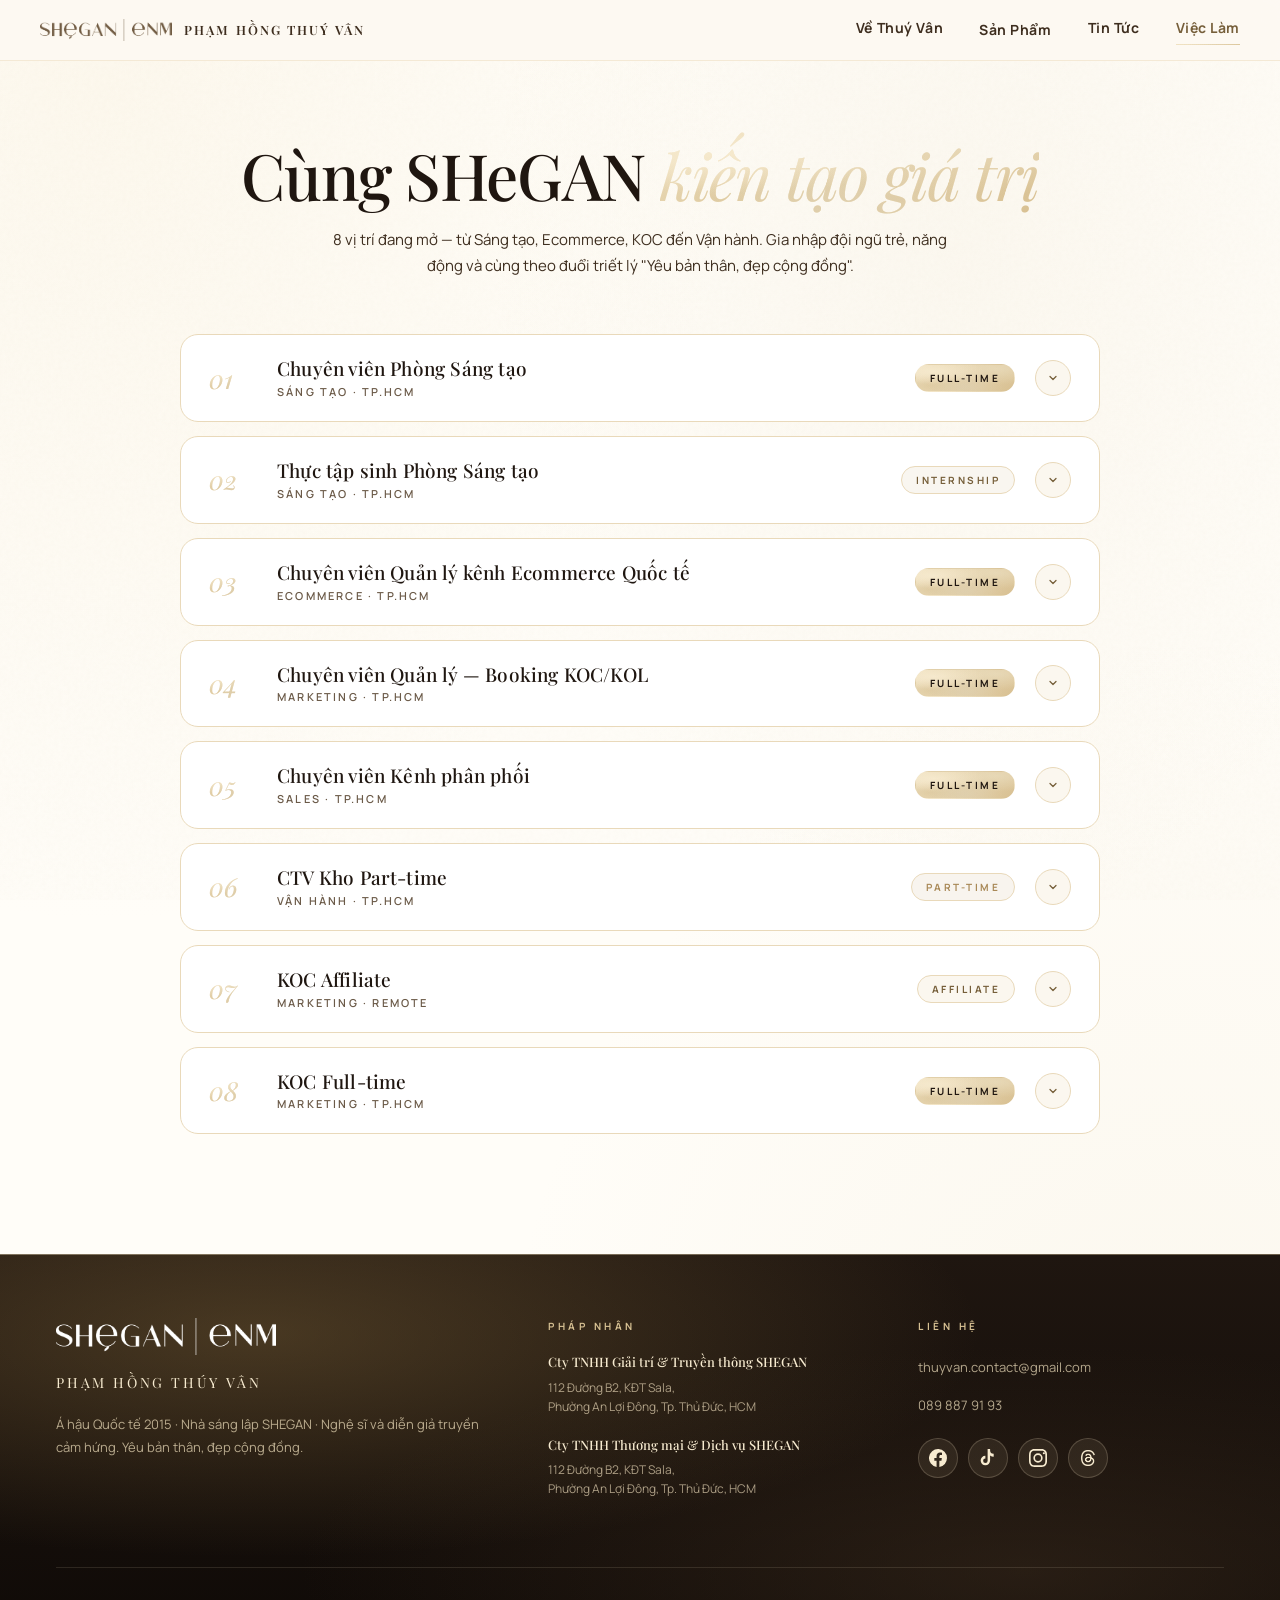
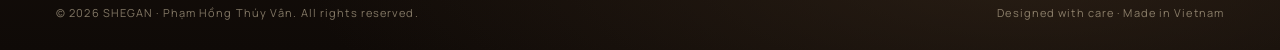
<file: careers.html>
<!DOCTYPE html>
<html lang="vi">
<head>
<meta charset="UTF-8">
<meta name="viewport" content="width=device-width, initial-scale=1.0">
<title>Việc Làm — SHeGAN Vietnam | Phạm Hồng Thúy Vân</title>
<meta name="description" content="SHeGAN Vietnam tuyển dụng nhân sự 2026 — các vị trí Sáng tạo, Ecommerce, Marketing, KOC, Vận hành.">
<link rel="preconnect" href="https://fonts.googleapis.com">
<link rel="preconnect" href="https://fonts.gstatic.com" crossorigin>
<link href="https://fonts.googleapis.com/css2?family=Playfair+Display:ital,wght@0,400;0,500;0,600;0,700;0,800;0,900;1,400;1,500;1,700&family=Manrope:wght@200;300;400;500;600;700;800&display=swap" rel="stylesheet">
<link rel="stylesheet" href="style.css">
<style>
  /* ============ HEADER — GLASS CREAM ============ */
  body { padding-top: 0; }
  .site-header {
    position: relative; width: 100%;
    background: transparent;
    z-index: 1000;
  }
  .brand-name {
    font-family: var(--font-heading);
    font-size: clamp(12px, 1vw, 14px);
    font-weight: 600;
    letter-spacing: 0.16em;
    text-transform: uppercase;
    color: var(--warm-brown);
    white-space: nowrap;
  }
  .brand-logo { height: 22px; width: auto; display: block; }
  .header-nav {
    position: fixed; top: 0; left: 0; right: 0; z-index: 1000;
    background: rgba(253, 249, 242, 0.92);
    backdrop-filter: blur(20px) saturate(1.2);
    -webkit-backdrop-filter: blur(20px) saturate(1.2);
    border-bottom: 1px solid rgba(236, 217, 184, 0.5);
    transition: box-shadow 0.3s ease;
    display: flex; align-items: center; justify-content: space-between;
    padding: 14px 40px;
    gap: 24px;
  }
  .header-nav.scrolled { box-shadow: 0 4px 20px rgba(139, 111, 63, 0.1); }
  .header-brand { display: flex; align-items: center; gap: 12px; text-decoration: none; }
  .header-right { display: flex; align-items: center; gap: 32px; }
  .header-menu { display: flex; gap: 36px; list-style: none; margin: 0; padding: 0; }
  .header-menu a {
    font-family: var(--font-body);
    font-size: 14px; font-weight: 700;
    color: var(--text-soft); text-decoration: none;
    letter-spacing: 0.04em;
    padding: 4px 0; position: relative;
    transition: color 0.3s ease;
  }
  .header-menu a::after {
    content: ''; position: absolute;
    bottom: -4px; left: 0; right: 0;
    height: 1px; background: var(--mesh-gold);
    transform: scaleX(0); transform-origin: right;
    transition: transform 0.4s cubic-bezier(.4,0,.2,1);
  }
  .header-menu a:hover::after { transform: scaleX(1); transform-origin: left; }
  .header-menu a.active { color: var(--antique-gold); }
  .header-menu a.active::after { transform: scaleX(1); }
  .header-utils { display: flex; align-items: center; gap: 8px; }
  .header-icon-btn {
    width: 32px; height: 32px;
    display: inline-flex; align-items: center; justify-content: center;
    background: transparent; border: 1px solid transparent;
    border-radius: 50%; color: var(--warm-brown);
    cursor: pointer; text-decoration: none;
    transition: all 0.3s ease;
  }
  .header-icon-btn:hover {
    background: var(--mesh-gold-subtle);
    border-color: var(--border); color: var(--antique-gold);
  }
  .header-icon-btn svg { width: 16px; height: 16px; }

  main { padding-top: 0; }

  /* ============ CAREERS PAGE ============ */
  .careers-section {
    padding: 140px 40px 120px;
    max-width: 1080px;
    margin: 0 auto;
  }
  .careers-head {
    text-align: center;
    margin-bottom: 56px;
  }
  .careers-head h1 {
    font-family: var(--font-heading);
    font-size: clamp(40px, 5vw, 64px);
    line-height: 1.08;
    letter-spacing: -0.02em;
    color: var(--text);
    font-weight: 500;
    margin: 0 0 18px;
  }
  .careers-head h1 em {
    font-style: italic; font-weight: 400;
    background: var(--mesh-gold);
    -webkit-background-clip: text; background-clip: text;
    color: transparent;
  }
  .careers-head p {
    font-family: var(--font-body);
    font-size: 15px; line-height: 1.7;
    color: var(--text-soft);
    max-width: 620px; margin: 0 auto;
  }
  .careers-tagline {
    font-family: var(--font-body);
    font-size: 11px; font-weight: 700;
    letter-spacing: 0.4em; text-transform: uppercase;
    color: var(--antique-gold);
    margin-bottom: 18px;
  }

  .footer-wrap { width: 100%; padding: 0; }
  .footer-wrap .site-footer { border-radius: 0; }
  .footer-top.footer-top-3col { grid-template-columns: 1.4fr 1fr 1fr; gap: 64px; }

  @media (max-width: 900px) {
    .careers-section { padding: 110px 20px 80px; }
    .careers-head { margin-bottom: 36px; }
    /* Apply button — fit-content on 1 line */
    .job-apply {
      white-space: nowrap;
      letter-spacing: 0.18em !important;
      padding: 11px 20px !important;
      width: auto !important;
      max-width: max-content;
    }
    .footer-top.footer-top-3col { grid-template-columns: 1fr; gap: 32px; }
  }

  /* ============ APPLY MODAL ============ */
  .apply-modal {
    position: fixed; inset: 0; z-index: 2000;
    display: none;
    align-items: center; justify-content: center;
    padding: 24px;
  }
  .apply-modal.is-open { display: flex; }
  .apply-modal__backdrop {
    position: absolute; inset: 0;
    background: rgba(46, 30, 18, 0.55);
    backdrop-filter: blur(6px);
    -webkit-backdrop-filter: blur(6px);
  }
  .apply-modal__dialog {
    position: relative;
    width: 100%; max-width: 480px;
    background: #FDF9F2;
    border: 1px solid rgba(236, 217, 184, 0.7);
    border-radius: 18px;
    box-shadow: 0 30px 80px -20px rgba(46, 30, 18, 0.35);
    padding: 36px 36px 32px;
    max-height: calc(100vh - 48px);
    overflow-y: auto;
    animation: applyModalIn 0.32s cubic-bezier(.4,0,.2,1);
  }
  @keyframes applyModalIn {
    from { opacity: 0; transform: translateY(12px) scale(0.98); }
    to { opacity: 1; transform: translateY(0) scale(1); }
  }
  .apply-modal__close {
    position: absolute; top: 14px; right: 14px;
    width: 36px; height: 36px;
    display: inline-flex; align-items: center; justify-content: center;
    background: transparent; border: 1px solid transparent;
    border-radius: 50%; color: var(--warm-brown);
    cursor: pointer;
    transition: all 0.25s ease;
  }
  .apply-modal__close:hover {
    background: var(--mesh-gold-subtle);
    border-color: var(--border);
    color: var(--antique-gold);
  }
  .apply-modal__close svg { width: 16px; height: 16px; }

  .apply-modal__head { text-align: center; margin-bottom: 22px; }
  .apply-modal__tagline {
    font-family: var(--font-body);
    font-size: 11px; font-weight: 700;
    letter-spacing: 0.4em; text-transform: uppercase;
    color: var(--antique-gold);
    margin-bottom: 10px;
  }
  .apply-modal__title {
    font-family: var(--font-heading);
    font-size: 26px;
    line-height: 1.18;
    letter-spacing: -0.01em;
    font-weight: 500;
    color: var(--text);
    margin: 0 0 8px;
  }
  .apply-modal__position {
    font-family: var(--font-body);
    font-size: 13px; color: var(--text-soft);
    margin: 0;
  }
  .apply-modal__position em {
    font-style: normal; font-weight: 600;
    color: var(--warm-brown);
  }

  .apply-form { display: flex; flex-direction: column; gap: 14px; }
  .apply-field { display: flex; flex-direction: column; gap: 6px; }
  .apply-field label {
    font-family: var(--font-body);
    font-size: 11px; font-weight: 700;
    letter-spacing: 0.12em; text-transform: uppercase;
    color: var(--warm-brown);
  }
  .apply-field label span { color: var(--antique-gold); }
  .apply-field input {
    font-family: var(--font-body);
    font-size: 14px; color: var(--text);
    padding: 12px 14px;
    background: #fff;
    border: 1px solid rgba(236, 217, 184, 0.8);
    border-radius: 10px;
    transition: border-color 0.25s ease, box-shadow 0.25s ease;
    width: 100%;
    box-sizing: border-box;
  }
  .apply-field input::placeholder { color: rgba(139, 111, 63, 0.42); }
  .apply-field input:focus {
    outline: none;
    border-color: var(--antique-gold);
    box-shadow: 0 0 0 3px rgba(212, 175, 122, 0.18);
  }
  .apply-field__hint {
    font-family: var(--font-body);
    font-size: 11px; color: var(--text-soft);
  }

  .apply-form__submit {
    display: inline-flex; align-items: center; justify-content: center; gap: 10px;
    margin-top: 10px;
    padding: 14px 24px;
    font-family: var(--font-body);
    font-size: 12px; font-weight: 700;
    letter-spacing: 0.18em; text-transform: uppercase;
    color: var(--text);
    background: var(--btn-gradient);
    border: none; border-radius: 999px;
    cursor: pointer;
    transition: transform 0.25s ease, box-shadow 0.3s ease;
  }
  .apply-form__submit:hover {
    transform: translateY(-1px);
    box-shadow: 0 12px 28px -10px rgba(184, 142, 90, 0.5);
  }
  .apply-form__submit svg { width: 14px; height: 14px; }

  body.apply-modal-open { overflow: hidden; }

  @media (max-width: 600px) {
    .apply-modal { padding: 12px; align-items: flex-start; }
    .apply-modal__dialog {
      padding: 22px 20px 20px;
      border-radius: 14px;
      max-height: calc(100vh - 24px);
      margin-top: 12px;
    }
    .apply-modal__close { top: 8px; right: 8px; width: 32px; height: 32px; }
    .apply-modal__head { margin-bottom: 16px; }
    .apply-modal__tagline { margin-bottom: 6px; font-size: 10px; letter-spacing: 0.32em; }
    .apply-modal__title { font-size: 20px; line-height: 1.2; margin-bottom: 6px; }
    .apply-modal__position { font-size: 12px; }
    .apply-form { gap: 11px; }
    .apply-field { gap: 4px; }
    .apply-field label { font-size: 10px; letter-spacing: 0.1em; }
    .apply-field input { padding: 10px 12px; font-size: 13px; border-radius: 9px; }
    .apply-field__hint { font-size: 10px; line-height: 1.4; }
    .apply-form__submit { margin-top: 4px; padding: 12px 22px; font-size: 11px; }
  }

  /* ============ HOVER — careers section (desktop only) ============ */
  @media (hover: hover) {
    .careers-section .job-item {
      transition: transform 0.45s cubic-bezier(.4,0,.2,1),
                  box-shadow 0.45s ease,
                  border-color 0.45s ease;
    }
    .careers-section .job-item:hover {
      transform: translateY(-4px);
      border-color: var(--antique-gold);
      box-shadow: 0 22px 48px -24px rgba(184, 142, 90, 0.55);
    }

    .careers-section .job-head { transition: background 0.35s ease; }
    .careers-section .job-item:hover .job-head {
      background: rgba(253, 249, 242, 0.55);
    }

    .careers-section .job-title-wrap h4 {
      transition: color 0.35s ease, transform 0.4s cubic-bezier(.4,0,.2,1);
    }
    .careers-section .job-item:hover .job-title-wrap h4 {
      color: var(--warm-brown);
      transform: translateX(2px);
    }

    .careers-section .job-num {
      transition: transform 0.45s cubic-bezier(.34,1.56,.64,1), letter-spacing 0.35s ease;
    }
    .careers-section .job-item:hover .job-num {
      transform: scale(1.1) translateX(2px);
    }

    .careers-section .job-toggle {
      transition: transform 0.4s ease, background 0.35s ease,
                  color 0.35s ease, border-color 0.35s ease;
    }
    .careers-section .job-item:not(.open):hover .job-toggle {
      background: var(--btn-gradient);
      color: var(--deep-brown);
      border-color: transparent;
    }

    .careers-section .job-badge {
      transition: transform 0.35s ease, box-shadow 0.35s ease;
    }
    .careers-section .job-item:hover .job-badge {
      transform: translateY(-1px);
      box-shadow: 0 6px 14px -6px rgba(184, 142, 90, 0.45);
    }

    .careers-section .job-apply {
      transition: transform 0.3s ease, box-shadow 0.35s ease, letter-spacing 0.35s ease;
    }
    .careers-section .job-apply:hover {
      transform: translateY(-2px);
      box-shadow: 0 14px 32px -10px rgba(184, 142, 90, 0.55);
      letter-spacing: 0.3em;
    }
  }
</style>
</head>
<body>

<header class="site-header">
  <nav class="header-nav" id="siteHeader">
    <a href="index.html" class="header-brand">
      <img src="assets/logo-enm.webp" alt="SHEGAN ENM" class="brand-logo">
      <span class="brand-name">Phạm Hồng Thuý Vân</span>
    </a>
    <div class="header-right">
      <ul class="header-menu">
        <li><a href="about.html">Về Thuý Vân</a></li>
        <li class="has-dropdown">
          <a href="music.html">Sản Phẩm
            <svg class="dropdown-caret" viewBox="0 0 12 8" fill="currentColor" aria-hidden="true"><path d="M6 8 0 0h12z"/></svg>
          </a>
          <ul class="header-dropdown">
            <li><a href="music.html">Âm Nhạc</a></li>
            <li><a href="shegan.html">SHeGAN</a></li>
            <li><a href="elearning.html">E-Learning</a></li>
          </ul>
        </li>
        <li><a href="news.html">Tin Tức</a></li>
        <li><a href="careers.html" class="active">Việc Làm</a></li>
      </ul>
    </div>
    <button class="header-hamburger" type="button" aria-label="Mở menu">
      <svg class="icon-open" viewBox="0 0 24 24" fill="none" stroke="currentColor" stroke-width="2.5" stroke-linecap="round"><path d="M4 7h16M4 12h16M4 17h16"/></svg>
      <svg class="icon-close" viewBox="0 0 24 24" fill="none" stroke="currentColor" stroke-width="2.5" stroke-linecap="round"><path d="M6 6l12 12M6 18L18 6"/></svg>
    </button>
  </nav>
</header>

<main>

  <section class="careers-section">
    <div class="careers-head">
      <h1>Cùng SHeGAN <em>kiến tạo giá trị</em></h1>
      <p>8 vị trí đang mở — từ Sáng tạo, Ecommerce, KOC đến Vận hành. Gia nhập đội ngũ trẻ, năng động và cùng theo đuổi triết lý "Yêu bản thân, đẹp cộng đồng".</p>
    </div>

    <div class="job-list">

      <div class="job-item">
        <button class="job-head" type="button" aria-expanded="false">
          <span class="job-num">01</span>
          <div class="job-title-wrap">
            <h4>Chuyên viên Phòng Sáng tạo</h4>
            <div class="job-dept">Sáng tạo · TP.HCM</div>
          </div>
          <span class="job-badge ft">Full-time</span>
          <span class="job-toggle"><svg viewBox="0 0 24 24" fill="none" stroke="currentColor" stroke-width="2.5" stroke-linecap="round" stroke-linejoin="round"><path d="M6 9l6 6 6-6"/></svg></span>
        </button>
        <div class="job-body">
          <div class="job-body-inner">
            <div class="job-section-title">Mô tả công việc</div>
            <ul>
              <li>Lên ý tưởng & sản xuất nội dung sáng tạo cho thương hiệu SHeGAN trên các nền tảng.</li>
              <li>Phối hợp với team thiết kế, video, nhiếp ảnh để hiện thực hoá concept.</li>
              <li>Theo dõi xu hướng beauty / lifestyle và chuyển hoá thành nội dung phù hợp với brand.</li>
              <li>Đo lường hiệu quả nội dung và tối ưu liên tục.</li>
            </ul>
            <div class="job-section-title">Yêu cầu</div>
            <ul>
              <li>2+ năm kinh nghiệm tại agency hoặc in-house brand beauty / lifestyle.</li>
              <li>Khả năng viết tiếng Việt sắc bén, tư duy thẩm mỹ tốt.</li>
              <li>Thành thạo các công cụ sản xuất nội dung (Figma, CapCut, Premiere).</li>
            </ul>
            <a href="mailto:thuyvan.contact@gmail.com?subject=Ứng tuyển — Chuyên viên Phòng Sáng tạo" class="job-apply">
              Ứng tuyển ngay
              <svg viewBox="0 0 24 24" fill="none" stroke="currentColor" stroke-width="2.5" stroke-linecap="round" stroke-linejoin="round"><path d="M5 12h14M13 5l7 7-7 7"/></svg>
            </a>
          </div>
        </div>
      </div>

      <div class="job-item">
        <button class="job-head" type="button" aria-expanded="false">
          <span class="job-num">02</span>
          <div class="job-title-wrap">
            <h4>Thực tập sinh Phòng Sáng tạo</h4>
            <div class="job-dept">Sáng tạo · TP.HCM</div>
          </div>
          <span class="job-badge intern">Internship</span>
          <span class="job-toggle"><svg viewBox="0 0 24 24" fill="none" stroke="currentColor" stroke-width="2.5" stroke-linecap="round" stroke-linejoin="round"><path d="M6 9l6 6 6-6"/></svg></span>
        </button>
        <div class="job-body">
          <div class="job-body-inner">
            <div class="job-section-title">Mô tả công việc</div>
            <ul>
              <li>Hỗ trợ team sáng tạo trong việc lên ý tưởng và sản xuất nội dung hằng ngày.</li>
              <li>Tham gia các buổi shooting, edit nội dung ngắn cho social.</li>
              <li>Học hỏi quy trình làm việc của brand beauty cao cấp.</li>
            </ul>
            <div class="job-section-title">Yêu cầu</div>
            <ul>
              <li>Sinh viên năm 3-4 hoặc mới tốt nghiệp các ngành Marketing, Truyền thông, Thiết kế.</li>
              <li>Đam mê làm đẹp, có tư duy hình ảnh và viết tốt.</li>
              <li>Cam kết làm việc full-time tối thiểu 3 tháng.</li>
            </ul>
            <a href="mailto:thuyvan.contact@gmail.com?subject=Ứng tuyển — Thực tập sinh Phòng Sáng tạo" class="job-apply">
              Ứng tuyển ngay
              <svg viewBox="0 0 24 24" fill="none" stroke="currentColor" stroke-width="2.5" stroke-linecap="round" stroke-linejoin="round"><path d="M5 12h14M13 5l7 7-7 7"/></svg>
            </a>
          </div>
        </div>
      </div>

      <div class="job-item">
        <button class="job-head" type="button" aria-expanded="false">
          <span class="job-num">03</span>
          <div class="job-title-wrap">
            <h4>Chuyên viên Quản lý kênh Ecommerce Quốc tế</h4>
            <div class="job-dept">Ecommerce · TP.HCM</div>
          </div>
          <span class="job-badge ft">Full-time</span>
          <span class="job-toggle"><svg viewBox="0 0 24 24" fill="none" stroke="currentColor" stroke-width="2.5" stroke-linecap="round" stroke-linejoin="round"><path d="M6 9l6 6 6-6"/></svg></span>
        </button>
        <div class="job-body">
          <div class="job-body-inner">
            <div class="job-section-title">Mô tả công việc</div>
            <ul>
              <li>Quản lý và phát triển các kênh ecommerce quốc tế (Amazon, Shopee International, TikTok Shop Global).</li>
              <li>Tối ưu listing, hình ảnh, copy sản phẩm theo từng thị trường.</li>
              <li>Lên kế hoạch chiến dịch quốc tế, phối hợp với KOC/influencer ngoài Việt Nam.</li>
              <li>Báo cáo hiệu quả & doanh thu định kỳ.</li>
            </ul>
            <div class="job-section-title">Yêu cầu</div>
            <ul>
              <li>3+ năm kinh nghiệm vận hành ecommerce, ưu tiên có kinh nghiệm thị trường quốc tế.</li>
              <li>Tiếng Anh giao tiếp tốt (TOEIC 750+ hoặc tương đương).</li>
              <li>Hiểu thuật toán & xu hướng các nền tảng global.</li>
            </ul>
            <a href="mailto:thuyvan.contact@gmail.com?subject=Ứng tuyển — Chuyên viên Quản lý kênh Ecommerce Quốc tế" class="job-apply">
              Ứng tuyển ngay
              <svg viewBox="0 0 24 24" fill="none" stroke="currentColor" stroke-width="2.5" stroke-linecap="round" stroke-linejoin="round"><path d="M5 12h14M13 5l7 7-7 7"/></svg>
            </a>
          </div>
        </div>
      </div>

      <div class="job-item">
        <button class="job-head" type="button" aria-expanded="false">
          <span class="job-num">04</span>
          <div class="job-title-wrap">
            <h4>Chuyên viên Quản lý — Booking KOC/KOL</h4>
            <div class="job-dept">Marketing · TP.HCM</div>
          </div>
          <span class="job-badge ft">Full-time</span>
          <span class="job-toggle"><svg viewBox="0 0 24 24" fill="none" stroke="currentColor" stroke-width="2.5" stroke-linecap="round" stroke-linejoin="round"><path d="M6 9l6 6 6-6"/></svg></span>
        </button>
        <div class="job-body">
          <div class="job-body-inner">
            <div class="job-section-title">Mô tả công việc</div>
            <ul>
              <li>Tìm kiếm, đàm phán và quản lý hợp tác với mạng lưới KOC/KOL.</li>
              <li>Lên kế hoạch chiến dịch booking, brief sản phẩm, theo dõi tiến độ deliverable.</li>
              <li>Đo lường hiệu quả từng KOC/KOL và tối ưu portfolio hợp tác.</li>
            </ul>
            <div class="job-section-title">Yêu cầu</div>
            <ul>
              <li>2+ năm kinh nghiệm booking/influencer marketing trong ngành beauty hoặc lifestyle.</li>
              <li>Mạng lưới KOC/KOL rộng, kỹ năng đàm phán tốt.</li>
              <li>Kỹ năng phân tích số liệu hiệu quả chiến dịch.</li>
            </ul>
            <a href="mailto:thuyvan.contact@gmail.com?subject=Ứng tuyển — Chuyên viên Quản lý Booking KOC KOL" class="job-apply">
              Ứng tuyển ngay
              <svg viewBox="0 0 24 24" fill="none" stroke="currentColor" stroke-width="2.5" stroke-linecap="round" stroke-linejoin="round"><path d="M5 12h14M13 5l7 7-7 7"/></svg>
            </a>
          </div>
        </div>
      </div>

      <div class="job-item">
        <button class="job-head" type="button" aria-expanded="false">
          <span class="job-num">05</span>
          <div class="job-title-wrap">
            <h4>Chuyên viên Kênh phân phối</h4>
            <div class="job-dept">Sales · TP.HCM</div>
          </div>
          <span class="job-badge ft">Full-time</span>
          <span class="job-toggle"><svg viewBox="0 0 24 24" fill="none" stroke="currentColor" stroke-width="2.5" stroke-linecap="round" stroke-linejoin="round"><path d="M6 9l6 6 6-6"/></svg></span>
        </button>
        <div class="job-body">
          <div class="job-body-inner">
            <div class="job-section-title">Mô tả công việc</div>
            <ul>
              <li>Phát triển hệ thống đại lý, nhà phân phối offline cho SHeGAN trên toàn quốc.</li>
              <li>Quản lý quan hệ đại lý, hỗ trợ trưng bày, đào tạo sản phẩm.</li>
              <li>Đàm phán hợp đồng, theo dõi doanh số từng kênh.</li>
            </ul>
            <div class="job-section-title">Yêu cầu</div>
            <ul>
              <li>2+ năm kinh nghiệm phát triển kênh phân phối FMCG / beauty.</li>
              <li>Có sẵn network đại lý là một lợi thế lớn.</li>
              <li>Sẵn sàng đi công tác tỉnh.</li>
            </ul>
            <a href="mailto:thuyvan.contact@gmail.com?subject=Ứng tuyển — Chuyên viên Kênh phân phối" class="job-apply">
              Ứng tuyển ngay
              <svg viewBox="0 0 24 24" fill="none" stroke="currentColor" stroke-width="2.5" stroke-linecap="round" stroke-linejoin="round"><path d="M5 12h14M13 5l7 7-7 7"/></svg>
            </a>
          </div>
        </div>
      </div>

      <div class="job-item">
        <button class="job-head" type="button" aria-expanded="false">
          <span class="job-num">06</span>
          <div class="job-title-wrap">
            <h4>CTV Kho Part-time</h4>
            <div class="job-dept">Vận hành · TP.HCM</div>
          </div>
          <span class="job-badge pt">Part-time</span>
          <span class="job-toggle"><svg viewBox="0 0 24 24" fill="none" stroke="currentColor" stroke-width="2.5" stroke-linecap="round" stroke-linejoin="round"><path d="M6 9l6 6 6-6"/></svg></span>
        </button>
        <div class="job-body">
          <div class="job-body-inner">
            <div class="job-section-title">Mô tả công việc</div>
            <ul>
              <li>Hỗ trợ pick-pack đơn hàng, kiểm kê tồn kho, đóng gói cẩn thận.</li>
              <li>Sắp xếp kho theo SOP, đảm bảo vệ sinh và an toàn.</li>
              <li>Phối hợp với team vận chuyển trong giờ cao điểm.</li>
            </ul>
            <div class="job-section-title">Yêu cầu</div>
            <ul>
              <li>Có thể làm 4-5 buổi/tuần, ưu tiên ca chiều.</li>
              <li>Cẩn thận, trách nhiệm, sức khoẻ tốt.</li>
              <li>Sinh viên hoặc người tìm việc bán thời gian đều OK.</li>
            </ul>
            <a href="mailto:thuyvan.contact@gmail.com?subject=Ứng tuyển — CTV Kho Part-time" class="job-apply">
              Ứng tuyển ngay
              <svg viewBox="0 0 24 24" fill="none" stroke="currentColor" stroke-width="2.5" stroke-linecap="round" stroke-linejoin="round"><path d="M5 12h14M13 5l7 7-7 7"/></svg>
            </a>
          </div>
        </div>
      </div>

      <div class="job-item">
        <button class="job-head" type="button" aria-expanded="false">
          <span class="job-num">07</span>
          <div class="job-title-wrap">
            <h4>KOC Affiliate</h4>
            <div class="job-dept">Marketing · Remote</div>
          </div>
          <span class="job-badge">Affiliate</span>
          <span class="job-toggle"><svg viewBox="0 0 24 24" fill="none" stroke="currentColor" stroke-width="2.5" stroke-linecap="round" stroke-linejoin="round"><path d="M6 9l6 6 6-6"/></svg></span>
        </button>
        <div class="job-body">
          <div class="job-body-inner">
            <div class="job-section-title">Mô tả công việc</div>
            <ul>
              <li>Tham gia chương trình affiliate của SHeGAN — chia sẻ trải nghiệm sản phẩm trên social.</li>
              <li>Nhận hoa hồng theo doanh số đơn hàng từ link/code riêng.</li>
              <li>Được brand hỗ trợ media kit, brief sản phẩm và quà tặng dùng thử.</li>
            </ul>
            <div class="job-section-title">Yêu cầu</div>
            <ul>
              <li>Có kênh social (TikTok, Instagram, YouTube) hoạt động đều đặn.</li>
              <li>Yêu thích & sẵn sàng review sản phẩm beauty thuần chay.</li>
              <li>Không yêu cầu số follower tối thiểu.</li>
            </ul>
            <a href="mailto:thuyvan.contact@gmail.com?subject=Ứng tuyển — KOC Affiliate" class="job-apply">
              Ứng tuyển ngay
              <svg viewBox="0 0 24 24" fill="none" stroke="currentColor" stroke-width="2.5" stroke-linecap="round" stroke-linejoin="round"><path d="M5 12h14M13 5l7 7-7 7"/></svg>
            </a>
          </div>
        </div>
      </div>

      <div class="job-item">
        <button class="job-head" type="button" aria-expanded="false">
          <span class="job-num">08</span>
          <div class="job-title-wrap">
            <h4>KOC Full-time</h4>
            <div class="job-dept">Marketing · TP.HCM</div>
          </div>
          <span class="job-badge ft">Full-time</span>
          <span class="job-toggle"><svg viewBox="0 0 24 24" fill="none" stroke="currentColor" stroke-width="2.5" stroke-linecap="round" stroke-linejoin="round"><path d="M6 9l6 6 6-6"/></svg></span>
        </button>
        <div class="job-body">
          <div class="job-body-inner">
            <div class="job-section-title">Mô tả công việc</div>
            <ul>
              <li>Trở thành gương mặt KOC chính thức của SHeGAN — sản xuất content review, livestream định kỳ.</li>
              <li>Đại diện brand tại các sự kiện, fanmeet, ra mắt sản phẩm.</li>
              <li>Phối hợp với team marketing xây dựng nội dung dài hạn.</li>
            </ul>
            <div class="job-section-title">Yêu cầu</div>
            <ul>
              <li>Có ngoại hình ưa nhìn, kỹ năng giao tiếp & livestream tốt.</li>
              <li>Có kinh nghiệm review beauty hoặc background tương tự là ưu tiên.</li>
              <li>Cam kết hợp tác lâu dài, làm việc full-time tại văn phòng SHeGAN.</li>
            </ul>
            <a href="mailto:thuyvan.contact@gmail.com?subject=Ứng tuyển — KOC Full-time" class="job-apply">
              Ứng tuyển ngay
              <svg viewBox="0 0 24 24" fill="none" stroke="currentColor" stroke-width="2.5" stroke-linecap="round" stroke-linejoin="round"><path d="M5 12h14M13 5l7 7-7 7"/></svg>
            </a>
          </div>
        </div>
      </div>

    </div>
  </section>

</main>

<div class="footer-wrap">
  <footer class="site-footer">
    <div class="footer-top footer-top-3col">
      <div class="footer-brand-col">
        <img src="assets/logo-enm.webp" alt="SHEGAN ENM" class="brand-img on-dark" style="max-width: 220px; margin-bottom: 16px;">
        <div class="footer-name">Phạm Hồng Thúy Vân</div>
        <p>Á hậu Quốc tế 2015 · Nhà sáng lập SHEGAN · Nghệ sĩ và diễn giả truyền cảm hứng. Yêu bản thân, đẹp cộng đồng.</p>
      </div>

      <div class="footer-col">
        <div class="footer-col-title">Pháp nhân</div>
        <div class="footer-company">
          <div class="footer-company-name">Cty TNHH Giải trí &amp; Truyền thông SHEGAN</div>
          <div class="footer-company-addr">112 Đường B2, KĐT Sala,<br>Phường An Lợi Đông, Tp. Thủ Đức, HCM</div>
        </div>
        <div class="footer-company">
          <div class="footer-company-name">Cty TNHH Thương mại &amp; Dịch vụ SHEGAN</div>
          <div class="footer-company-addr">112 Đường B2, KĐT Sala,<br>Phường An Lợi Đông, Tp. Thủ Đức, HCM</div>
        </div>
      </div>

      <div class="footer-col">
        <div class="footer-col-title">Liên hệ</div>
        <ul>
          <li><a href="mailto:thuyvan.contact@gmail.com">thuyvan.contact@gmail.com</a></li>
          <li><a href="tel:0898879193">089 887 91 93</a></li>
        </ul>
        <div class="footer-socials">
          <a href="https://www.facebook.com/phamhongthuyvan" target="_blank" rel="noopener" class="social-btn" aria-label="Facebook">
            <svg viewBox="0 0 24 24" fill="currentColor"><path d="M24 12a12 12 0 1 0-13.9 11.9v-8.4H7.1V12h3v-2.6c0-3 1.8-4.6 4.5-4.6 1.3 0 2.7.2 2.7.2v2.9h-1.5c-1.5 0-2 .9-2 1.9V12h3.3l-.5 3.5h-2.8v8.4A12 12 0 0 0 24 12z"/></svg>
          </a>
          <a href="https://www.tiktok.com/@phamhong.thuyvan" target="_blank" rel="noopener" class="social-btn" aria-label="TikTok">
            <svg viewBox="0 0 24 24" fill="currentColor"><path d="M19.6 6.3a4.8 4.8 0 0 1-4.8-4.8V0h-3.3v15.5a3 3 0 1 1-3-3v-3.4a6.3 6.3 0 1 0 6.3 6.3V8.8a8 8 0 0 0 4.8 1.6V7.1c-.2-.2-.4-.5 0-.8z"/></svg>
          </a>
          <a href="https://www.instagram.com/phamhongthuyvan/" target="_blank" rel="noopener" class="social-btn" aria-label="Instagram">
            <svg viewBox="0 0 24 24" fill="currentColor"><path d="M12 2.2c3.2 0 3.6 0 4.8.1 1.2.1 1.8.2 2.2.4.6.2 1 .5 1.4.9.4.4.7.9.9 1.4.2.4.4 1.1.4 2.2.1 1.2.1 1.6.1 4.8s0 3.6-.1 4.8c-.1 1.2-.2 1.8-.4 2.2-.2.6-.5 1-.9 1.4-.4.4-.9.7-1.4.9-.4.2-1.1.4-2.2.4-1.2.1-1.6.1-4.8.1s-3.6 0-4.8-.1c-1.2-.1-1.8-.2-2.2-.4-.6-.2-1-.5-1.4-.9-.4-.4-.7-.9-.9-1.4-.2-.4-.4-1.1-.4-2.2-.1-1.2-.1-1.6-.1-4.8s0-3.6.1-4.8c.1-1.2.2-1.8.4-2.2.2-.6.5-1 .9-1.4.4-.4.9-.7 1.4-.9.4-.2 1.1-.4 2.2-.4 1.2-.1 1.6-.1 4.8-.1M12 0C8.7 0 8.3 0 7.1.1 5.8.1 5 .3 4.2.6c-.8.3-1.5.7-2.2 1.4C1.3 2.7.9 3.4.6 4.2.3 5 .1 5.8.1 7.1 0 8.3 0 8.7 0 12s0 3.7.1 4.9c.1 1.3.3 2.1.6 2.9.3.8.7 1.5 1.4 2.2.7.7 1.4 1.1 2.2 1.4.8.3 1.6.5 2.9.6C8.3 24 8.7 24 12 24s3.7 0 4.9-.1c1.3-.1 2.1-.3 2.9-.6.8-.3 1.5-.7 2.2-1.4.7-.7 1.1-1.4 1.4-2.2.3-.8.5-1.6.6-2.9.1-1.3.1-1.7.1-4.9s0-3.7-.1-4.9c-.1-1.3-.3-2.1-.6-2.9-.3-.8-.7-1.5-1.4-2.2C21.3 1.3 20.6.9 19.8.6 19 .3 18.2.1 16.9.1 15.7 0 15.3 0 12 0zm0 5.8a6.2 6.2 0 1 0 0 12.4 6.2 6.2 0 0 0 0-12.4zm0 10.2a4 4 0 1 1 0-8 4 4 0 0 1 0 8zM19.8 4.2a1.4 1.4 0 1 0 0 2.9 1.4 1.4 0 0 0 0-2.9z"/></svg>
          </a>
          <a href="https://www.threads.com/@phamhongthuyvan" target="_blank" rel="noopener" class="social-btn" aria-label="Threads">
            <span class="social-img" aria-hidden="true"></span>
          </a>
        </div>
      </div>
    </div>

    <div class="footer-bottom">
      <div class="footer-copy">© 2026 SHEGAN · Phạm Hồng Thúy Vân. All rights reserved.</div>
      <div class="footer-copy">Designed with care · Made in Vietnam</div>
    </div>
  </footer>
</div>

<div class="apply-modal" id="applyModal" aria-hidden="true" role="dialog" aria-labelledby="applyModalTitle" aria-modal="true">
  <div class="apply-modal__backdrop" data-close></div>
  <div class="apply-modal__dialog" role="document">
    <button class="apply-modal__close" type="button" data-close aria-label="Đóng">
      <svg viewBox="0 0 24 24" fill="none" stroke="currentColor" stroke-width="2" stroke-linecap="round"><path d="M6 6l12 12M6 18L18 6"/></svg>
    </button>
    <div class="apply-modal__head">
      <div class="apply-modal__tagline">Ứng tuyển</div>
      <h3 id="applyModalTitle" class="apply-modal__title">Gửi hồ sơ ứng tuyển</h3>
      <p class="apply-modal__position">Vị trí: <em id="applyModalPosition"></em></p>
    </div>
    <form class="apply-form" id="applyForm" novalidate>
      <input type="hidden" name="position" id="applyPosition">
      <div class="apply-field">
        <label for="applyName">Họ và tên <span aria-hidden="true">*</span></label>
        <input type="text" id="applyName" name="name" required autocomplete="name" placeholder="Nguyễn Văn A">
      </div>
      <div class="apply-field">
        <label for="applyPhone">Số điện thoại <span aria-hidden="true">*</span></label>
        <input type="tel" id="applyPhone" name="phone" required autocomplete="tel" placeholder="0xxx xxx xxx" pattern="[0-9+\s\-]{8,}">
      </div>
      <div class="apply-field">
        <label for="applyEmail">Email <span aria-hidden="true">*</span></label>
        <input type="email" id="applyEmail" name="email" required autocomplete="email" placeholder="email@example.com">
      </div>
      <div class="apply-field">
        <label for="applyCv">Link CV <span aria-hidden="true">*</span></label>
        <input type="url" id="applyCv" name="cv" required placeholder="https://drive.google.com/...">
        <span class="apply-field__hint">Google Drive, Dropbox, OneDrive… (đặt quyền xem cho mọi người có link).</span>
      </div>
      <button type="submit" class="apply-form__submit">
        Gửi hồ sơ
        <svg viewBox="0 0 24 24" fill="none" stroke="currentColor" stroke-width="2.5" stroke-linecap="round" stroke-linejoin="round"><path d="M5 12h14M13 5l7 7-7 7"/></svg>
      </button>
    </form>
  </div>
</div>

<script>
  // Sticky header shadow
  (function() {
    var hdr = document.getElementById('siteHeader');
    if (!hdr) return;
    var scrolled = false;
    window.addEventListener('scroll', function() {
      var shouldBeScrolled = window.scrollY > 20;
      if (shouldBeScrolled !== scrolled) {
        scrolled = shouldBeScrolled;
        hdr.classList.toggle('scrolled', scrolled);
      }
    }, { passive: true });
  })();

  // Mobile hamburger toggle
  (function() {
    var hdr = document.getElementById('siteHeader');
    var btn = hdr ? hdr.querySelector('.header-hamburger') : null;
    if (!hdr || !btn) return;
    btn.addEventListener('click', function() {
      hdr.classList.toggle('menu-open');
    });
    hdr.querySelectorAll('.header-menu a').forEach(function(a) {
      a.addEventListener('click', function() {
        hdr.classList.remove('menu-open');
      });
    });
  })();

  // Job accordion — toggle expand/collapse
  document.querySelectorAll('.job-head').forEach(function(head) {
    head.addEventListener('click', function() {
      var item = head.closest('.job-item');
      var open = item.classList.toggle('open');
      head.setAttribute('aria-expanded', open ? 'true' : 'false');
    });
  });

  // Apply modal — open on "Ứng tuyển ngay" click, submit via mailto
  (function() {
    var modal = document.getElementById('applyModal');
    if (!modal) return;
    var posLabel = document.getElementById('applyModalPosition');
    var posInput = document.getElementById('applyPosition');
    var form = document.getElementById('applyForm');
    var lastTrigger = null;

    function openModal(position) {
      posLabel.textContent = position || '';
      posInput.value = position || '';
      modal.classList.add('is-open');
      modal.setAttribute('aria-hidden', 'false');
      document.body.classList.add('apply-modal-open');
      setTimeout(function() {
        var first = form.querySelector('input:not([type=hidden])');
        if (first) first.focus();
      }, 60);
    }

    function closeModal() {
      modal.classList.remove('is-open');
      modal.setAttribute('aria-hidden', 'true');
      document.body.classList.remove('apply-modal-open');
      form.reset();
      if (lastTrigger) lastTrigger.focus();
    }

    document.querySelectorAll('.job-apply').forEach(function(link) {
      link.addEventListener('click', function(e) {
        var label = (link.textContent || '').trim();
        if (label.indexOf('Ứng tuyển') !== 0) return; // affiliate giữ nguyên flow mailto
        e.preventDefault();
        lastTrigger = link;
        var item = link.closest('.job-item');
        var titleEl = item ? item.querySelector('h4') : null;
        openModal(titleEl ? titleEl.textContent.trim() : '');
      });
    });

    modal.querySelectorAll('[data-close]').forEach(function(el) {
      el.addEventListener('click', closeModal);
    });

    document.addEventListener('keydown', function(e) {
      if (e.key === 'Escape' && modal.classList.contains('is-open')) closeModal();
    });

    form.addEventListener('submit', function(e) {
      e.preventDefault();
      if (!form.checkValidity()) {
        form.reportValidity();
        return;
      }
      var data = new FormData(form);
      var position = data.get('position') || '';
      var subject = 'Ứng tuyển — ' + position;
      var email = data.get('email');
      var body =
        'Vị trí: ' + position + '\n' +
        'Họ và tên: ' + data.get('name') + '\n' +
        'Số điện thoại: ' + data.get('phone') + '\n' +
        (email ? 'Email: ' + email + '\n' : '') +
        'Link CV: ' + data.get('cv') + '\n';
      var mailto = 'mailto:thuyvan.contact@gmail.com'
        + '?subject=' + encodeURIComponent(subject)
        + '&body=' + encodeURIComponent(body);
      window.location.href = mailto;
      closeModal();
    });
  })();
</script>

</body>
</html>
</file>
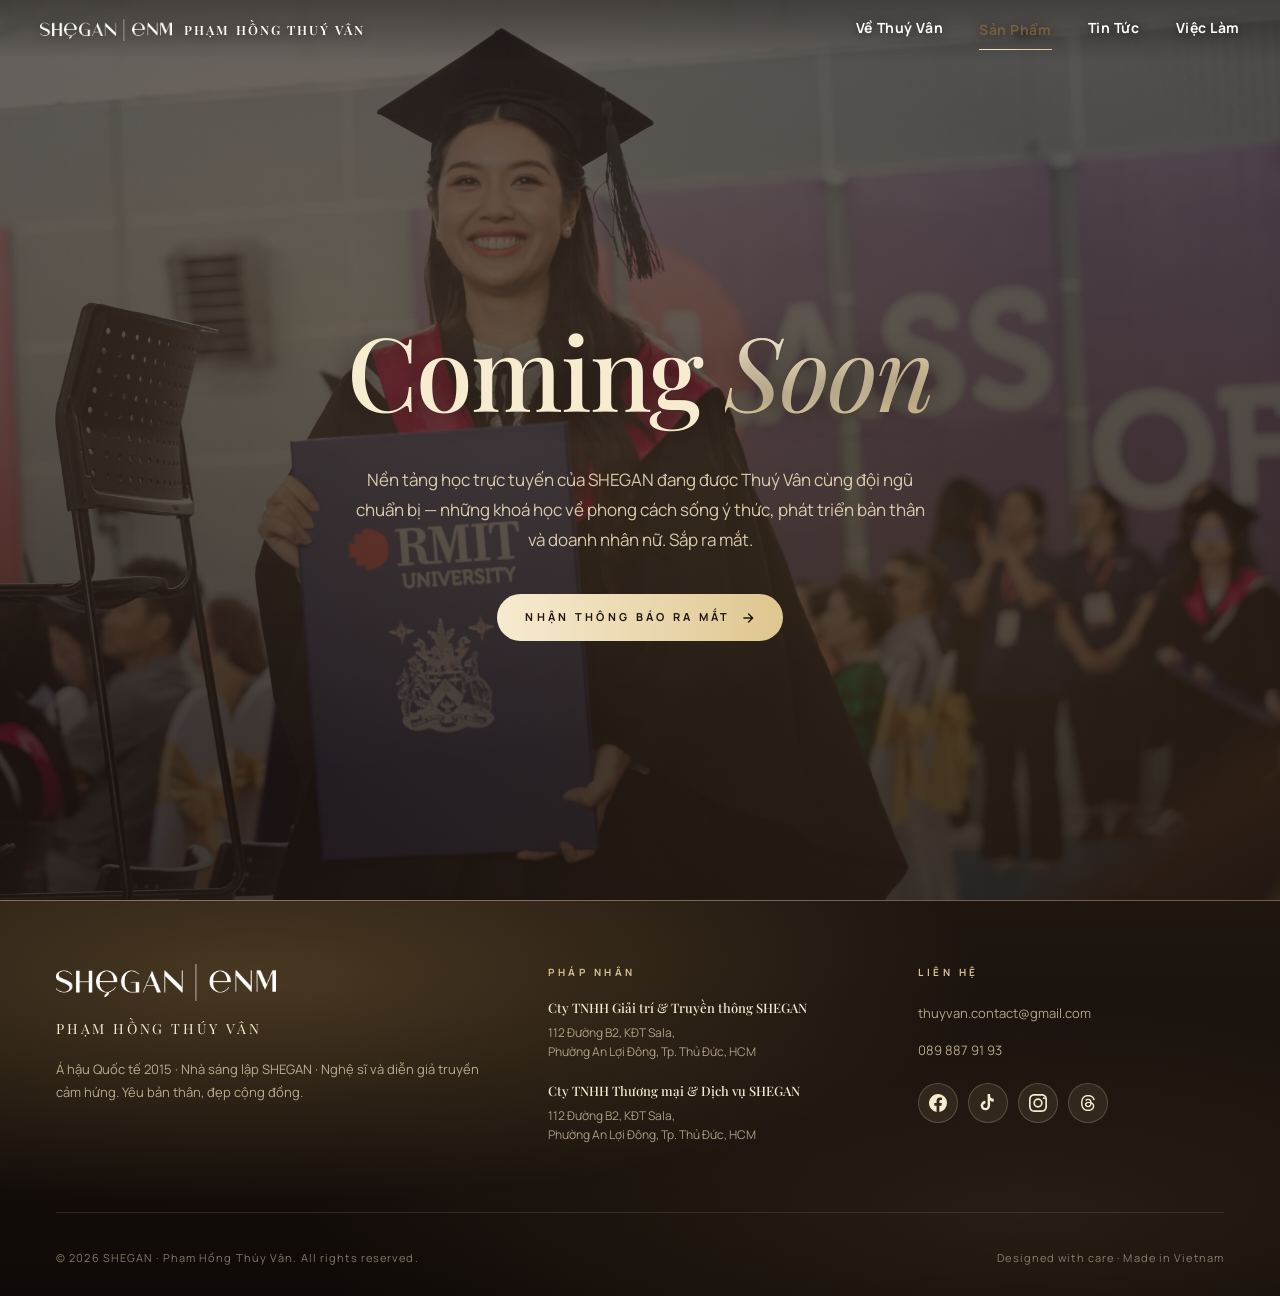
<file: elearning.html>
<!DOCTYPE html>
<html lang="vi">
<head>
<meta charset="UTF-8">
<meta name="viewport" content="width=device-width, initial-scale=1.0">
<title>E-Learning — Phạm Hồng Thúy Vân</title>
<meta name="description" content="E-Learning của SHEGAN — sắp ra mắt.">
<link rel="preconnect" href="https://fonts.googleapis.com">
<link rel="preconnect" href="https://fonts.gstatic.com" crossorigin>
<link href="https://fonts.googleapis.com/css2?family=Playfair+Display:ital,wght@0,400;0,500;0,600;0,700;0,800;0,900;1,400;1,500;1,700&family=Manrope:wght@200;300;400;500;600;700;800&display=swap" rel="stylesheet">
<link rel="stylesheet" href="style.css">
<style>
  /* ============ HEADER — TRANSPARENT OVERLAY ON DARK COMING-SOON ============ */
  body { padding-top: 0; }
  .site-header {
    position: relative; width: 100%;
    background: transparent;
    z-index: 1000;
  }
  .brand-name {
    font-family: var(--font-heading);
    font-size: clamp(12px, 1vw, 14px);
    font-weight: 600;
    letter-spacing: 0.16em;
    text-transform: uppercase;
    color: var(--porcelain);
    white-space: nowrap;
    text-shadow: 0 1px 10px rgba(15, 10, 7, 0.5);
  }
  .brand-logo {
    height: 22px; width: auto; display: block;
    filter: brightness(0) invert(1) drop-shadow(0 1px 6px rgba(15, 10, 7, 0.5));
  }
  .header-nav {
    position: fixed; top: 0; left: 0; right: 0; z-index: 1000;
    background: linear-gradient(180deg, rgba(15, 10, 7, 0.38) 0%, rgba(15, 10, 7, 0.15) 65%, transparent 100%);
    border-bottom: none;
    transition: background 0.35s ease, box-shadow 0.35s ease;
    display: flex; align-items: center; justify-content: space-between;
    padding: 14px 40px;
    gap: 24px;
  }
  .header-nav.scrolled {
    background: rgba(253, 249, 242, 0.92);
    backdrop-filter: blur(20px) saturate(1.2);
    -webkit-backdrop-filter: blur(20px) saturate(1.2);
    border-bottom: 1px solid rgba(236, 217, 184, 0.5);
    box-shadow: 0 4px 20px rgba(139, 111, 63, 0.1);
  }
  .header-nav.scrolled .brand-name { color: var(--warm-brown); text-shadow: none; }
  .header-nav.scrolled .brand-logo { filter: none; }
  .header-nav.scrolled .header-menu a { color: var(--text-soft); text-shadow: none; }
  .header-nav.scrolled .header-icon-btn { color: var(--warm-brown); filter: none; }
  .header-nav.scrolled .header-icon-btn:hover {
    background: var(--mesh-gold-subtle);
    border-color: var(--border); color: var(--antique-gold);
  }
  .header-brand { display: flex; align-items: center; gap: 12px; text-decoration: none; }
  .header-right { display: flex; align-items: center; gap: 32px; }
  .header-menu { display: flex; gap: 36px; list-style: none; margin: 0; padding: 0; }
  .header-menu a {
    font-family: var(--font-body);
    font-size: 14px; font-weight: 700;
    color: var(--porcelain); text-decoration: none;
    letter-spacing: 0.04em;
    padding: 4px 0; position: relative;
    transition: color 0.3s ease;
    text-shadow: 0 1px 10px rgba(15, 10, 7, 0.5);
  }
  .header-menu a::after {
    content: ''; position: absolute;
    bottom: -4px; left: 0; right: 0;
    height: 1px; background: var(--mesh-gold);
    transform: scaleX(0); transform-origin: right;
    transition: transform 0.4s cubic-bezier(.4,0,.2,1);
  }
  .header-menu a:hover::after { transform: scaleX(1); transform-origin: left; }
  .header-menu a.active { color: var(--antique-gold); }
  .header-menu a.active::after { transform: scaleX(1); }
  .header-utils { display: flex; align-items: center; gap: 8px; }
  .header-icon-btn {
    width: 32px; height: 32px;
    display: inline-flex; align-items: center; justify-content: center;
    background: transparent; border: 1px solid transparent;
    border-radius: 50%; color: var(--porcelain);
    cursor: pointer; text-decoration: none;
    transition: all 0.3s ease;
    filter: drop-shadow(0 1px 6px rgba(15, 10, 7, 0.5));
  }
  .header-icon-btn:hover {
    background: rgba(253, 249, 242, 0.15);
    border-color: rgba(253, 249, 242, 0.3); color: var(--porcelain);
  }
  .header-icon-btn svg { width: 16px; height: 16px; }

  main { padding-top: 0; }

  /* ============ COMING SOON ============ */
  .coming-soon {
    position: relative;
    min-height: 100vh;
    padding: 160px 40px 100px;
    display: flex; flex-direction: column; justify-content: center; align-items: center;
    text-align: center;
    background:
      linear-gradient(180deg, rgba(15,10,7,0.65) 0%, rgba(31,22,16,0.85) 100%),
      url('assets/beauty/img-9108.webp') center 30% / cover no-repeat;
    color: var(--pearl);
    overflow: hidden;
  }
  .coming-soon::after {
    content: ''; position: absolute; inset: 0;
    background:
      radial-gradient(at 25% 35%, rgba(201,168,118,0.18), transparent 55%),
      radial-gradient(at 75% 65%, rgba(139,111,63,0.18), transparent 55%);
    pointer-events: none;
  }
  .coming-soon > * { position: relative; z-index: 1; }
  .coming-soon-eyebrow {
    font-family: var(--font-body);
    font-size: 11px; font-weight: 700;
    letter-spacing: 0.4em; text-transform: uppercase;
    color: var(--champagne);
    margin-bottom: 32px;
    display: inline-flex; align-items: center; gap: 14px;
  }
  .coming-soon-eyebrow::before,
  .coming-soon-eyebrow::after {
    content: '';
    width: 36px; height: 1px;
    background: var(--mesh-gold);
    opacity: 0.6;
  }
  .coming-soon h1 {
    font-family: var(--font-heading);
    font-size: clamp(56px, 8vw, 120px);
    line-height: 1;
    letter-spacing: -0.02em;
    color: var(--pearl);
    font-weight: 500;
    margin: 0 0 20px;
    text-shadow: 0 2px 24px rgba(15,10,7,0.5);
  }
  .coming-soon h1 em {
    font-style: italic; font-weight: 400;
    background: var(--mesh-gold);
    -webkit-background-clip: text; background-clip: text;
    color: transparent;
  }
  .coming-soon-sub {
    font-family: var(--font-body);
    font-size: 17px; line-height: 1.75;
    color: rgba(244,228,193,0.85);
    max-width: 580px;
    margin: 24px auto 40px;
  }
  .coming-soon-cta {
    display: inline-flex; align-items: center; gap: 10px;
    font-family: var(--font-body);
    font-size: 11px; font-weight: 700;
    letter-spacing: 0.3em; text-transform: uppercase;
    color: var(--deep-brown);
    background: var(--btn-gradient);
    padding: 14px 28px;
    border-radius: 100px;
    text-decoration: none;
    transition: all 0.3s ease;
  }
  .coming-soon-cta:hover {
    transform: translateY(-2px);
    box-shadow: 0 12px 28px rgba(139, 111, 63, 0.35);
  }

  .footer-wrap { width: 100%; padding: 0; }
  .footer-wrap .site-footer { border-radius: 0; }
  .footer-top.footer-top-3col { grid-template-columns: 1.4fr 1fr 1fr; gap: 64px; }

  @media (max-width: 900px) {
    .header-nav { padding: 10px 20px; gap: 12px; flex-wrap: wrap; }
    .header-right { gap: 16px; }
    .header-menu { gap: 16px; flex-wrap: wrap; }
    .header-menu a { font-size: 13px; font-weight: 700; }
    .coming-soon { padding: 120px 24px 80px; }
    .coming-soon-eyebrow::before, .coming-soon-eyebrow::after { width: 24px; }
    .footer-top.footer-top-3col { grid-template-columns: 1fr; gap: 32px; }
  }
</style>
</head>
<body>

<header class="site-header">
  <nav class="header-nav" id="siteHeader">
    <a href="index.html" class="header-brand">
      <img src="assets/logo-enm.webp" alt="SHEGAN ENM" class="brand-logo">
      <span class="brand-name">Phạm Hồng Thuý Vân</span>
    </a>
    <div class="header-right">
      <ul class="header-menu">
        <li><a href="about.html">Về Thuý Vân</a></li>
        <li class="has-dropdown">
          <a href="music.html" class="active">Sản Phẩm
            <svg class="dropdown-caret" viewBox="0 0 12 8" fill="currentColor" aria-hidden="true"><path d="M6 8 0 0h12z"/></svg>
          </a>
          <ul class="header-dropdown">
            <li><a href="music.html">Âm Nhạc</a></li>
            <li><a href="shegan.html">SHeGAN</a></li>
            <li><a href="elearning.html" class="active">E-Learning</a></li>
          </ul>
        </li>
        <li><a href="news.html">Tin Tức</a></li>
        <li><a href="careers.html">Việc Làm</a></li>
      </ul>
    </div>
      <button class="header-hamburger" type="button" aria-label="Mở menu">
        <svg class="icon-open" viewBox="0 0 24 24" fill="none" stroke="currentColor" stroke-width="2.5" stroke-linecap="round"><path d="M4 7h16M4 12h16M4 17h16"/></svg>
        <svg class="icon-close" viewBox="0 0 24 24" fill="none" stroke="currentColor" stroke-width="2.5" stroke-linecap="round"><path d="M6 6l12 12M6 18L18 6"/></svg>
      </button>
  </nav>
</header>

<main>

  <section class="coming-soon">
    <h1>Coming <em>Soon</em></h1>
    <p class="coming-soon-sub">
      Nền tảng học trực tuyến của SHEGAN đang được Thuý Vân cùng đội ngũ chuẩn bị — những khoá học về phong cách sống ý thức, phát triển bản thân và doanh nhân nữ. Sắp ra mắt.
    </p>
    <a href="mailto:thuyvan.contact@gmail.com?subject=Đăng ký nhận thông báo E-Learning" class="coming-soon-cta">
      Nhận thông báo ra mắt
      <svg viewBox="0 0 24 24" fill="none" stroke="currentColor" stroke-width="2.5" stroke-linecap="round" stroke-linejoin="round" width="14" height="14"><path d="M5 12h14M13 5l7 7-7 7"/></svg>
    </a>
  </section>

</main>

<div class="footer-wrap">
  <footer class="site-footer">
    <div class="footer-top footer-top-3col">
      <div class="footer-brand-col">
        <img src="assets/logo-enm.webp" alt="SHEGAN ENM" class="brand-img on-dark" style="max-width: 220px; margin-bottom: 16px;">
        <div class="footer-name">Phạm Hồng Thúy Vân</div>
        <p>Á hậu Quốc tế 2015 · Nhà sáng lập SHEGAN · Nghệ sĩ và diễn giả truyền cảm hứng. Yêu bản thân, đẹp cộng đồng.</p>
      </div>

      <div class="footer-col">
        <div class="footer-col-title">Pháp nhân</div>
        <div class="footer-company">
          <div class="footer-company-name">Cty TNHH Giải trí &amp; Truyền thông SHEGAN</div>
          <div class="footer-company-addr">112 Đường B2, KĐT Sala,<br>Phường An Lợi Đông, Tp. Thủ Đức, HCM</div>
        </div>
        <div class="footer-company">
          <div class="footer-company-name">Cty TNHH Thương mại &amp; Dịch vụ SHEGAN</div>
          <div class="footer-company-addr">112 Đường B2, KĐT Sala,<br>Phường An Lợi Đông, Tp. Thủ Đức, HCM</div>
        </div>
      </div>

      <div class="footer-col">
        <div class="footer-col-title">Liên hệ</div>
        <ul>
          <li><a href="mailto:thuyvan.contact@gmail.com">thuyvan.contact@gmail.com</a></li>
          <li><a href="tel:0898879193">089 887 91 93</a></li>
        </ul>
        <div class="footer-socials">
          <a href="https://www.facebook.com/phamhongthuyvan" target="_blank" rel="noopener" class="social-btn" aria-label="Facebook">
            <svg viewBox="0 0 24 24" fill="currentColor"><path d="M24 12a12 12 0 1 0-13.9 11.9v-8.4H7.1V12h3v-2.6c0-3 1.8-4.6 4.5-4.6 1.3 0 2.7.2 2.7.2v2.9h-1.5c-1.5 0-2 .9-2 1.9V12h3.3l-.5 3.5h-2.8v8.4A12 12 0 0 0 24 12z"/></svg>
          </a>
          <a href="https://www.tiktok.com/@phamhong.thuyvan" target="_blank" rel="noopener" class="social-btn" aria-label="TikTok">
            <svg viewBox="0 0 24 24" fill="currentColor"><path d="M19.6 6.3a4.8 4.8 0 0 1-4.8-4.8V0h-3.3v15.5a3 3 0 1 1-3-3v-3.4a6.3 6.3 0 1 0 6.3 6.3V8.8a8 8 0 0 0 4.8 1.6V7.1c-.2-.2-.4-.5 0-.8z"/></svg>
          </a>
          <a href="https://www.instagram.com/phamhongthuyvan/" target="_blank" rel="noopener" class="social-btn" aria-label="Instagram">
            <svg viewBox="0 0 24 24" fill="currentColor"><path d="M12 2.2c3.2 0 3.6 0 4.8.1 1.2.1 1.8.2 2.2.4.6.2 1 .5 1.4.9.4.4.7.9.9 1.4.2.4.4 1.1.4 2.2.1 1.2.1 1.6.1 4.8s0 3.6-.1 4.8c-.1 1.2-.2 1.8-.4 2.2-.2.6-.5 1-.9 1.4-.4.4-.9.7-1.4.9-.4.2-1.1.4-2.2.4-1.2.1-1.6.1-4.8.1s-3.6 0-4.8-.1c-1.2-.1-1.8-.2-2.2-.4-.6-.2-1-.5-1.4-.9-.4-.4-.7-.9-.9-1.4-.2-.4-.4-1.1-.4-2.2-.1-1.2-.1-1.6-.1-4.8s0-3.6.1-4.8c.1-1.2.2-1.8.4-2.2.2-.6.5-1 .9-1.4.4-.4.9-.7 1.4-.9.4-.2 1.1-.4 2.2-.4 1.2-.1 1.6-.1 4.8-.1M12 0C8.7 0 8.3 0 7.1.1 5.8.1 5 .3 4.2.6c-.8.3-1.5.7-2.2 1.4C1.3 2.7.9 3.4.6 4.2.3 5 .1 5.8.1 7.1 0 8.3 0 8.7 0 12s0 3.7.1 4.9c.1 1.3.3 2.1.6 2.9.3.8.7 1.5 1.4 2.2.7.7 1.4 1.1 2.2 1.4.8.3 1.6.5 2.9.6C8.3 24 8.7 24 12 24s3.7 0 4.9-.1c1.3-.1 2.1-.3 2.9-.6.8-.3 1.5-.7 2.2-1.4.7-.7 1.1-1.4 1.4-2.2.3-.8.5-1.6.6-2.9.1-1.3.1-1.7.1-4.9s0-3.7-.1-4.9c-.1-1.3-.3-2.1-.6-2.9-.3-.8-.7-1.5-1.4-2.2C21.3 1.3 20.6.9 19.8.6 19 .3 18.2.1 16.9.1 15.7 0 15.3 0 12 0zm0 5.8a6.2 6.2 0 1 0 0 12.4 6.2 6.2 0 0 0 0-12.4zm0 10.2a4 4 0 1 1 0-8 4 4 0 0 1 0 8zM19.8 4.2a1.4 1.4 0 1 0 0 2.9 1.4 1.4 0 0 0 0-2.9z"/></svg>
          </a>
          <a href="https://www.threads.com/@phamhongthuyvan" target="_blank" rel="noopener" class="social-btn" aria-label="Threads">
            <span class="social-img" aria-hidden="true"></span>
          </a>
        </div>
      </div>
    </div>

    <div class="footer-bottom">
      <div class="footer-copy">© 2026 SHEGAN · Phạm Hồng Thúy Vân. All rights reserved.</div>
      <div class="footer-copy">Designed with care · Made in Vietnam</div>
    </div>
  </footer>
</div>

<script>
  (function() {
    var hdr = document.getElementById('siteHeader');
    if (!hdr) return;
    var scrolled = false;
    window.addEventListener('scroll', function() {
      var shouldBeScrolled = window.scrollY > 20;
      if (shouldBeScrolled !== scrolled) {
        scrolled = shouldBeScrolled;
        hdr.classList.toggle('scrolled', scrolled);
      }
    }, { passive: true });
  })();

  // Mobile hamburger toggle
  (function() {
    var hdr = document.getElementById('siteHeader');
    var btn = hdr ? hdr.querySelector('.header-hamburger') : null;
    if (!hdr || !btn) return;
    btn.addEventListener('click', function() {
      hdr.classList.toggle('menu-open');
    });
    hdr.querySelectorAll('.header-menu a').forEach(function(a) {
      a.addEventListener('click', function() {
        hdr.classList.remove('menu-open');
      });
    });
  })();

</script>

</body>
</html>
</file>
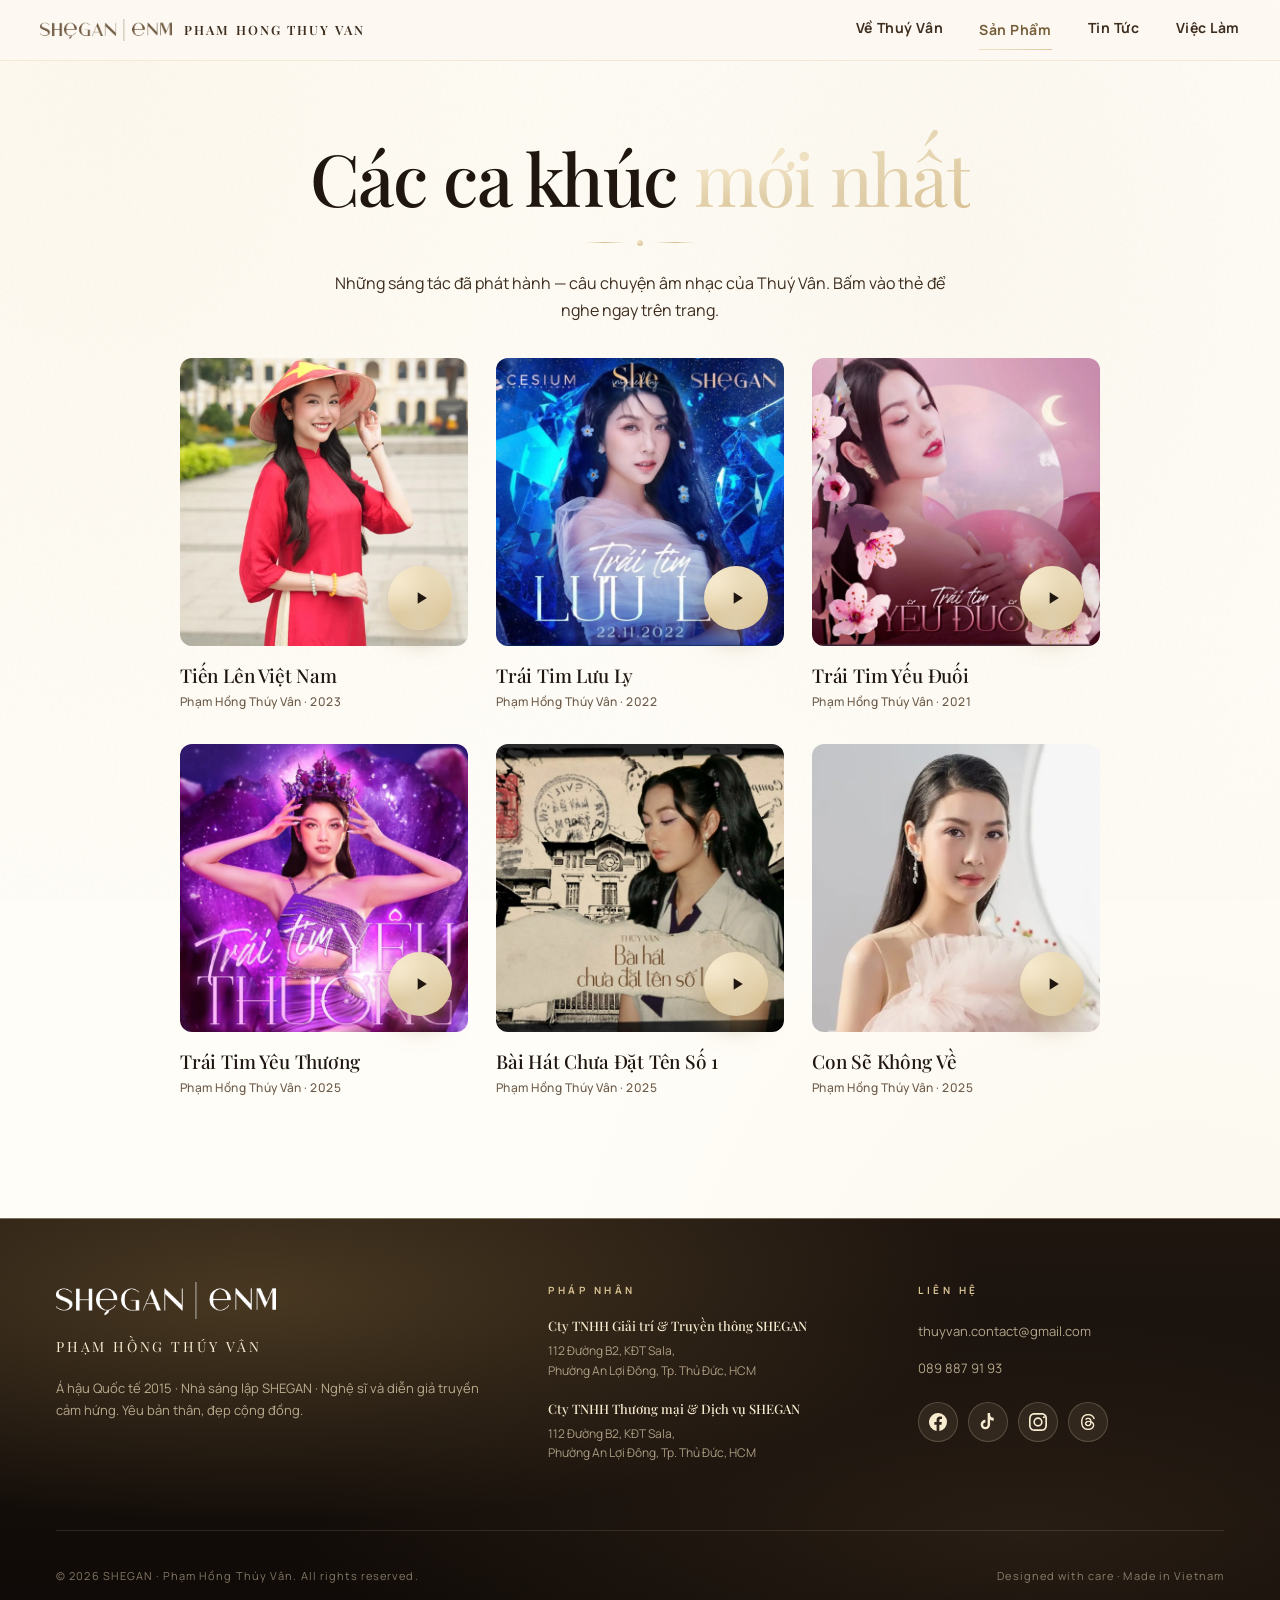
<file: music.html>
<!DOCTYPE html>
<html lang="vi">
<head>
<meta charset="UTF-8">
<meta name="viewport" content="width=device-width, initial-scale=1.0">
<title>Âm Nhạc — Phạm Hồng Thúy Vân</title>
<meta name="description" content="Âm Nhạc — Các ca khúc đã phát hành của Phạm Hồng Thúy Vân. Nghe ngay trên trang.">
<link rel="preconnect" href="https://fonts.googleapis.com">
<link rel="preconnect" href="https://fonts.gstatic.com" crossorigin>
<link href="https://fonts.googleapis.com/css2?family=Playfair+Display:ital,wght@0,400;0,500;0,600;0,700;0,800;0,900;1,400;1,500;1,700&family=Manrope:wght@200;300;400;500;600;700;800&display=swap" rel="stylesheet">
<link rel="stylesheet" href="style.css">
<style>
  /* ============ HEADER — GLASS CREAM (over light section 1) ============ */
  body { padding-top: 0; }
  .site-header {
    position: relative;
    width: 100%;
    background: transparent;
    z-index: 1000;
  }
  .brand-name {
    font-family: var(--font-heading);
    font-size: clamp(12px, 1vw, 14px);
    font-weight: 600;
    letter-spacing: 0.16em;
    text-transform: uppercase;
    color: var(--warm-brown);
    white-space: nowrap;
  }
  .brand-logo { height: 22px; width: auto; display: block; }

  .header-nav {
    position: fixed; top: 0; left: 0; right: 0; z-index: 1000;
    background: rgba(253, 249, 242, 0.92);
    backdrop-filter: blur(20px) saturate(1.2);
    -webkit-backdrop-filter: blur(20px) saturate(1.2);
    border-bottom: 1px solid rgba(236, 217, 184, 0.5);
    transition: box-shadow 0.3s ease;
    display: flex; align-items: center; justify-content: space-between;
    padding: 14px 40px;
    gap: 24px;
  }
  .header-nav.scrolled { box-shadow: 0 4px 20px rgba(139, 111, 63, 0.1); }
  .header-brand { display: flex; align-items: center; gap: 12px; text-decoration: none; }
  .header-right { display: flex; align-items: center; gap: 32px; }
  .header-menu { display: flex; gap: 36px; list-style: none; margin: 0; padding: 0; }
  .header-menu a {
    font-family: var(--font-body);
    font-size: 14px; font-weight: 700;
    color: var(--text-soft); text-decoration: none;
    letter-spacing: 0.04em;
    padding: 4px 0; position: relative;
    transition: color 0.3s ease;
  }
  .header-menu a::after {
    content: ''; position: absolute;
    bottom: -4px; left: 0; right: 0;
    height: 1px; background: var(--mesh-gold);
    transform: scaleX(0); transform-origin: right;
    transition: transform 0.4s cubic-bezier(.4,0,.2,1);
  }
  .header-menu a:hover::after { transform: scaleX(1); transform-origin: left; }
  .header-menu a.active { color: var(--antique-gold); }
  .header-menu a.active::after { transform: scaleX(1); }
  .header-utils { display: flex; align-items: center; gap: 8px; }
  .header-icon-btn {
    width: 32px; height: 32px;
    display: inline-flex; align-items: center; justify-content: center;
    background: transparent; border: 1px solid transparent;
    border-radius: 50%; color: var(--warm-brown);
    cursor: pointer; text-decoration: none;
    transition: all 0.3s ease;
  }
  .header-icon-btn:hover {
    background: var(--mesh-gold-subtle);
    border-color: var(--border); color: var(--antique-gold);
  }
  .header-icon-btn svg { width: 16px; height: 16px; }

  main { padding-top: 0; }

  /* Bỏ section-num "— 01 / Âm Nhạc —" trên cả desktop + mobile */
  .section-header .section-num { display: none !important; }

  /* Music section as section 1 — extra top padding to clear fixed header */
  section.home-section {
    padding: 140px 40px 120px;
    max-width: 1320px; margin: 0 auto;
    position: relative;
  }

  /* ============ MUSIC CARDS — Spotify-style (same as home) ============ */
  .home-section .music-grid {
    display: grid !important;
    grid-template-columns: repeat(3, 1fr);
    gap: 32px 28px;
    max-width: 920px;
    margin: 0 auto;
  }
  .home-section .music-card {
    background: transparent !important;
    border: none !important;
    border-radius: 0 !important;
    padding: 0 !important;
    display: block !important;
    min-height: 0 !important;
    cursor: pointer;
    transition: transform 0.3s ease;
    box-shadow: none !important;
  }
  .home-section .music-card[data-yt]:focus-visible {
    outline: 2px solid var(--antique-gold);
    outline-offset: 6px;
    border-radius: 12px;
  }
  .home-section .music-cover-wrap {
    position: relative;
    aspect-ratio: 1;
    margin-bottom: 18px;
    transition: transform 0.35s ease;
  }
  .home-section .music-card:hover .music-cover-wrap { transform: translateY(-4px); }
  .home-section .music-cover {
    position: absolute; inset: 0;
    background-size: cover; background-position: center;
    border-radius: 12px;
  }
  .home-section .music-play {
    position: absolute;
    right: 16px; bottom: 16px;
    width: 64px; height: 64px;
    border-radius: 50%;
    background: var(--mesh-gold);
    color: var(--deep-brown);
    border: none;
    display: flex; align-items: center; justify-content: center;
    box-shadow: 0 10px 24px rgba(168, 137, 87, 0.55);
    cursor: pointer;
    pointer-events: none;
    transition: transform 0.3s ease, box-shadow 0.3s ease;
  }
  .home-section .music-card:hover .music-play {
    transform: translateY(-4px);
    box-shadow: 0 16px 30px rgba(168, 137, 87, 0.65);
  }
  .home-section .music-play svg {
    width: 20px; height: 20px; fill: currentColor; margin-left: 2px;
  }
  .home-section .music-play .icon-pause { display: none; margin-left: 0; }
  .home-section .music-card.playing .music-play .icon-play { display: none; }
  .home-section .music-card.playing .music-play .icon-pause { display: block; }
  .home-section .music-card.playing .music-play {
    transform: translateY(-4px);
    animation: musicPlayPulse 2.2s ease-in-out infinite;
  }
  .home-section .music-card.playing .music-title { color: var(--royal-gold); }
  @keyframes musicPlayPulse {
    0%, 100% {
      box-shadow: 0 10px 22px rgba(168, 137, 87, 0.6),
                  0 0 0 0 rgba(168, 137, 87, 0.5);
    }
    50% {
      box-shadow: 0 14px 28px rgba(168, 137, 87, 0.75),
                  0 0 0 10px rgba(168, 137, 87, 0);
    }
  }
  .home-section .music-title {
    font-family: var(--font-heading);
    font-size: 19px; font-weight: 500;
    color: var(--deep-brown);
    line-height: 1.25;
    margin: 0 0 4px;
    transition: color 0.3s ease;
  }
  .home-section .music-meta {
    font-family: var(--font-body);
    font-size: 12px; font-weight: 500;
    color: var(--text-muted);
    margin: 0;
    letter-spacing: 0.04em;
  }
  @media (max-width: 900px) {
    .home-section .music-grid { grid-template-columns: repeat(2, 1fr); gap: 22px 14px; }
    .home-section .music-play { width: 52px; height: 52px; right: 12px; bottom: 12px; }
    .home-section .music-title { font-size: 16px; }
    .home-section .music-meta { font-size: 11px; }
  }
  /* Keep 2 columns even on very narrow phones */

  /* Hide the iframe visually but keep it rendered so audio plays */
  .music-player {
    position: absolute;
    width: 1px; height: 1px;
    left: -9999px; top: 0;
    opacity: 0;
    pointer-events: none;
    overflow: hidden;
  }


  /* Footer (3-col synced with other pages) */
  .footer-wrap { width: 100%; padding: 0; }
  .footer-wrap .site-footer { border-radius: 0; }
  .footer-top.footer-top-3col {
    grid-template-columns: 1.4fr 1fr 1fr;
    gap: 64px;
  }

  @media (max-width: 900px) {
    .header-nav { padding: 10px 20px; gap: 12px; flex-wrap: wrap; }
    .header-right { gap: 16px; }
    .header-menu { gap: 16px; flex-wrap: wrap; }
    .header-menu a { font-size: 13px; font-weight: 700; }
    section.home-section { padding: 100px 24px 60px; }
    .footer-top.footer-top-3col { grid-template-columns: 1fr; gap: 32px; }
  }
</style>
</head>
<body>

<!-- ============ HEADER ============ -->
<header class="site-header">
  <div class="header-blur-layer" id="headerBlur"></div>
  <nav class="header-nav" id="siteHeader">
    <a href="index.html" class="header-brand">
      <img src="assets/logo-enm.webp" alt="SHEGAN ENM" class="brand-logo">
      <span class="brand-name">Pham Hong Thuy Van</span>
    </a>
    <div class="header-right">
      <ul class="header-menu">
        <li><a href="about.html">Về Thuý Vân</a></li>
        <li class="has-dropdown">
          <a href="music.html" class="active">Sản Phẩm
            <svg class="dropdown-caret" viewBox="0 0 12 8" fill="currentColor" aria-hidden="true"><path d="M6 8 0 0h12z"/></svg>
          </a>
          <ul class="header-dropdown">
            <li><a href="music.html" class="active">Âm Nhạc</a></li>
            <li><a href="shegan.html">SHeGAN</a></li>
            <li><a href="elearning.html">E-Learning</a></li>
          </ul>
        </li>
        <li><a href="news.html">Tin Tức</a></li>
        <li><a href="careers.html">Việc Làm</a></li>
      </ul>
    </div>
      <button class="header-hamburger" type="button" aria-label="Mở menu">
        <svg class="icon-open" viewBox="0 0 24 24" fill="none" stroke="currentColor" stroke-width="2.5" stroke-linecap="round"><path d="M4 7h16M4 12h16M4 17h16"/></svg>
        <svg class="icon-close" viewBox="0 0 24 24" fill="none" stroke="currentColor" stroke-width="2.5" stroke-linecap="round"><path d="M6 6l12 12M6 18L18 6"/></svg>
      </button>
  </nav>
</header>

<main>

  <!-- ============ SECTION 1 — MUSIC ============ -->
  <section class="home-section" id="music">
    <div class="section-header">
      <span class="section-num">— 01 / Âm Nhạc —</span>
      <h2 class="section-title">Các ca khúc <em>mới nhất</em></h2>
      <div class="divider-ornament"><span></span></div>
      <p class="section-desc">Những sáng tác đã phát hành — câu chuyện âm nhạc của Thuý Vân. Bấm vào thẻ để nghe ngay trên trang.</p>
    </div>

    <div class="music-grid">
      <div class="music-card" data-yt="EUVNz9dcaoA" role="button" tabindex="0" aria-label="Nghe bài Tiến Lên Việt Nam">
        <div class="music-cover-wrap">
          <div class="music-cover" style="background-image: url('assets/music/tien-len-viet-nam.webp');"></div>
          <button class="music-play" type="button" tabindex="-1" aria-hidden="true">
            <svg class="icon-play" viewBox="0 0 24 24"><path d="M8 5v14l11-7z"/></svg>
            <svg class="icon-pause" viewBox="0 0 24 24"><path d="M6 5h4v14H6zM14 5h4v14h-4z"/></svg>
          </button>
        </div>
        <h4 class="music-title">Tiến Lên Việt Nam</h4>
        <p class="music-meta">Phạm Hồng Thúy Vân · 2023</p>
        <div class="music-player" aria-hidden="true"></div>
      </div>

      <div class="music-card" data-yt="vggFAD9AO3U" role="button" tabindex="0" aria-label="Nghe bài Trái Tim Lưu Ly">
        <div class="music-cover-wrap">
          <div class="music-cover" style="background-image: url('assets/music/trai-tim-luu-ly.webp');"></div>
          <button class="music-play" type="button" tabindex="-1" aria-hidden="true">
            <svg class="icon-play" viewBox="0 0 24 24"><path d="M8 5v14l11-7z"/></svg>
            <svg class="icon-pause" viewBox="0 0 24 24"><path d="M6 5h4v14H6zM14 5h4v14h-4z"/></svg>
          </button>
        </div>
        <h4 class="music-title">Trái Tim Lưu Ly</h4>
        <p class="music-meta">Phạm Hồng Thúy Vân · 2022</p>
        <div class="music-player" aria-hidden="true"></div>
      </div>

      <div class="music-card" data-yt="hX4aJ3mgTn8" role="button" tabindex="0" aria-label="Nghe bài Trái Tim Yếu Đuối">
        <div class="music-cover-wrap">
          <div class="music-cover" style="background-image: url('assets/music/trai-tim-yeu-duoi.webp');"></div>
          <button class="music-play" type="button" tabindex="-1" aria-hidden="true">
            <svg class="icon-play" viewBox="0 0 24 24"><path d="M8 5v14l11-7z"/></svg>
            <svg class="icon-pause" viewBox="0 0 24 24"><path d="M6 5h4v14H6zM14 5h4v14h-4z"/></svg>
          </button>
        </div>
        <h4 class="music-title">Trái Tim Yếu Đuối</h4>
        <p class="music-meta">Phạm Hồng Thúy Vân · 2021</p>
        <div class="music-player" aria-hidden="true"></div>
      </div>

      <div class="music-card" data-yt="t0EgveIEtyU" role="button" tabindex="0" aria-label="Nghe bài Trái Tim Yêu Thương">
        <div class="music-cover-wrap">
          <div class="music-cover" style="background-image: url('assets/music/trai-tim-yeu-thuong.webp');"></div>
          <button class="music-play" type="button" tabindex="-1" aria-hidden="true">
            <svg class="icon-play" viewBox="0 0 24 24"><path d="M8 5v14l11-7z"/></svg>
            <svg class="icon-pause" viewBox="0 0 24 24"><path d="M6 5h4v14H6zM14 5h4v14h-4z"/></svg>
          </button>
        </div>
        <h4 class="music-title">Trái Tim Yêu Thương</h4>
        <p class="music-meta">Phạm Hồng Thúy Vân · 2025</p>
        <div class="music-player" aria-hidden="true"></div>
      </div>

      <div class="music-card" data-yt="GyrsOmvOipI" role="button" tabindex="0" aria-label="Nghe bài Bài Hát Chưa Đặt Tên Số 1">
        <div class="music-cover-wrap">
          <div class="music-cover" style="background-image: url('assets/music/bai-hat-chua-dat-ten-so-1.webp');"></div>
          <button class="music-play" type="button" tabindex="-1" aria-hidden="true">
            <svg class="icon-play" viewBox="0 0 24 24"><path d="M8 5v14l11-7z"/></svg>
            <svg class="icon-pause" viewBox="0 0 24 24"><path d="M6 5h4v14H6zM14 5h4v14h-4z"/></svg>
          </button>
        </div>
        <h4 class="music-title">Bài Hát Chưa Đặt Tên Số 1</h4>
        <p class="music-meta">Phạm Hồng Thúy Vân · 2025</p>
        <div class="music-player" aria-hidden="true"></div>
      </div>

      <div class="music-card" data-yt="O7ulohxXrnc" role="button" tabindex="0" aria-label="Nghe bài Con Sẽ Không Về">
        <div class="music-cover-wrap">
          <div class="music-cover" style="background-image: url('assets/music/con-se-khong-ve.webp');"></div>
          <button class="music-play" type="button" tabindex="-1" aria-hidden="true">
            <svg class="icon-play" viewBox="0 0 24 24"><path d="M8 5v14l11-7z"/></svg>
            <svg class="icon-pause" viewBox="0 0 24 24"><path d="M6 5h4v14H6zM14 5h4v14h-4z"/></svg>
          </button>
        </div>
        <h4 class="music-title">Con Sẽ Không Về</h4>
        <p class="music-meta">Phạm Hồng Thúy Vân · 2025</p>
        <div class="music-player" aria-hidden="true"></div>
      </div>

    </div>
  </section>

</main>

<!-- ============ FOOTER ============ -->
<div class="footer-wrap">
  <footer class="site-footer">
    <div class="footer-top footer-top-3col">
      <div class="footer-brand-col">
        <img src="assets/logo-enm.webp" alt="SHEGAN ENM" class="brand-img on-dark" style="max-width: 220px; margin-bottom: 16px;">
        <div class="footer-name">Phạm Hồng Thúy Vân</div>
        <p>Á hậu Quốc tế 2015 · Nhà sáng lập SHEGAN · Nghệ sĩ và diễn giả truyền cảm hứng. Yêu bản thân, đẹp cộng đồng.</p>
      </div>

      <div class="footer-col">
        <div class="footer-col-title">Pháp nhân</div>
        <div class="footer-company">
          <div class="footer-company-name">Cty TNHH Giải trí &amp; Truyền thông SHEGAN</div>
          <div class="footer-company-addr">112 Đường B2, KĐT Sala,<br>Phường An Lợi Đông, Tp. Thủ Đức, HCM</div>
        </div>
        <div class="footer-company">
          <div class="footer-company-name">Cty TNHH Thương mại &amp; Dịch vụ SHEGAN</div>
          <div class="footer-company-addr">112 Đường B2, KĐT Sala,<br>Phường An Lợi Đông, Tp. Thủ Đức, HCM</div>
        </div>
      </div>

      <div class="footer-col">
        <div class="footer-col-title">Liên hệ</div>
        <ul>
          <li><a href="mailto:thuyvan.contact@gmail.com">thuyvan.contact@gmail.com</a></li>
          <li><a href="tel:0898879193">089 887 91 93</a></li>
        </ul>
        <div class="footer-socials">
          <a href="https://www.facebook.com/phamhongthuyvan" target="_blank" rel="noopener" class="social-btn" aria-label="Facebook">
            <svg viewBox="0 0 24 24" fill="currentColor"><path d="M24 12a12 12 0 1 0-13.9 11.9v-8.4H7.1V12h3v-2.6c0-3 1.8-4.6 4.5-4.6 1.3 0 2.7.2 2.7.2v2.9h-1.5c-1.5 0-2 .9-2 1.9V12h3.3l-.5 3.5h-2.8v8.4A12 12 0 0 0 24 12z"/></svg>
          </a>
          <a href="https://www.tiktok.com/@phamhong.thuyvan" target="_blank" rel="noopener" class="social-btn" aria-label="TikTok">
            <svg viewBox="0 0 24 24" fill="currentColor"><path d="M19.6 6.3a4.8 4.8 0 0 1-4.8-4.8V0h-3.3v15.5a3 3 0 1 1-3-3v-3.4a6.3 6.3 0 1 0 6.3 6.3V8.8a8 8 0 0 0 4.8 1.6V7.1c-.2-.2-.4-.5 0-.8z"/></svg>
          </a>
          <a href="https://www.instagram.com/phamhongthuyvan/" target="_blank" rel="noopener" class="social-btn" aria-label="Instagram">
            <svg viewBox="0 0 24 24" fill="currentColor"><path d="M12 2.2c3.2 0 3.6 0 4.8.1 1.2.1 1.8.2 2.2.4.6.2 1 .5 1.4.9.4.4.7.9.9 1.4.2.4.4 1.1.4 2.2.1 1.2.1 1.6.1 4.8s0 3.6-.1 4.8c-.1 1.2-.2 1.8-.4 2.2-.2.6-.5 1-.9 1.4-.4.4-.9.7-1.4.9-.4.2-1.1.4-2.2.4-1.2.1-1.6.1-4.8.1s-3.6 0-4.8-.1c-1.2-.1-1.8-.2-2.2-.4-.6-.2-1-.5-1.4-.9-.4-.4-.7-.9-.9-1.4-.2-.4-.4-1.1-.4-2.2-.1-1.2-.1-1.6-.1-4.8s0-3.6.1-4.8c.1-1.2.2-1.8.4-2.2.2-.6.5-1 .9-1.4.4-.4.9-.7 1.4-.9.4-.2 1.1-.4 2.2-.4 1.2-.1 1.6-.1 4.8-.1M12 0C8.7 0 8.3 0 7.1.1 5.8.1 5 .3 4.2.6c-.8.3-1.5.7-2.2 1.4C1.3 2.7.9 3.4.6 4.2.3 5 .1 5.8.1 7.1 0 8.3 0 8.7 0 12s0 3.7.1 4.9c.1 1.3.3 2.1.6 2.9.3.8.7 1.5 1.4 2.2.7.7 1.4 1.1 2.2 1.4.8.3 1.6.5 2.9.6C8.3 24 8.7 24 12 24s3.7 0 4.9-.1c1.3-.1 2.1-.3 2.9-.6.8-.3 1.5-.7 2.2-1.4.7-.7 1.1-1.4 1.4-2.2.3-.8.5-1.6.6-2.9.1-1.3.1-1.7.1-4.9s0-3.7-.1-4.9c-.1-1.3-.3-2.1-.6-2.9-.3-.8-.7-1.5-1.4-2.2C21.3 1.3 20.6.9 19.8.6 19 .3 18.2.1 16.9.1 15.7 0 15.3 0 12 0zm0 5.8a6.2 6.2 0 1 0 0 12.4 6.2 6.2 0 0 0 0-12.4zm0 10.2a4 4 0 1 1 0-8 4 4 0 0 1 0 8zM19.8 4.2a1.4 1.4 0 1 0 0 2.9 1.4 1.4 0 0 0 0-2.9z"/></svg>
          </a>
          <a href="https://www.threads.com/@phamhongthuyvan" target="_blank" rel="noopener" class="social-btn" aria-label="Threads">
            <span class="social-img" aria-hidden="true"></span>
          </a>
        </div>
      </div>
    </div>

    <div class="footer-bottom">
      <div class="footer-copy">© 2026 SHEGAN · Phạm Hồng Thúy Vân. All rights reserved.</div>
      <div class="footer-copy">Designed with care · Made in Vietnam</div>
    </div>
  </footer>
</div>

<script>
  // Sticky header shadow on scroll
  (function() {
    var hdr = document.getElementById('siteHeader');
    var blur = document.getElementById('headerBlur');
    if (!hdr) return;
    var scrolled = false;
    window.addEventListener('scroll', function() {
      var shouldBeScrolled = window.scrollY > 20;
      if (shouldBeScrolled !== scrolled) {
        scrolled = shouldBeScrolled;
        hdr.classList.toggle('scrolled', scrolled);
        if (blur) blur.classList.toggle('scrolled', scrolled);
      }
    }, { passive: true });
  })();

  // Smooth scroll for in-page anchors
  document.querySelectorAll('a[href^="#"]').forEach(function(a) {
    a.addEventListener('click', function(e) {
      var id = a.getAttribute('href').slice(1);
      if (!id) return;
      var target = document.getElementById(id);
      if (!target) return;
      e.preventDefault();
      var hdr = document.getElementById('siteHeader');
      var hdrH = hdr ? hdr.offsetHeight : 0;
      window.scrollTo({
        top: target.offsetTop - hdrH - 8,
        behavior: 'smooth'
      });
    });
  });

  // Music cards — lazy-load YouTube IFrame API on first play, keep card visual as facade
  (function() {
    var apiLoaded = false;
    var apiReady = false;
    var apiCallbacks = [];
    var players = {};

    function loadApi(cb) {
      if (apiReady) { cb(); return; }
      apiCallbacks.push(cb);
      if (apiLoaded) return;
      apiLoaded = true;
      var tag = document.createElement('script');
      tag.src = 'https://www.youtube.com/iframe_api';
      document.head.appendChild(tag);
    }

    var prevHandler = window.onYouTubeIframeAPIReady;
    window.onYouTubeIframeAPIReady = function() {
      apiReady = true;
      apiCallbacks.forEach(function(cb) { cb(); });
      apiCallbacks = [];
      if (typeof prevHandler === 'function') prevHandler();
    };

    function stopOthers(exceptId) {
      Object.keys(players).forEach(function(id) {
        if (id === exceptId) return;
        var p = players[id];
        if (p && typeof p.stopVideo === 'function') {
          try { p.stopVideo(); } catch (e) {}
        }
        var c = document.querySelector('[data-card-id="' + id + '"]');
        if (c) c.classList.remove('playing');
      });
    }

    function toggle(card) {
      var videoId = card.getAttribute('data-yt');
      if (!videoId) return;
      var cardId = card.getAttribute('data-card-id');
      if (!cardId) {
        cardId = 'ytc-' + Math.random().toString(36).slice(2, 9);
        card.setAttribute('data-card-id', cardId);
      }

      if (players[cardId]) {
        var state = -1;
        try { state = players[cardId].getPlayerState(); } catch (e) {}
        if (state === 1) {
          players[cardId].pauseVideo();
          card.classList.remove('playing');
        } else {
          stopOthers(cardId);
          players[cardId].playVideo();
          card.classList.add('playing');
        }
        return;
      }

      stopOthers(cardId);
      card.classList.add('playing');
      var mount = card.querySelector('.music-player');
      if (!mount) return;
      var mountId = 'ytm-' + cardId;
      mount.innerHTML = '<div id="' + mountId + '"></div>';

      loadApi(function() {
        players[cardId] = new YT.Player(mountId, {
          videoId: videoId,
          playerVars: {
            autoplay: 1, rel: 0, modestbranding: 1, playsinline: 1
          },
          events: {
            onReady: function(e) { e.target.playVideo(); },
            onStateChange: function(e) {
              if (e.data === 0) card.classList.remove('playing');
              else if (e.data === 2) card.classList.remove('playing');
              else if (e.data === 1) card.classList.add('playing');
            }
          }
        });
      });
    }

    document.querySelectorAll('.music-card[data-yt]').forEach(function(card) {
      card.addEventListener('click', function(e) {
        if (e.target.closest('.music-player')) return;
        toggle(card);
      });
      card.addEventListener('keydown', function(e) {
        if (e.key === 'Enter' || e.key === ' ') {
          e.preventDefault();
          toggle(card);
        }
      });
    });
  })();

  // Mobile hamburger toggle
  (function() {
    var hdr = document.getElementById('siteHeader');
    var btn = hdr ? hdr.querySelector('.header-hamburger') : null;
    if (!hdr || !btn) return;
    btn.addEventListener('click', function() {
      hdr.classList.toggle('menu-open');
    });
    hdr.querySelectorAll('.header-menu a').forEach(function(a) {
      a.addEventListener('click', function() {
        hdr.classList.remove('menu-open');
      });
    });
  })();

</script>

</body>
</html>
</file>
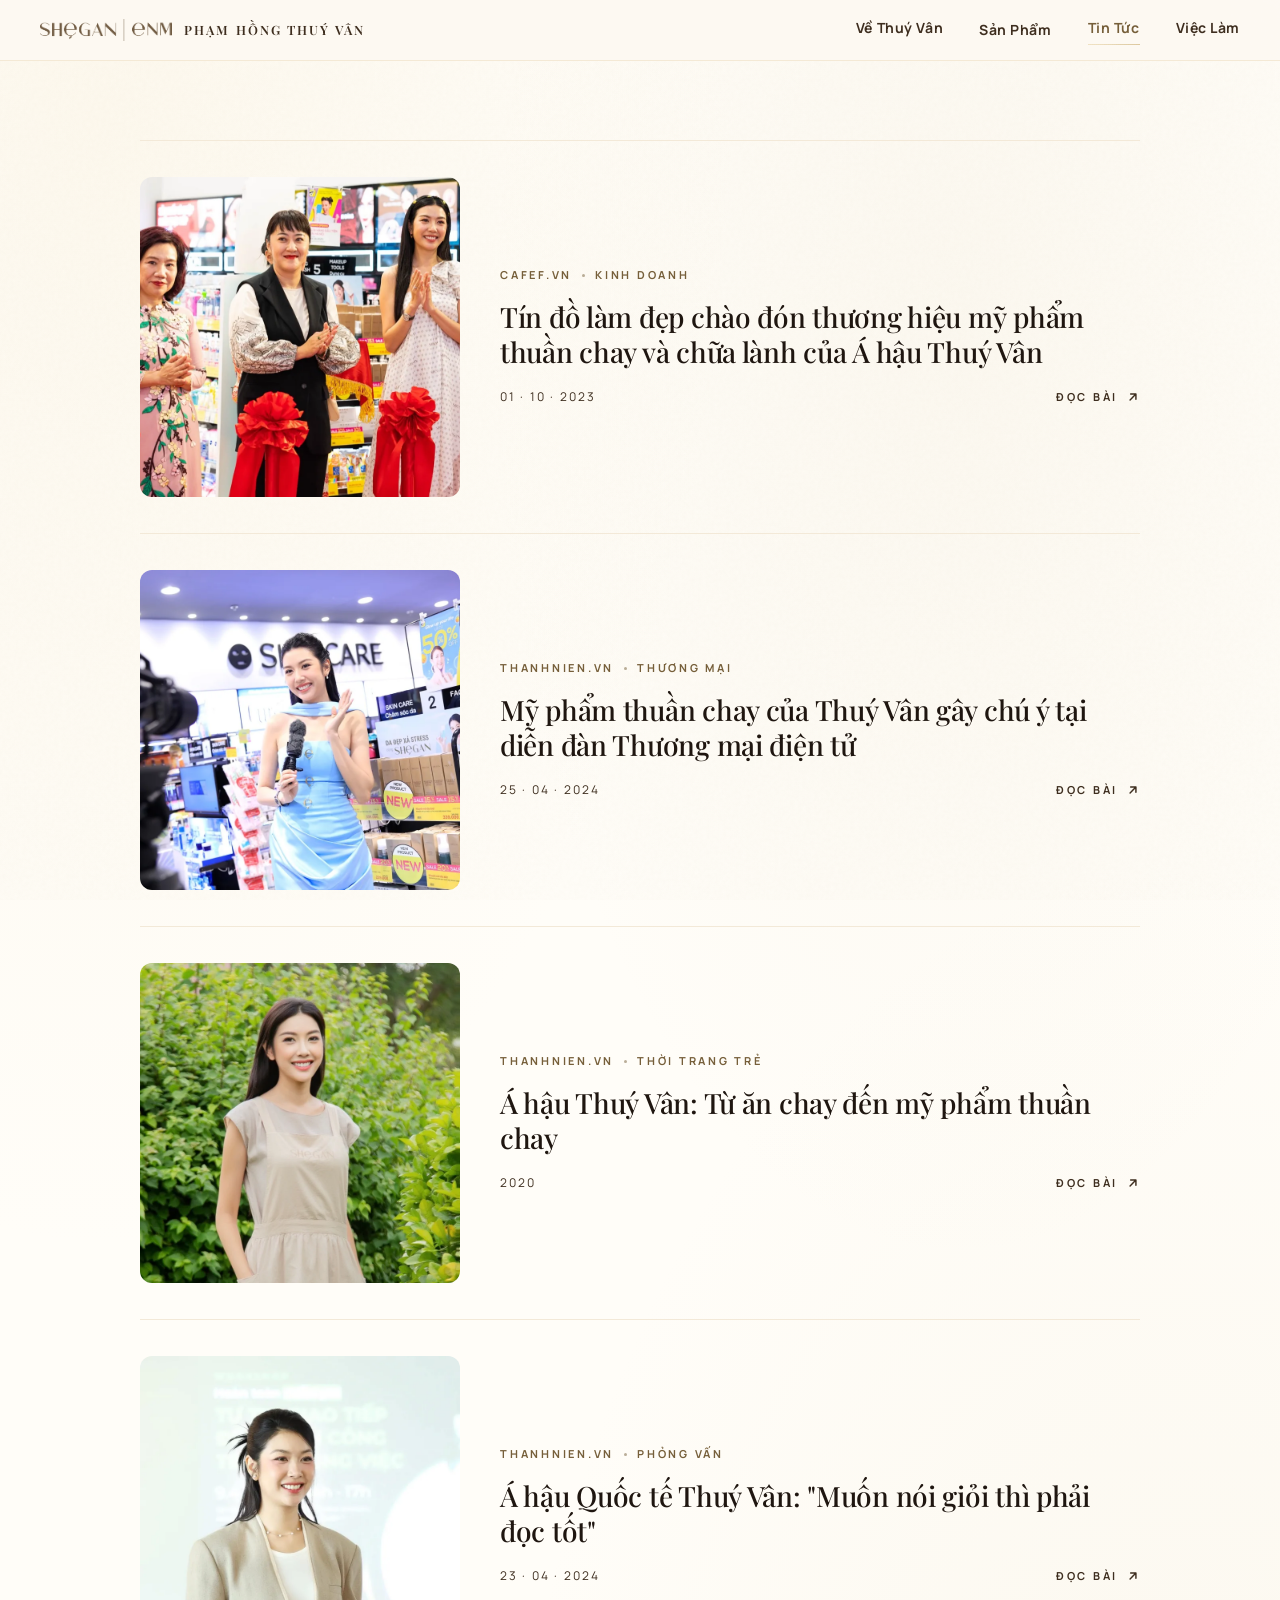
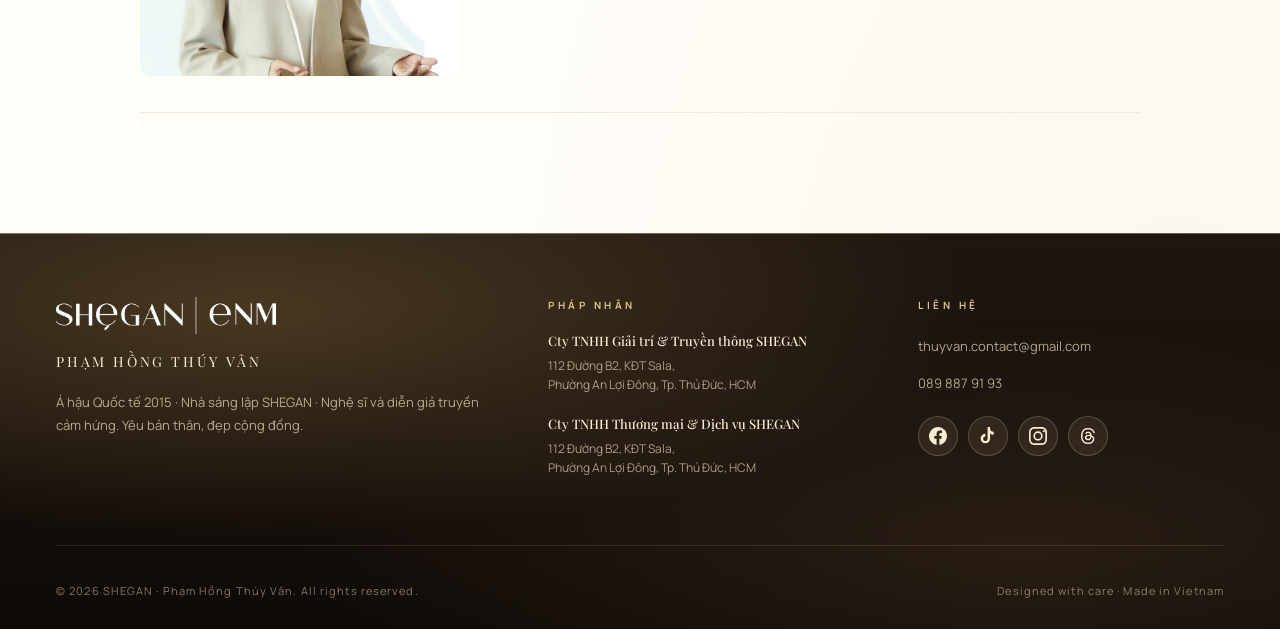
<file: news.html>
<!DOCTYPE html>
<html lang="vi">
<head>
<meta charset="UTF-8">
<meta name="viewport" content="width=device-width, initial-scale=1.0">
<title>Tin Tức — Phạm Hồng Thúy Vân</title>
<meta name="description" content="Tin Tức — Các bài báo về Phạm Hồng Thúy Vân và thương hiệu SHEGAN trên báo chí.">
<link rel="preconnect" href="https://fonts.googleapis.com">
<link rel="preconnect" href="https://fonts.gstatic.com" crossorigin>
<link href="https://fonts.googleapis.com/css2?family=Playfair+Display:ital,wght@0,400;0,500;0,600;0,700;0,800;0,900;1,400;1,500;1,700&family=Manrope:wght@200;300;400;500;600;700;800&display=swap" rel="stylesheet">
<link rel="stylesheet" href="style.css">
<style>
  /* ============ HEADER — GLASS CREAM ============ */
  body { padding-top: 0; }
  .site-header {
    position: relative; width: 100%;
    background: transparent;
    z-index: 1000;
  }
  .brand-name {
    font-family: var(--font-heading);
    font-size: clamp(12px, 1vw, 14px);
    font-weight: 600;
    letter-spacing: 0.16em;
    text-transform: uppercase;
    color: var(--warm-brown);
    white-space: nowrap;
  }
  .brand-logo { height: 22px; width: auto; display: block; }
  .header-nav {
    position: fixed; top: 0; left: 0; right: 0; z-index: 1000;
    background: rgba(253, 249, 242, 0.92);
    backdrop-filter: blur(20px) saturate(1.2);
    -webkit-backdrop-filter: blur(20px) saturate(1.2);
    border-bottom: 1px solid rgba(236, 217, 184, 0.5);
    transition: box-shadow 0.3s ease;
    display: flex; align-items: center; justify-content: space-between;
    padding: 14px 40px;
    gap: 24px;
  }
  .header-nav.scrolled { box-shadow: 0 4px 20px rgba(139, 111, 63, 0.1); }
  .header-brand { display: flex; align-items: center; gap: 12px; text-decoration: none; }
  .header-right { display: flex; align-items: center; gap: 32px; }
  .header-menu { display: flex; gap: 36px; list-style: none; margin: 0; padding: 0; }
  .header-menu a {
    font-family: var(--font-body);
    font-size: 14px; font-weight: 700;
    color: var(--text-soft); text-decoration: none;
    letter-spacing: 0.04em;
    padding: 4px 0; position: relative;
    transition: color 0.3s ease;
  }
  .header-menu a::after {
    content: ''; position: absolute;
    bottom: -4px; left: 0; right: 0;
    height: 1px; background: var(--mesh-gold);
    transform: scaleX(0); transform-origin: right;
    transition: transform 0.4s cubic-bezier(.4,0,.2,1);
  }
  .header-menu a:hover::after { transform: scaleX(1); transform-origin: left; }
  .header-menu a.active { color: var(--antique-gold); }
  .header-menu a.active::after { transform: scaleX(1); }
  .header-utils { display: flex; align-items: center; gap: 8px; }
  .header-icon-btn {
    width: 32px; height: 32px;
    display: inline-flex; align-items: center; justify-content: center;
    background: transparent; border: 1px solid transparent;
    border-radius: 50%; color: var(--warm-brown);
    cursor: pointer; text-decoration: none;
    transition: all 0.3s ease;
  }
  .header-icon-btn:hover {
    background: var(--mesh-gold-subtle);
    border-color: var(--border); color: var(--antique-gold);
  }
  .header-icon-btn svg { width: 16px; height: 16px; }

  main { padding-top: 0; }

  /* ============ NEWS PAGE ============ */
  .news-section {
    padding: 140px 40px 120px;
    max-width: 1080px;
    margin: 0 auto;
  }
  .news-section-head {
    text-align: center;
    margin-bottom: 64px;
  }
  .news-section-head .section-num {
    display: inline-block; margin-bottom: 12px;
    font-family: var(--font-body);
    font-size: 11px; font-weight: 600;
    letter-spacing: 0.4em; text-transform: uppercase;
    color: var(--antique-gold);
  }
  .news-section-head h1 {
    font-family: var(--font-heading);
    font-size: clamp(48px, 6vw, 84px);
    line-height: 1.05;
    letter-spacing: -0.02em;
    color: var(--text);
    font-weight: 500;
    margin: 0;
  }
  .news-section-head h1 em {
    font-style: italic; font-weight: 400;
    background: var(--mesh-gold);
    -webkit-background-clip: text; background-clip: text;
    color: transparent;
  }

  .news-list {
    display: flex; flex-direction: column;
    gap: 0;
  }
  .news-item {
    display: grid;
    grid-template-columns: 320px 1fr;
    gap: 40px;
    align-items: center;
    padding: 36px 0;
    border-top: 1px solid var(--border-soft);
    text-decoration: none;
    color: inherit;
    transition: background 0.3s ease;
  }
  .news-item:last-child {
    border-bottom: 1px solid var(--border-soft);
  }
  .news-item:hover {
    background: rgba(244, 228, 193, 0.18);
  }
  .news-item-img {
    aspect-ratio: 1 / 1;
    border-radius: 12px;
    background-size: cover;
    background-position: center top;
    background-color: var(--porcelain);
    transition: transform 0.4s ease;
  }
  .news-item:hover .news-item-img {
    transform: scale(1.02);
  }
  .news-item-body { min-width: 0; }
  .news-item-meta {
    display: flex; align-items: center; gap: 10px;
    font-family: var(--font-body);
    font-size: 11px; font-weight: 700;
    letter-spacing: 0.25em; text-transform: uppercase;
    color: var(--antique-gold);
    margin-bottom: 14px;
  }
  .news-item-meta .news-dot {
    width: 3px; height: 3px;
    border-radius: 50%;
    background: var(--antique-gold);
    opacity: 0.5;
  }
  .news-item h3 {
    font-family: var(--font-heading);
    font-size: clamp(22px, 2.4vw, 28px);
    line-height: 1.25;
    letter-spacing: -0.01em;
    color: var(--text);
    font-weight: 500;
    margin: 0 0 18px;
  }
  .news-item-foot {
    display: flex; align-items: center; justify-content: space-between;
    gap: 16px;
  }
  .news-item-date {
    font-family: var(--font-body);
    font-size: 12px; letter-spacing: 0.18em;
    color: var(--text-soft);
  }
  .news-item-link {
    display: inline-flex; align-items: center; gap: 8px;
    font-family: var(--font-body);
    font-size: 11px; font-weight: 700;
    letter-spacing: 0.25em; text-transform: uppercase;
    color: var(--warm-brown);
    transition: color 0.3s ease;
  }
  .news-item:hover .news-item-link { color: var(--antique-gold); }
  .news-item-link svg { width: 14px; height: 14px; }

  .footer-wrap { width: 100%; padding: 0; }
  .footer-wrap .site-footer { border-radius: 0; }
  .footer-top.footer-top-3col { grid-template-columns: 1.4fr 1fr 1fr; gap: 64px; }

  @media (max-width: 900px) {
    .header-nav { padding: 10px 20px; gap: 12px; flex-wrap: wrap; }
    .header-right { gap: 16px; }
    .header-menu { gap: 16px; flex-wrap: wrap; }
    .header-menu a { font-size: 13px; font-weight: 700; }
    .news-section { padding: 110px 24px 80px; }
    .news-section-head { margin-bottom: 40px; }
    .news-item {
      grid-template-columns: 120px 1fr;
      gap: 16px;
      padding: 22px 0;
    }
    .news-item-img { aspect-ratio: 1 / 1; max-width: none; margin: 0; }
    .news-item h3 { font-size: 16px !important; line-height: 1.3 !important; margin-bottom: 10px; }
    .news-item-meta { font-size: 9px; letter-spacing: 0.2em; margin-bottom: 8px; }
    .news-item-date { font-size: 11px; letter-spacing: 0.12em; }
    .news-item-link { font-size: 10px; letter-spacing: 0.18em; gap: 6px; }
    .news-item-link svg { width: 12px; height: 12px; }
    .footer-top.footer-top-3col { grid-template-columns: 1fr; gap: 32px; }
  }
</style>
</head>
<body>

<header class="site-header">
  <nav class="header-nav" id="siteHeader">
    <a href="index.html" class="header-brand">
      <img src="assets/logo-enm.webp" alt="SHEGAN ENM" class="brand-logo">
      <span class="brand-name">Phạm Hồng Thuý Vân</span>
    </a>
    <div class="header-right">
      <ul class="header-menu">
        <li><a href="about.html">Về Thuý Vân</a></li>
        <li class="has-dropdown">
          <a href="music.html">Sản Phẩm
            <svg class="dropdown-caret" viewBox="0 0 12 8" fill="currentColor" aria-hidden="true"><path d="M6 8 0 0h12z"/></svg>
          </a>
          <ul class="header-dropdown">
            <li><a href="music.html">Âm Nhạc</a></li>
            <li><a href="shegan.html">SHeGAN</a></li>
            <li><a href="elearning.html">E-Learning</a></li>
          </ul>
        </li>
        <li><a href="news.html" class="active">Tin Tức</a></li>
        <li><a href="careers.html">Việc Làm</a></li>
      </ul>
    </div>
      <button class="header-hamburger" type="button" aria-label="Mở menu">
        <svg class="icon-open" viewBox="0 0 24 24" fill="none" stroke="currentColor" stroke-width="2.5" stroke-linecap="round"><path d="M4 7h16M4 12h16M4 17h16"/></svg>
        <svg class="icon-close" viewBox="0 0 24 24" fill="none" stroke="currentColor" stroke-width="2.5" stroke-linecap="round"><path d="M6 6l12 12M6 18L18 6"/></svg>
      </button>
  </nav>
</header>

<main>

  <section class="news-section">
    <div class="news-list">

      <a href="https://cafef.vn/tin-do-lam-dep-chao-don-thuong-hieu-my-pham-thuan-chay-va-chua-lanh-cua-a-hau-thuy-van-co-mat-tai-ha-noi-188231001141654842.chn" target="_blank" rel="noopener" class="news-item">
        <div class="news-item-img" style="background-image: url('assets/news/news-1-tin-do-lam-dep.webp');"></div>
        <div class="news-item-body">
          <div class="news-item-meta">
            <span>cafef.vn</span><span class="news-dot"></span><span>Kinh doanh</span>
          </div>
          <h3>Tín đồ làm đẹp chào đón thương hiệu mỹ phẩm thuần chay và chữa lành của Á hậu Thuý Vân</h3>
          <div class="news-item-foot">
            <span class="news-item-date">01 · 10 · 2023</span>
            <span class="news-item-link">
              Đọc bài
              <svg viewBox="0 0 24 24" fill="none" stroke="currentColor" stroke-width="2.5" stroke-linecap="round" stroke-linejoin="round"><path d="M7 17L17 7M8 7h9v9"/></svg>
            </span>
          </div>
        </div>
      </a>

      <a href="https://thanhnien.vn/my-pham-thuan-chay-cua-thuy-van-gay-chu-y-tai-dien-dan-thuong-mai-dien-tu-185240425164046648.htm" target="_blank" rel="noopener" class="news-item">
        <div class="news-item-img" style="background-image: url('assets/news/news-2-my-pham-thuan-chay.webp');"></div>
        <div class="news-item-body">
          <div class="news-item-meta">
            <span>thanhnien.vn</span><span class="news-dot"></span><span>Thương mại</span>
          </div>
          <h3>Mỹ phẩm thuần chay của Thuý Vân gây chú ý tại diễn đàn Thương mại điện tử</h3>
          <div class="news-item-foot">
            <span class="news-item-date">25 · 04 · 2024</span>
            <span class="news-item-link">
              Đọc bài
              <svg viewBox="0 0 24 24" fill="none" stroke="currentColor" stroke-width="2.5" stroke-linecap="round" stroke-linejoin="round"><path d="M7 17L17 7M8 7h9v9"/></svg>
            </span>
          </div>
        </div>
      </a>

      <a href="https://thanhnien.vn/thoi-trang-tre/a-hau-thuy-van-tu-an-chay-den-my-pham-thuan-chay-1851521533.htm" target="_blank" rel="noopener" class="news-item">
        <div class="news-item-img" style="background-image: url('assets/news/news-3-an-chay-my-pham.webp'); background-position: center top;"></div>
        <div class="news-item-body">
          <div class="news-item-meta">
            <span>thanhnien.vn</span><span class="news-dot"></span><span>Thời Trang Trẻ</span>
          </div>
          <h3>Á hậu Thuý Vân: Từ ăn chay đến mỹ phẩm thuần chay</h3>
          <div class="news-item-foot">
            <span class="news-item-date">2020</span>
            <span class="news-item-link">
              Đọc bài
              <svg viewBox="0 0 24 24" fill="none" stroke="currentColor" stroke-width="2.5" stroke-linecap="round" stroke-linejoin="round"><path d="M7 17L17 7M8 7h9v9"/></svg>
            </span>
          </div>
        </div>
      </a>

      <a href="https://thanhnien.vn/a-hau-quoc-te-thuy-van-muon-noi-gioi-thi-phai-doc-tot-185240423211359864.htm" target="_blank" rel="noopener" class="news-item">
        <div class="news-item-img" style="background-image: url('assets/news/news-4-noi-gioi-doc-tot.webp'); background-position: center 30%;"></div>
        <div class="news-item-body">
          <div class="news-item-meta">
            <span>thanhnien.vn</span><span class="news-dot"></span><span>Phỏng vấn</span>
          </div>
          <h3>Á hậu Quốc tế Thuý Vân: "Muốn nói giỏi thì phải đọc tốt"</h3>
          <div class="news-item-foot">
            <span class="news-item-date">23 · 04 · 2024</span>
            <span class="news-item-link">
              Đọc bài
              <svg viewBox="0 0 24 24" fill="none" stroke="currentColor" stroke-width="2.5" stroke-linecap="round" stroke-linejoin="round"><path d="M7 17L17 7M8 7h9v9"/></svg>
            </span>
          </div>
        </div>
      </a>

    </div>
  </section>

</main>

<div class="footer-wrap">
  <footer class="site-footer">
    <div class="footer-top footer-top-3col">
      <div class="footer-brand-col">
        <img src="assets/logo-enm.webp" alt="SHEGAN ENM" class="brand-img on-dark" style="max-width: 220px; margin-bottom: 16px;">
        <div class="footer-name">Phạm Hồng Thúy Vân</div>
        <p>Á hậu Quốc tế 2015 · Nhà sáng lập SHEGAN · Nghệ sĩ và diễn giả truyền cảm hứng. Yêu bản thân, đẹp cộng đồng.</p>
      </div>

      <div class="footer-col">
        <div class="footer-col-title">Pháp nhân</div>
        <div class="footer-company">
          <div class="footer-company-name">Cty TNHH Giải trí &amp; Truyền thông SHEGAN</div>
          <div class="footer-company-addr">112 Đường B2, KĐT Sala,<br>Phường An Lợi Đông, Tp. Thủ Đức, HCM</div>
        </div>
        <div class="footer-company">
          <div class="footer-company-name">Cty TNHH Thương mại &amp; Dịch vụ SHEGAN</div>
          <div class="footer-company-addr">112 Đường B2, KĐT Sala,<br>Phường An Lợi Đông, Tp. Thủ Đức, HCM</div>
        </div>
      </div>

      <div class="footer-col">
        <div class="footer-col-title">Liên hệ</div>
        <ul>
          <li><a href="mailto:thuyvan.contact@gmail.com">thuyvan.contact@gmail.com</a></li>
          <li><a href="tel:0898879193">089 887 91 93</a></li>
        </ul>
        <div class="footer-socials">
          <a href="https://www.facebook.com/phamhongthuyvan" target="_blank" rel="noopener" class="social-btn" aria-label="Facebook">
            <svg viewBox="0 0 24 24" fill="currentColor"><path d="M24 12a12 12 0 1 0-13.9 11.9v-8.4H7.1V12h3v-2.6c0-3 1.8-4.6 4.5-4.6 1.3 0 2.7.2 2.7.2v2.9h-1.5c-1.5 0-2 .9-2 1.9V12h3.3l-.5 3.5h-2.8v8.4A12 12 0 0 0 24 12z"/></svg>
          </a>
          <a href="https://www.tiktok.com/@phamhong.thuyvan" target="_blank" rel="noopener" class="social-btn" aria-label="TikTok">
            <svg viewBox="0 0 24 24" fill="currentColor"><path d="M19.6 6.3a4.8 4.8 0 0 1-4.8-4.8V0h-3.3v15.5a3 3 0 1 1-3-3v-3.4a6.3 6.3 0 1 0 6.3 6.3V8.8a8 8 0 0 0 4.8 1.6V7.1c-.2-.2-.4-.5 0-.8z"/></svg>
          </a>
          <a href="https://www.instagram.com/phamhongthuyvan/" target="_blank" rel="noopener" class="social-btn" aria-label="Instagram">
            <svg viewBox="0 0 24 24" fill="currentColor"><path d="M12 2.2c3.2 0 3.6 0 4.8.1 1.2.1 1.8.2 2.2.4.6.2 1 .5 1.4.9.4.4.7.9.9 1.4.2.4.4 1.1.4 2.2.1 1.2.1 1.6.1 4.8s0 3.6-.1 4.8c-.1 1.2-.2 1.8-.4 2.2-.2.6-.5 1-.9 1.4-.4.4-.9.7-1.4.9-.4.2-1.1.4-2.2.4-1.2.1-1.6.1-4.8.1s-3.6 0-4.8-.1c-1.2-.1-1.8-.2-2.2-.4-.6-.2-1-.5-1.4-.9-.4-.4-.7-.9-.9-1.4-.2-.4-.4-1.1-.4-2.2-.1-1.2-.1-1.6-.1-4.8s0-3.6.1-4.8c.1-1.2.2-1.8.4-2.2.2-.6.5-1 .9-1.4.4-.4.9-.7 1.4-.9.4-.2 1.1-.4 2.2-.4 1.2-.1 1.6-.1 4.8-.1M12 0C8.7 0 8.3 0 7.1.1 5.8.1 5 .3 4.2.6c-.8.3-1.5.7-2.2 1.4C1.3 2.7.9 3.4.6 4.2.3 5 .1 5.8.1 7.1 0 8.3 0 8.7 0 12s0 3.7.1 4.9c.1 1.3.3 2.1.6 2.9.3.8.7 1.5 1.4 2.2.7.7 1.4 1.1 2.2 1.4.8.3 1.6.5 2.9.6C8.3 24 8.7 24 12 24s3.7 0 4.9-.1c1.3-.1 2.1-.3 2.9-.6.8-.3 1.5-.7 2.2-1.4.7-.7 1.1-1.4 1.4-2.2.3-.8.5-1.6.6-2.9.1-1.3.1-1.7.1-4.9s0-3.7-.1-4.9c-.1-1.3-.3-2.1-.6-2.9-.3-.8-.7-1.5-1.4-2.2C21.3 1.3 20.6.9 19.8.6 19 .3 18.2.1 16.9.1 15.7 0 15.3 0 12 0zm0 5.8a6.2 6.2 0 1 0 0 12.4 6.2 6.2 0 0 0 0-12.4zm0 10.2a4 4 0 1 1 0-8 4 4 0 0 1 0 8zM19.8 4.2a1.4 1.4 0 1 0 0 2.9 1.4 1.4 0 0 0 0-2.9z"/></svg>
          </a>
          <a href="https://www.threads.com/@phamhongthuyvan" target="_blank" rel="noopener" class="social-btn" aria-label="Threads">
            <span class="social-img" aria-hidden="true"></span>
          </a>
        </div>
      </div>
    </div>

    <div class="footer-bottom">
      <div class="footer-copy">© 2026 SHEGAN · Phạm Hồng Thúy Vân. All rights reserved.</div>
      <div class="footer-copy">Designed with care · Made in Vietnam</div>
    </div>
  </footer>
</div>

<script>
  (function() {
    var hdr = document.getElementById('siteHeader');
    if (!hdr) return;
    var scrolled = false;
    window.addEventListener('scroll', function() {
      var shouldBeScrolled = window.scrollY > 20;
      if (shouldBeScrolled !== scrolled) {
        scrolled = shouldBeScrolled;
        hdr.classList.toggle('scrolled', scrolled);
      }
    }, { passive: true });
  })();

  // Mobile hamburger toggle
  (function() {
    var hdr = document.getElementById('siteHeader');
    var btn = hdr ? hdr.querySelector('.header-hamburger') : null;
    if (!hdr || !btn) return;
    btn.addEventListener('click', function() {
      hdr.classList.toggle('menu-open');
    });
    hdr.querySelectorAll('.header-menu a').forEach(function(a) {
      a.addEventListener('click', function() {
        hdr.classList.remove('menu-open');
      });
    });
  })();

</script>

</body>
</html>
</file>
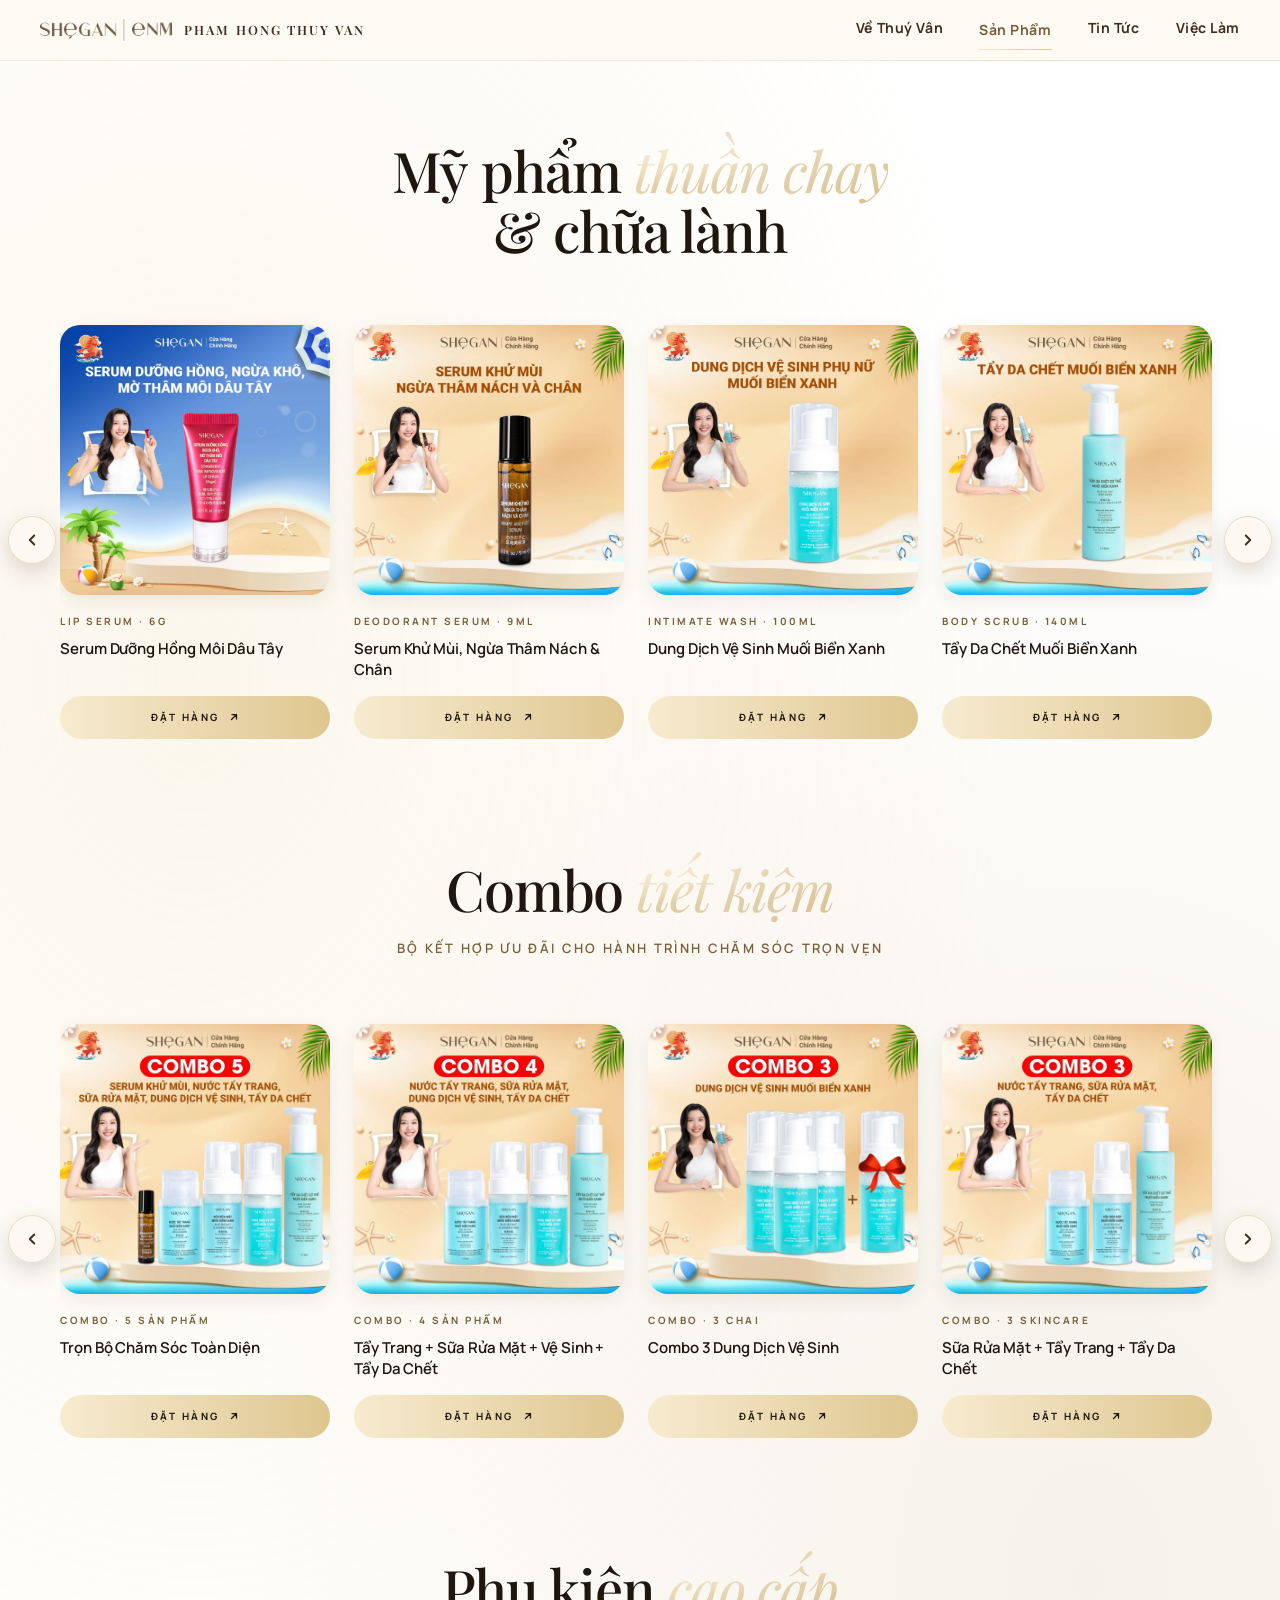
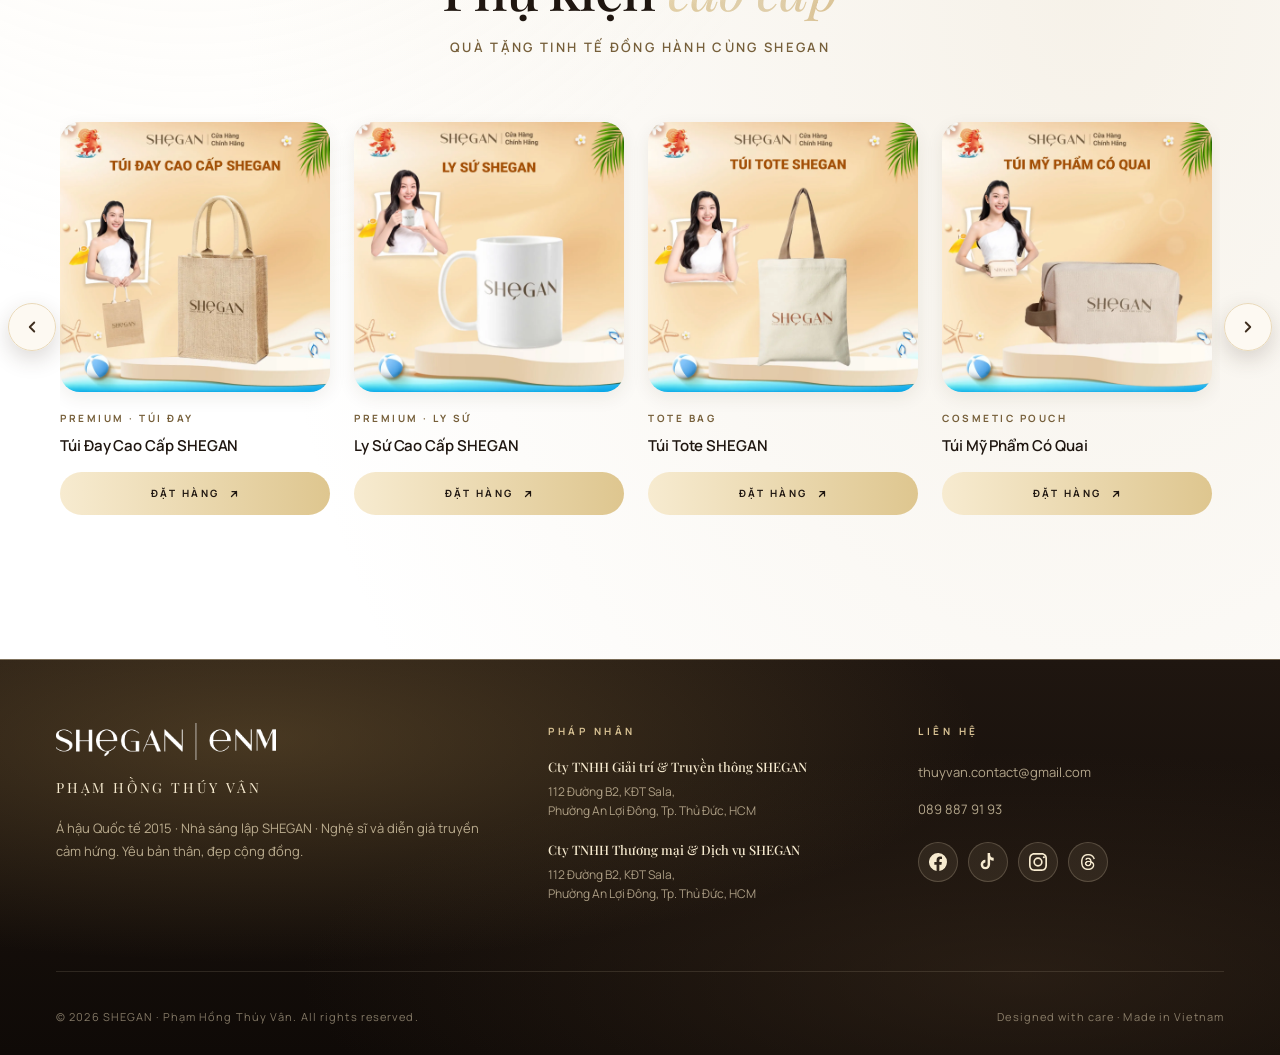
<file: shegan.html>
<!DOCTYPE html>
<html lang="vi">
<head>
<meta charset="UTF-8">
<meta name="viewport" content="width=device-width, initial-scale=1.0">
<title>SHeGAN — Mỹ phẩm thuần chay & chữa lành | Phạm Hồng Thúy Vân</title>
<meta name="description" content="SHeGAN — Mỹ phẩm thuần chay & chữa lành chiết xuất muối biển xanh. Bộ sưu tập 6 sản phẩm chăm sóc da, môi và cơ thể.">
<link rel="preconnect" href="https://fonts.googleapis.com">
<link rel="preconnect" href="https://fonts.gstatic.com" crossorigin>
<link href="https://fonts.googleapis.com/css2?family=Playfair+Display:ital,wght@0,400;0,500;0,600;0,700;0,800;0,900;1,400;1,500;1,700&family=Manrope:wght@200;300;400;500;600;700;800&display=swap" rel="stylesheet">
<link rel="stylesheet" href="style.css">
<style>
  /* ============ HEADER — GLASS CREAM (carousel section is light) ============ */
  body {
    padding-top: 0;
    background: #FFFFFF;
  }
  body::before { display: none; }
  .site-header {
    position: relative;
    width: 100%;
    background: transparent;
    z-index: 1000;
  }
  .brand-name {
    font-family: var(--font-heading);
    font-size: clamp(12px, 1vw, 14px);
    font-weight: 600;
    letter-spacing: 0.16em;
    text-transform: uppercase;
    color: var(--warm-brown);
    white-space: nowrap;
  }
  .brand-logo { height: 22px; width: auto; display: block; }
  .header-nav {
    position: fixed; top: 0; left: 0; right: 0; z-index: 1000;
    background: rgba(253, 249, 242, 0.92);
    backdrop-filter: blur(20px) saturate(1.2);
    -webkit-backdrop-filter: blur(20px) saturate(1.2);
    border-bottom: 1px solid rgba(236, 217, 184, 0.5);
    transition: box-shadow 0.3s ease;
    display: flex; align-items: center; justify-content: space-between;
    padding: 14px 40px;
    gap: 24px;
  }
  .header-nav.scrolled { box-shadow: 0 4px 20px rgba(139, 111, 63, 0.1); }
  .header-brand { display: flex; align-items: center; gap: 12px; text-decoration: none; }
  .header-right { display: flex; align-items: center; gap: 32px; }
  .header-menu { display: flex; gap: 36px; list-style: none; margin: 0; padding: 0; }
  .header-menu a {
    font-family: var(--font-body);
    font-size: 14px; font-weight: 700;
    color: var(--text-soft); text-decoration: none;
    letter-spacing: 0.04em;
    padding: 4px 0; position: relative;
    transition: color 0.3s ease;
  }
  .header-menu a::after {
    content: ''; position: absolute;
    bottom: -4px; left: 0; right: 0;
    height: 1px; background: var(--mesh-gold);
    transform: scaleX(0); transform-origin: right;
    transition: transform 0.4s cubic-bezier(.4,0,.2,1);
  }
  .header-menu a:hover::after { transform: scaleX(1); transform-origin: left; }
  .header-menu a.active { color: var(--antique-gold); }
  .header-menu a.active::after { transform: scaleX(1); }
  .header-utils { display: flex; align-items: center; gap: 8px; }
  .header-icon-btn {
    width: 32px; height: 32px;
    display: inline-flex; align-items: center; justify-content: center;
    background: transparent; border: 1px solid transparent;
    border-radius: 50%; color: var(--warm-brown);
    cursor: pointer; text-decoration: none;
    transition: all 0.3s ease;
  }
  .header-icon-btn:hover {
    background: var(--mesh-gold-subtle);
    border-color: var(--border); color: var(--antique-gold);
  }
  .header-icon-btn svg { width: 16px; height: 16px; }

  main { padding-top: 0; }

  /* ============ PRODUCTS CAROUSEL ============ */
  .prod-section {
    padding: 140px 0 120px;
    background:
      radial-gradient(at 15% 30%, rgba(244, 228, 193, 0.3), transparent 55%),
      radial-gradient(at 85% 70%, rgba(215, 194, 154, 0.22), transparent 55%);
  }
  .prod-section-head {
    text-align: center;
    max-width: 880px;
    margin: 0 auto 56px;
    padding: 0 40px;
  }
  .prod-section-head .section-num {
    display: inline-block; margin-bottom: 12px;
    font-family: var(--font-body);
    font-size: 11px; font-weight: 600;
    letter-spacing: 0.4em; text-transform: uppercase;
    color: var(--antique-gold);
  }
  .prod-section-head h2 {
    font-family: var(--font-heading);
    font-size: clamp(36px, 4.5vw, 56px);
    line-height: 1.08;
    letter-spacing: -0.02em;
    color: var(--text);
    font-weight: 500;
    margin: 0;
  }
  .prod-section-head h2 em {
    font-style: italic; font-weight: 400;
    background: var(--mesh-gold);
    -webkit-background-clip: text; background-clip: text;
    color: transparent;
  }
  .prod-section-head p {
    font-family: var(--font-body);
    font-size: 13px; font-weight: 600;
    letter-spacing: 0.18em;
    text-transform: uppercase;
    color: var(--antique-gold);
    margin: 18px auto 0;
    text-wrap: balance;
  }

  .prod-carousel-wrap {
    position: relative;
    max-width: 1380px;
    margin: 0 auto;
    padding: 0 60px;
  }
  .prod-carousel {
    display: flex;
    gap: 24px;
    overflow-x: auto;
    scroll-snap-type: x mandatory;
    scroll-behavior: smooth;
    padding: 8px 4px 24px;
    scrollbar-width: none;
  }
  .prod-carousel::-webkit-scrollbar { display: none; }
  .prod-card {
    flex: 0 0 calc((100% - 72px) / 4);
    scroll-snap-align: start;
    display: flex; flex-direction: column;
    text-decoration: none;
    color: inherit;
    transition: transform 0.4s ease;
  }
  .prod-card:hover { transform: translateY(-6px); }
  .prod-card-img {
    aspect-ratio: 1;
    border-radius: 20px;
    background: var(--porcelain);
    background-size: cover;
    background-position: center;
    margin-bottom: 18px;
    box-shadow: 0 6px 18px rgba(62, 46, 31, 0.08);
    transition: box-shadow 0.4s ease;
  }
  .prod-card:hover .prod-card-img { box-shadow: 0 12px 28px rgba(62, 46, 31, 0.18); }
  .prod-card-cat {
    font-family: var(--font-body);
    font-size: 10px; font-weight: 700;
    letter-spacing: 0.25em; text-transform: uppercase;
    color: var(--antique-gold);
    margin-bottom: 8px;
  }
  .prod-card-name {
    font-family: var(--font-body);
    font-size: 15px; font-weight: 600;
    line-height: 1.4; letter-spacing: -0.005em;
    color: var(--text);
    margin: 0 0 12px;
    flex: 1;
    display: -webkit-box;
    -webkit-line-clamp: 2;
    line-clamp: 2;
    -webkit-box-orient: vertical;
    overflow: hidden;
  }
  .prod-card-price {
    font-family: var(--font-heading);
    font-size: 18px; font-weight: 600;
    color: var(--warm-brown);
    margin-bottom: 14px;
  }
  .prod-card-price em {
    font-style: normal;
    background: var(--mesh-gold);
    -webkit-background-clip: text; background-clip: text;
    color: transparent;
  }
  /* Bỏ hiển thị giá sản phẩm — cả desktop + mobile */
  .prod-card-price { display: none !important; }
  .prod-card-cta {
    display: inline-flex; align-items: center; justify-content: center; gap: 8px;
    font-family: var(--font-body);
    font-size: 10px; font-weight: 700;
    letter-spacing: 0.25em; text-transform: uppercase;
    color: var(--deep-brown);
    background: var(--btn-gradient);
    padding: 13px 20px;
    border-radius: 100px;
    margin-top: 4px;
    width: 100%;
    transition: transform 0.25s ease, box-shadow 0.25s ease, filter 0.25s ease;
  }
  .prod-card-cta svg { width: 12px; height: 12px; color: var(--deep-brown); }
  .prod-card:hover .prod-card-cta {
    transform: translateY(-1px);
    box-shadow: 0 8px 22px rgba(201, 168, 118, 0.35);
    filter: brightness(1.04);
  }

  /* Carousel arrows */
  .prod-carousel-nav {
    position: absolute;
    top: 50%; transform: translateY(-50%);
    width: 48px; height: 48px;
    border-radius: 50%;
    background: rgba(253, 249, 242, 0.95);
    backdrop-filter: blur(12px);
    border: 1px solid var(--border);
    color: var(--warm-brown);
    cursor: pointer;
    display: inline-flex; align-items: center; justify-content: center;
    transition: all 0.25s ease;
    z-index: 5;
    box-shadow: 0 8px 22px rgba(62, 46, 31, 0.18);
  }
  .prod-carousel-nav:hover {
    background: var(--btn-gradient);
    color: var(--deep-brown);
    border-color: transparent;
    transform: translateY(-50%) scale(1.06);
  }
  .prod-carousel-nav:disabled {
    opacity: 0.35;
    cursor: not-allowed;
    transform: translateY(-50%);
  }
  .prod-carousel-nav.prev { left: 8px; }
  .prod-carousel-nav.next { right: 8px; }
  .prod-carousel-nav svg { width: 18px; height: 18px; }

  /* Static card variant — no link yet */
  .prod-card--static { cursor: default; }
  .prod-card--static:hover { transform: none; }
  .prod-card--static:hover .prod-card-img { box-shadow: 0 6px 18px rgba(62, 46, 31, 0.08); }
  .prod-card--static .prod-card-cta { display: none !important; }
  .prod-card--static .prod-card-name { margin-bottom: 4px; }

  /* Section divider for stacked product groups */
  .prod-section .prod-section-head + .prod-section-head,
  .prod-section .prod-carousel-wrap + .prod-section-head {
    margin-top: 96px;
  }

  .footer-wrap { width: 100%; padding: 0; }
  .footer-wrap .site-footer { border-radius: 0; }
  .footer-top.footer-top-3col { grid-template-columns: 1.4fr 1fr 1fr; gap: 64px; }

  @media (max-width: 1100px) {
    .prod-card { flex: 0 0 calc((100% - 48px) / 3); }
  }
  @media (max-width: 900px) {
    .header-nav { padding: 10px 20px; gap: 12px; flex-wrap: wrap; }
    .header-right { gap: 16px; }
    .header-menu { gap: 16px; flex-wrap: wrap; }
    .header-menu a { font-size: 13px; font-weight: 700; }
    .prod-section { padding: 110px 0 80px; }
    .prod-section-head { padding: 0 24px; margin-bottom: 36px; }
    .prod-carousel-wrap { padding: 0 16px; }
    /* Mobile: switch from horizontal carousel to 2-column grid */
    .prod-carousel {
      display: grid !important;
      grid-template-columns: repeat(2, 1fr);
      gap: 16px;
      overflow: visible !important;
      scroll-snap-type: none;
      padding: 4px;
    }
    .prod-card {
      flex: none !important;
      width: auto;
    }
    .prod-carousel-nav { display: none !important; }
    /* Bỏ hiệu ứng hover trên mobile */
    .prod-card:hover { transform: none !important; }
    .prod-card:hover .prod-card-img {
      box-shadow: 0 6px 18px rgba(62, 46, 31, 0.08) !important;
    }
    .prod-card:hover .prod-card-cta {
      transform: none !important;
      box-shadow: none !important;
      filter: none !important;
    }
    .footer-top.footer-top-3col { grid-template-columns: 1fr; gap: 32px; }
  }
</style>
</head>
<body>

<header class="site-header">
  <div class="header-blur-layer" id="headerBlur"></div>
  <nav class="header-nav" id="siteHeader">
    <a href="index.html" class="header-brand">
      <img src="assets/logo-enm.webp" alt="SHEGAN ENM" class="brand-logo">
      <span class="brand-name">Pham Hong Thuy Van</span>
    </a>
    <div class="header-right">
      <ul class="header-menu">
        <li><a href="about.html">Về Thuý Vân</a></li>
        <li class="has-dropdown">
          <a href="music.html" class="active">Sản Phẩm
            <svg class="dropdown-caret" viewBox="0 0 12 8" fill="currentColor" aria-hidden="true"><path d="M6 8 0 0h12z"/></svg>
          </a>
          <ul class="header-dropdown">
            <li><a href="music.html">Âm Nhạc</a></li>
            <li><a href="shegan.html" class="active">SHeGAN</a></li>
            <li><a href="elearning.html">E-Learning</a></li>
          </ul>
        </li>
        <li><a href="news.html">Tin Tức</a></li>
        <li><a href="careers.html">Việc Làm</a></li>
      </ul>
    </div>
      <button class="header-hamburger" type="button" aria-label="Mở menu">
        <svg class="icon-open" viewBox="0 0 24 24" fill="none" stroke="currentColor" stroke-width="2.5" stroke-linecap="round"><path d="M4 7h16M4 12h16M4 17h16"/></svg>
        <svg class="icon-close" viewBox="0 0 24 24" fill="none" stroke="currentColor" stroke-width="2.5" stroke-linecap="round"><path d="M6 6l12 12M6 18L18 6"/></svg>
      </button>
  </nav>
</header>

<main>

  <section class="prod-section" id="products">
    <div class="prod-section-head">
      <h2>Mỹ phẩm <em>thuần chay</em><br>&amp; chữa lành</h2>
    </div>

    <div class="prod-carousel-wrap">
      <button class="prod-carousel-nav prev" id="carouselPrev" type="button" aria-label="Sản phẩm trước">
        <svg viewBox="0 0 24 24" fill="none" stroke="currentColor" stroke-width="2.5" stroke-linecap="round" stroke-linejoin="round"><path d="M15 18l-6-6 6-6"/></svg>
      </button>
      <button class="prod-carousel-nav next" id="carouselNext" type="button" aria-label="Sản phẩm tiếp theo">
        <svg viewBox="0 0 24 24" fill="none" stroke="currentColor" stroke-width="2.5" stroke-linecap="round" stroke-linejoin="round"><path d="M9 18l6-6-6-6"/></svg>
      </button>

      <div class="prod-carousel" id="prodCarousel">

        <a href="https://shegan.vn/products/serum-duong-hong-ngua-kho-mo-tham-moi-dau-tay-mem-moi-hong-moi-tu-nhien-cang-mong-khong-chua-chi" target="_blank" rel="noopener" class="prod-card">
          <div class="prod-card-img" style="background-image: url('assets/products/main-lip-serum.webp');"></div>
          <div class="prod-card-cat">Lip Serum · 6g</div>
          <h3 class="prod-card-name">Serum Dưỡng Hồng Môi Dâu Tây</h3>
          <div class="prod-card-price"><em>288.000₫</em></div>
          <span class="prod-card-cta">
            Đặt hàng
            <svg viewBox="0 0 24 24" fill="none" stroke="currentColor" stroke-width="2.5" stroke-linecap="round" stroke-linejoin="round"><path d="M7 17L17 7M8 7h9v9"/></svg>
          </span>
        </a>

        <a href="https://shegan.vn/products/serum-khu-mui-ngua-tham-nach-chan-shegan-br-shegan-armpit-and-foot-serum-9-ml" target="_blank" rel="noopener" class="prod-card">
          <div class="prod-card-img" style="background-image: url('assets/products/main-deodorant.webp');"></div>
          <div class="prod-card-cat">Deodorant Serum · 9ml</div>
          <h3 class="prod-card-name">Serum Khử Mùi, Ngừa Thâm Nách &amp; Chân</h3>
          <div class="prod-card-price"><em>238.000₫</em></div>
          <span class="prod-card-cta">
            Đặt hàng
            <svg viewBox="0 0 24 24" fill="none" stroke="currentColor" stroke-width="2.5" stroke-linecap="round" stroke-linejoin="round"><path d="M7 17L17 7M8 7h9v9"/></svg>
          </span>
        </a>

        <a href="https://shegan.vn/products/dung-dich-ve-sinh-muoi-bien-xanh-shegan-br-blue-sea-salt-intimate-cleansing-foam-100ml" target="_blank" rel="noopener" class="prod-card">
          <div class="prod-card-img" style="background-image: url('assets/products/main-intimate-wash.webp');"></div>
          <div class="prod-card-cat">Intimate Wash · 100ml</div>
          <h3 class="prod-card-name">Dung Dịch Vệ Sinh Muối Biển Xanh</h3>
          <div class="prod-card-price"><em>238.000₫</em></div>
          <span class="prod-card-cta">
            Đặt hàng
            <svg viewBox="0 0 24 24" fill="none" stroke="currentColor" stroke-width="2.5" stroke-linecap="round" stroke-linejoin="round"><path d="M7 17L17 7M8 7h9v9"/></svg>
          </span>
        </a>

        <a href="https://shegan.vn/products/tay-da-chet-co-the-muoi-bien-xanh-br-blue-sea-salt-body-scrub-140ml" target="_blank" rel="noopener" class="prod-card">
          <div class="prod-card-img" style="background-image: url('assets/products/main-body-scrub.webp');"></div>
          <div class="prod-card-cat">Body Scrub · 140ml</div>
          <h3 class="prod-card-name">Tẩy Da Chết Muối Biển Xanh</h3>
          <div class="prod-card-price"><em>438.000₫</em></div>
          <span class="prod-card-cta">
            Đặt hàng
            <svg viewBox="0 0 24 24" fill="none" stroke="currentColor" stroke-width="2.5" stroke-linecap="round" stroke-linejoin="round"><path d="M7 17L17 7M8 7h9v9"/></svg>
          </span>
        </a>

        <a href="https://shegan.vn/products/sua-rua-mat-thuan-chay-chiet-xuat-muoi-bien-xanh-100ml" target="_blank" rel="noopener" class="prod-card">
          <div class="prod-card-img" style="background-image: url('assets/products/main-cleansing-foam.webp');"></div>
          <div class="prod-card-cat">Cleansing Foam · 100ml</div>
          <h3 class="prod-card-name">Sữa Rửa Mặt Muối Biển Xanh</h3>
          <div class="prod-card-price"><em>338.000₫</em></div>
          <span class="prod-card-cta">
            Đặt hàng
            <svg viewBox="0 0 24 24" fill="none" stroke="currentColor" stroke-width="2.5" stroke-linecap="round" stroke-linejoin="round"><path d="M7 17L17 7M8 7h9v9"/></svg>
          </span>
        </a>

        <a href="https://shegan.vn/products/nuoc-tay-trang-muoi-bien-xanh-br-blue-sea-salt-micellar-water-150ml" target="_blank" rel="noopener" class="prod-card">
          <div class="prod-card-img" style="background-image: url('assets/products/main-micellar-water.webp');"></div>
          <div class="prod-card-cat">Micellar Water · 150ml</div>
          <h3 class="prod-card-name">Nước Tẩy Trang Muối Biển Xanh</h3>
          <div class="prod-card-price"><em>338.000₫</em></div>
          <span class="prod-card-cta">
            Đặt hàng
            <svg viewBox="0 0 24 24" fill="none" stroke="currentColor" stroke-width="2.5" stroke-linecap="round" stroke-linejoin="round"><path d="M7 17L17 7M8 7h9v9"/></svg>
          </span>
        </a>

      </div>
    </div>

    <!-- ============ COMBO ============ -->
    <div class="prod-section-head">
      <h2>Combo <em>tiết kiệm</em></h2>
      <p>Bộ kết hợp ưu đãi cho hành trình chăm sóc trọn vẹn</p>
    </div>

    <div class="prod-carousel-wrap">
      <button class="prod-carousel-nav prev" type="button" aria-label="Combo trước">
        <svg viewBox="0 0 24 24" fill="none" stroke="currentColor" stroke-width="2.5" stroke-linecap="round" stroke-linejoin="round"><path d="M15 18l-6-6 6-6"/></svg>
      </button>
      <button class="prod-carousel-nav next" type="button" aria-label="Combo tiếp theo">
        <svg viewBox="0 0 24 24" fill="none" stroke="currentColor" stroke-width="2.5" stroke-linecap="round" stroke-linejoin="round"><path d="M9 18l6-6-6-6"/></svg>
      </button>

      <div class="prod-carousel">
        <a href="https://shegan.vn/products/combo-dac-biet-shegan-sua-rua-mat-nuoc-tay-trang-tay-da-chet-dung-dich-ve-sinh-muoi-bien-xanh-serum-khu-mui-bong-tay-trang-shegan" target="_blank" rel="noopener" class="prod-card">
          <div class="prod-card-img" style="background-image: url('assets/products/combos/combo-5-full-set.webp');"></div>
          <div class="prod-card-cat">Combo · 5 sản phẩm</div>
          <h3 class="prod-card-name">Trọn Bộ Chăm Sóc Toàn Diện</h3>
          <span class="prod-card-cta">
            Đặt hàng
            <svg viewBox="0 0 24 24" fill="none" stroke="currentColor" stroke-width="2.5" stroke-linecap="round" stroke-linejoin="round"><path d="M7 17L17 7M8 7h9v9"/></svg>
          </span>
        </a>
        <a href="https://shegan.vn/products/sua-rua-mat-nuoc-tay-trang-tay-da-chet-dung-dich-ve-sinh-muoi-bien-xanh" target="_blank" rel="noopener" class="prod-card">
          <div class="prod-card-img" style="background-image: url('assets/products/combos/combo-4-skincare-vesinh.webp');"></div>
          <div class="prod-card-cat">Combo · 4 sản phẩm</div>
          <h3 class="prod-card-name">Tẩy Trang + Sữa Rửa Mặt + Vệ Sinh + Tẩy Da Chết</h3>
          <span class="prod-card-cta">
            Đặt hàng
            <svg viewBox="0 0 24 24" fill="none" stroke="currentColor" stroke-width="2.5" stroke-linecap="round" stroke-linejoin="round"><path d="M7 17L17 7M8 7h9v9"/></svg>
          </span>
        </a>
        <a href="https://shegan.vn/products/mua-3-tang-1-web-combo-3-chai-dung-dich-ve-sinh-muoi-bien-xanh-100ml" target="_blank" rel="noopener" class="prod-card">
          <div class="prod-card-img" style="background-image: url('assets/products/combos/combo-3-dung-dich-ve-sinh.webp');"></div>
          <div class="prod-card-cat">Combo · 3 chai</div>
          <h3 class="prod-card-name">Combo 3 Dung Dịch Vệ Sinh</h3>
          <span class="prod-card-cta">
            Đặt hàng
            <svg viewBox="0 0 24 24" fill="none" stroke="currentColor" stroke-width="2.5" stroke-linecap="round" stroke-linejoin="round"><path d="M7 17L17 7M8 7h9v9"/></svg>
          </span>
        </a>
        <a href="https://shegan.vn/products/combo-sua-rua-mat-nuoc-tay-trang-tay-da-chet-muoi-bien-xanh" target="_blank" rel="noopener" class="prod-card">
          <div class="prod-card-img" style="background-image: url('assets/products/combos/combo-3-skincare.webp');"></div>
          <div class="prod-card-cat">Combo · 3 skincare</div>
          <h3 class="prod-card-name">Sữa Rửa Mặt + Tẩy Trang + Tẩy Da Chết</h3>
          <span class="prod-card-cta">
            Đặt hàng
            <svg viewBox="0 0 24 24" fill="none" stroke="currentColor" stroke-width="2.5" stroke-linecap="round" stroke-linejoin="round"><path d="M7 17L17 7M8 7h9v9"/></svg>
          </span>
        </a>
        <a href="https://shegan.vn/products/mua-3-tang-1-web-combo-3-chai-serum-khu-mui-ngua-tham-nach-va-chan-9ml" target="_blank" rel="noopener" class="prod-card">
          <div class="prod-card-img" style="background-image: url('assets/products/combos/combo-3-deodorant.webp');"></div>
          <div class="prod-card-cat">Combo · 3 chai</div>
          <h3 class="prod-card-name">Combo 3 Serum Khử Mùi</h3>
          <span class="prod-card-cta">
            Đặt hàng
            <svg viewBox="0 0 24 24" fill="none" stroke="currentColor" stroke-width="2.5" stroke-linecap="round" stroke-linejoin="round"><path d="M7 17L17 7M8 7h9v9"/></svg>
          </span>
        </a>
        <a href="https://shegan.vn/products/combo-3-1-web-serum-duong-hong-ngua-kho-mo-tham-moi-dau-tay-mem-moi-hong-moi-tu-nhien-cang-mong-khong-chua-chi" target="_blank" rel="noopener" class="prod-card">
          <div class="prod-card-img" style="background-image: url('assets/products/combos/combo-3-lip-serum.webp');"></div>
          <div class="prod-card-cat">Combo · 3 hộp</div>
          <h3 class="prod-card-name">Combo 3 Serum Dưỡng Hồng Môi</h3>
          <span class="prod-card-cta">
            Đặt hàng
            <svg viewBox="0 0 24 24" fill="none" stroke="currentColor" stroke-width="2.5" stroke-linecap="round" stroke-linejoin="round"><path d="M7 17L17 7M8 7h9v9"/></svg>
          </span>
        </a>
        <a href="https://shegan.vn/products/combo-2-chai-dung-dich-ve-sinh-muoi-bien-xanh-100ml" target="_blank" rel="noopener" class="prod-card">
          <div class="prod-card-img" style="background-image: url('assets/products/combos/combo-2-dung-dich-ve-sinh.webp');"></div>
          <div class="prod-card-cat">Combo · 2 chai</div>
          <h3 class="prod-card-name">Combo 2 Dung Dịch Vệ Sinh</h3>
          <span class="prod-card-cta">
            Đặt hàng
            <svg viewBox="0 0 24 24" fill="none" stroke="currentColor" stroke-width="2.5" stroke-linecap="round" stroke-linejoin="round"><path d="M7 17L17 7M8 7h9v9"/></svg>
          </span>
        </a>
        <a href="https://shegan.vn/products/combo-2-chai-serum-khu-mui-ngua-tham-nach-va-chan-9-ml" target="_blank" rel="noopener" class="prod-card">
          <div class="prod-card-img" style="background-image: url('assets/products/combos/combo-2-deodorant.webp');"></div>
          <div class="prod-card-cat">Combo · 2 chai</div>
          <h3 class="prod-card-name">Combo 2 Serum Khử Mùi</h3>
          <span class="prod-card-cta">
            Đặt hàng
            <svg viewBox="0 0 24 24" fill="none" stroke="currentColor" stroke-width="2.5" stroke-linecap="round" stroke-linejoin="round"><path d="M7 17L17 7M8 7h9v9"/></svg>
          </span>
        </a>
        <a href="https://shegan.vn/products/combo-2-tuyp-serum-duong-hong-ngua-kho-mo-tham-moi-dau-tay-mem-moi-hong-moi-tu-nhien-cang-mong-khong-chua-chi" target="_blank" rel="noopener" class="prod-card">
          <div class="prod-card-img" style="background-image: url('assets/products/combos/combo-2-lip-serum.webp');"></div>
          <div class="prod-card-cat">Combo · 2 hộp</div>
          <h3 class="prod-card-name">Combo 2 Serum Dưỡng Hồng Môi</h3>
          <span class="prod-card-cta">
            Đặt hàng
            <svg viewBox="0 0 24 24" fill="none" stroke="currentColor" stroke-width="2.5" stroke-linecap="round" stroke-linejoin="round"><path d="M7 17L17 7M8 7h9v9"/></svg>
          </span>
        </a>
        <a href="https://shegan.vn/products/combo-sua-rua-mat-nuoc-tay-trang-muoi-bien-xanh-br-combo-blue-sea-salt-cleansing-foam-micellar-water" target="_blank" rel="noopener" class="prod-card">
          <div class="prod-card-img" style="background-image: url('assets/products/combos/combo-srm-tt.webp');"></div>
          <div class="prod-card-cat">Combo Mix · 2 sản phẩm</div>
          <h3 class="prod-card-name">Sữa Rửa Mặt + Nước Tẩy Trang</h3>
          <span class="prod-card-cta">
            Đặt hàng
            <svg viewBox="0 0 24 24" fill="none" stroke="currentColor" stroke-width="2.5" stroke-linecap="round" stroke-linejoin="round"><path d="M7 17L17 7M8 7h9v9"/></svg>
          </span>
        </a>
        <a href="https://shegan.vn/products/combo-dung-dich-ve-sinh-muoi-bien-xanh-serum-khu-mui-ngua-tham-nach-va-chan" target="_blank" rel="noopener" class="prod-card">
          <div class="prod-card-img" style="background-image: url('assets/products/combos/combo-vesinh-khumui.webp');"></div>
          <div class="prod-card-cat">Combo Mix · 2 sản phẩm</div>
          <h3 class="prod-card-name">Dung Dịch Vệ Sinh + Serum Khử Mùi</h3>
          <span class="prod-card-cta">
            Đặt hàng
            <svg viewBox="0 0 24 24" fill="none" stroke="currentColor" stroke-width="2.5" stroke-linecap="round" stroke-linejoin="round"><path d="M7 17L17 7M8 7h9v9"/></svg>
          </span>
        </a>
        <a href="https://shegan.vn/products/combo-dung-dich-ve-sinh-tay-te-bao-chet-muoi-bien-xanh" target="_blank" rel="noopener" class="prod-card">
          <div class="prod-card-img" style="background-image: url('assets/products/combos/combo-vesinh-tdc.webp');"></div>
          <div class="prod-card-cat">Combo Mix · 2 sản phẩm</div>
          <h3 class="prod-card-name">Dung Dịch Vệ Sinh + Tẩy Da Chết</h3>
          <span class="prod-card-cta">
            Đặt hàng
            <svg viewBox="0 0 24 24" fill="none" stroke="currentColor" stroke-width="2.5" stroke-linecap="round" stroke-linejoin="round"><path d="M7 17L17 7M8 7h9v9"/></svg>
          </span>
        </a>
        <a href="https://shegan.vn/products/combo-tay-da-chet-serum-khu-mui-ngua-tham" target="_blank" rel="noopener" class="prod-card">
          <div class="prod-card-img" style="background-image: url('assets/products/combos/combo-tdc-khumui.webp');"></div>
          <div class="prod-card-cat">Combo Mix · 2 sản phẩm</div>
          <h3 class="prod-card-name">Tẩy Da Chết + Serum Khử Mùi</h3>
          <span class="prod-card-cta">
            Đặt hàng
            <svg viewBox="0 0 24 24" fill="none" stroke="currentColor" stroke-width="2.5" stroke-linecap="round" stroke-linejoin="round"><path d="M7 17L17 7M8 7h9v9"/></svg>
          </span>
        </a>
      </div>
    </div>

    <!-- ============ ACCESSORIES ============ -->
    <div class="prod-section-head">
      <h2>Phụ kiện <em>cao cấp</em></h2>
      <p>Quà tặng tinh tế đồng hành cùng SHEGAN</p>
    </div>

    <div class="prod-carousel-wrap">
      <button class="prod-carousel-nav prev" type="button" aria-label="Phụ kiện trước">
        <svg viewBox="0 0 24 24" fill="none" stroke="currentColor" stroke-width="2.5" stroke-linecap="round" stroke-linejoin="round"><path d="M15 18l-6-6 6-6"/></svg>
      </button>
      <button class="prod-carousel-nav next" type="button" aria-label="Phụ kiện tiếp theo">
        <svg viewBox="0 0 24 24" fill="none" stroke="currentColor" stroke-width="2.5" stroke-linecap="round" stroke-linejoin="round"><path d="M9 18l6-6-6-6"/></svg>
      </button>

      <div class="prod-carousel">
                <a href="https://shegan.vn/products/tui-day-cao-cap-shegan-tien-loi-cung-cap-co-dem-day-giu-form-tui" target="_blank" rel="noopener" class="prod-card">
          <div class="prod-card-img" style="background-image: url('assets/products/accessories/tui-day.webp');"></div>
          <div class="prod-card-cat">Premium · Túi đay</div>
          <h3 class="prod-card-name">Túi Đay Cao Cấp SHEGAN</h3>
          <span class="prod-card-cta">
            Đặt hàng
            <svg viewBox="0 0 24 24" fill="none" stroke="currentColor" stroke-width="2.5" stroke-linecap="round" stroke-linejoin="round"><path d="M7 17L17 7M8 7h9v9"/></svg>
          </span>
        </a>
                <a href="https://shegan.vn/products/ly-su-co-hop-cao-cap-shegan-330ml" target="_blank" rel="noopener" class="prod-card">
          <div class="prod-card-img" style="background-image: url('assets/products/accessories/ly-su.webp');"></div>
          <div class="prod-card-cat">Premium · Ly sứ</div>
          <h3 class="prod-card-name">Ly Sứ Cao Cấp SHEGAN</h3>
          <span class="prod-card-cta">
            Đặt hàng
            <svg viewBox="0 0 24 24" fill="none" stroke="currentColor" stroke-width="2.5" stroke-linecap="round" stroke-linejoin="round"><path d="M7 17L17 7M8 7h9v9"/></svg>
          </span>
        </a>
                <a href="https://shegan.vn/products/tui-tote-vai-canvas-shegan-kich-thuoc-21cm-x-24cm-phu-kien-gon-nhe-tien-loi-than-thien-moi-truong" target="_blank" rel="noopener" class="prod-card">
          <div class="prod-card-img" style="background-image: url('assets/products/accessories/tui-tote.webp');"></div>
          <div class="prod-card-cat">Tote Bag</div>
          <h3 class="prod-card-name">Túi Tote SHEGAN</h3>
          <span class="prod-card-cta">
            Đặt hàng
            <svg viewBox="0 0 24 24" fill="none" stroke="currentColor" stroke-width="2.5" stroke-linecap="round" stroke-linejoin="round"><path d="M7 17L17 7M8 7h9v9"/></svg>
          </span>
        </a>
                <a href="https://shegan.vn/products/tui-vai-canvas-shegan" target="_blank" rel="noopener" class="prod-card">
          <div class="prod-card-img" style="background-image: url('assets/products/accessories/tui-my-pham.webp');"></div>
          <div class="prod-card-cat">Cosmetic Pouch</div>
          <h3 class="prod-card-name">Túi Mỹ Phẩm Có Quai</h3>
          <span class="prod-card-cta">
            Đặt hàng
            <svg viewBox="0 0 24 24" fill="none" stroke="currentColor" stroke-width="2.5" stroke-linecap="round" stroke-linejoin="round"><path d="M7 17L17 7M8 7h9v9"/></svg>
          </span>
        </a>
                <a href="https://shegan.vn/products/so-tay-ghi-chep-lo-xo-shegan-so-ke-hoach-planner-viet-nhat-ki-tap-vo-hoc-sinh-van-phong" target="_blank" rel="noopener" class="prod-card">
          <div class="prod-card-img" style="background-image: url('assets/products/accessories/so-tay.webp');"></div>
          <div class="prod-card-cat">Stationery</div>
          <h3 class="prod-card-name">Sổ Tay SHEGAN</h3>
          <span class="prod-card-cta">
            Đặt hàng
            <svg viewBox="0 0 24 24" fill="none" stroke="currentColor" stroke-width="2.5" stroke-linecap="round" stroke-linejoin="round"><path d="M7 17L17 7M8 7h9v9"/></svg>
          </span>
        </a>
                <a href="https://shegan.vn/products/hop-5-but-bi-giay-tai-che-than-thien-moi-truong" target="_blank" rel="noopener" class="prod-card">
          <div class="prod-card-img" style="background-image: url('assets/products/accessories/hop-but.webp');"></div>
          <div class="prod-card-cat">Stationery</div>
          <h3 class="prod-card-name">Hộp Bút SHEGAN</h3>
          <span class="prod-card-cta">
            Đặt hàng
            <svg viewBox="0 0 24 24" fill="none" stroke="currentColor" stroke-width="2.5" stroke-linecap="round" stroke-linejoin="round"><path d="M7 17L17 7M8 7h9v9"/></svg>
          </span>
        </a>
        <a href="https://shegan.vn/products/day-buoc-toc-scrunchie-shegan-phu-kien-thoi-trang" target="_blank" rel="noopener" class="prod-card">
          <div class="prod-card-img" style="background-image: url('assets/products/accessories/cot-toc.webp');"></div>
          <div class="prod-card-cat">Hair Accessory</div>
          <h3 class="prod-card-name">Cột Tóc SHEGAN</h3>
          <span class="prod-card-cta">
            Đặt hàng
            <svg viewBox="0 0 24 24" fill="none" stroke="currentColor" stroke-width="2.5" stroke-linecap="round" stroke-linejoin="round"><path d="M7 17L17 7M8 7h9v9"/></svg>
          </span>
        </a>
      </div>
    </div>
  </section>

</main>

<div class="footer-wrap">
  <footer class="site-footer">
    <div class="footer-top footer-top-3col">
      <div class="footer-brand-col">
        <img src="assets/logo-enm.webp" alt="SHEGAN ENM" class="brand-img on-dark" style="max-width: 220px; margin-bottom: 16px;">
        <div class="footer-name">Phạm Hồng Thúy Vân</div>
        <p>Á hậu Quốc tế 2015 · Nhà sáng lập SHEGAN · Nghệ sĩ và diễn giả truyền cảm hứng. Yêu bản thân, đẹp cộng đồng.</p>
      </div>

      <div class="footer-col">
        <div class="footer-col-title">Pháp nhân</div>
        <div class="footer-company">
          <div class="footer-company-name">Cty TNHH Giải trí &amp; Truyền thông SHEGAN</div>
          <div class="footer-company-addr">112 Đường B2, KĐT Sala,<br>Phường An Lợi Đông, Tp. Thủ Đức, HCM</div>
        </div>
        <div class="footer-company">
          <div class="footer-company-name">Cty TNHH Thương mại &amp; Dịch vụ SHEGAN</div>
          <div class="footer-company-addr">112 Đường B2, KĐT Sala,<br>Phường An Lợi Đông, Tp. Thủ Đức, HCM</div>
        </div>
      </div>

      <div class="footer-col">
        <div class="footer-col-title">Liên hệ</div>
        <ul>
          <li><a href="mailto:thuyvan.contact@gmail.com">thuyvan.contact@gmail.com</a></li>
          <li><a href="tel:0898879193">089 887 91 93</a></li>
        </ul>
        <div class="footer-socials">
          <a href="https://www.facebook.com/phamhongthuyvan" target="_blank" rel="noopener" class="social-btn" aria-label="Facebook">
            <svg viewBox="0 0 24 24" fill="currentColor"><path d="M24 12a12 12 0 1 0-13.9 11.9v-8.4H7.1V12h3v-2.6c0-3 1.8-4.6 4.5-4.6 1.3 0 2.7.2 2.7.2v2.9h-1.5c-1.5 0-2 .9-2 1.9V12h3.3l-.5 3.5h-2.8v8.4A12 12 0 0 0 24 12z"/></svg>
          </a>
          <a href="https://www.tiktok.com/@phamhong.thuyvan" target="_blank" rel="noopener" class="social-btn" aria-label="TikTok">
            <svg viewBox="0 0 24 24" fill="currentColor"><path d="M19.6 6.3a4.8 4.8 0 0 1-4.8-4.8V0h-3.3v15.5a3 3 0 1 1-3-3v-3.4a6.3 6.3 0 1 0 6.3 6.3V8.8a8 8 0 0 0 4.8 1.6V7.1c-.2-.2-.4-.5 0-.8z"/></svg>
          </a>
          <a href="https://www.instagram.com/phamhongthuyvan/" target="_blank" rel="noopener" class="social-btn" aria-label="Instagram">
            <svg viewBox="0 0 24 24" fill="currentColor"><path d="M12 2.2c3.2 0 3.6 0 4.8.1 1.2.1 1.8.2 2.2.4.6.2 1 .5 1.4.9.4.4.7.9.9 1.4.2.4.4 1.1.4 2.2.1 1.2.1 1.6.1 4.8s0 3.6-.1 4.8c-.1 1.2-.2 1.8-.4 2.2-.2.6-.5 1-.9 1.4-.4.4-.9.7-1.4.9-.4.2-1.1.4-2.2.4-1.2.1-1.6.1-4.8.1s-3.6 0-4.8-.1c-1.2-.1-1.8-.2-2.2-.4-.6-.2-1-.5-1.4-.9-.4-.4-.7-.9-.9-1.4-.2-.4-.4-1.1-.4-2.2-.1-1.2-.1-1.6-.1-4.8s0-3.6.1-4.8c.1-1.2.2-1.8.4-2.2.2-.6.5-1 .9-1.4.4-.4.9-.7 1.4-.9.4-.2 1.1-.4 2.2-.4 1.2-.1 1.6-.1 4.8-.1M12 0C8.7 0 8.3 0 7.1.1 5.8.1 5 .3 4.2.6c-.8.3-1.5.7-2.2 1.4C1.3 2.7.9 3.4.6 4.2.3 5 .1 5.8.1 7.1 0 8.3 0 8.7 0 12s0 3.7.1 4.9c.1 1.3.3 2.1.6 2.9.3.8.7 1.5 1.4 2.2.7.7 1.4 1.1 2.2 1.4.8.3 1.6.5 2.9.6C8.3 24 8.7 24 12 24s3.7 0 4.9-.1c1.3-.1 2.1-.3 2.9-.6.8-.3 1.5-.7 2.2-1.4.7-.7 1.1-1.4 1.4-2.2.3-.8.5-1.6.6-2.9.1-1.3.1-1.7.1-4.9s0-3.7-.1-4.9c-.1-1.3-.3-2.1-.6-2.9-.3-.8-.7-1.5-1.4-2.2C21.3 1.3 20.6.9 19.8.6 19 .3 18.2.1 16.9.1 15.7 0 15.3 0 12 0zm0 5.8a6.2 6.2 0 1 0 0 12.4 6.2 6.2 0 0 0 0-12.4zm0 10.2a4 4 0 1 1 0-8 4 4 0 0 1 0 8zM19.8 4.2a1.4 1.4 0 1 0 0 2.9 1.4 1.4 0 0 0 0-2.9z"/></svg>
          </a>
          <a href="https://www.threads.com/@phamhongthuyvan" target="_blank" rel="noopener" class="social-btn" aria-label="Threads">
            <span class="social-img" aria-hidden="true"></span>
          </a>
        </div>
      </div>
    </div>

    <div class="footer-bottom">
      <div class="footer-copy">© 2026 SHEGAN · Phạm Hồng Thúy Vân. All rights reserved.</div>
      <div class="footer-copy">Designed with care · Made in Vietnam</div>
    </div>
  </footer>
</div>

<script>
  // Sticky header shadow on scroll
  (function() {
    var hdr = document.getElementById('siteHeader');
    var blur = document.getElementById('headerBlur');
    if (!hdr) return;
    var scrolled = false;
    window.addEventListener('scroll', function() {
      var shouldBeScrolled = window.scrollY > 20;
      if (shouldBeScrolled !== scrolled) {
        scrolled = shouldBeScrolled;
        hdr.classList.toggle('scrolled', scrolled);
        if (blur) blur.classList.toggle('scrolled', scrolled);
      }
    }, { passive: true });
  })();

  // Carousel arrows — supports multiple carousels on same page
  (function() {
    var wraps = document.querySelectorAll('.prod-carousel-wrap');
    wraps.forEach(function(wrap) {
      var carousel = wrap.querySelector('.prod-carousel');
      var prev = wrap.querySelector('.prod-carousel-nav.prev');
      var next = wrap.querySelector('.prod-carousel-nav.next');
      if (!carousel || !prev || !next) return;

      function step() {
        var card = carousel.querySelector('.prod-card');
        if (!card) return carousel.clientWidth;
        var style = getComputedStyle(carousel);
        var gap = parseInt(style.gap) || 24;
        return card.offsetWidth + gap;
      }
      function updateButtons() {
        var max = carousel.scrollWidth - carousel.clientWidth - 2;
        prev.disabled = carousel.scrollLeft <= 1;
        next.disabled = carousel.scrollLeft >= max;
      }
      prev.addEventListener('click', function() {
        carousel.scrollBy({ left: -step(), behavior: 'smooth' });
      });
      next.addEventListener('click', function() {
        carousel.scrollBy({ left: step(), behavior: 'smooth' });
      });
      carousel.addEventListener('scroll', updateButtons, { passive: true });
      window.addEventListener('resize', updateButtons);
      updateButtons();
    });
  })();

  // Mobile hamburger toggle
  (function() {
    var hdr = document.getElementById('siteHeader');
    var btn = hdr ? hdr.querySelector('.header-hamburger') : null;
    if (!hdr || !btn) return;
    btn.addEventListener('click', function() {
      hdr.classList.toggle('menu-open');
    });
    hdr.querySelectorAll('.header-menu a').forEach(function(a) {
      a.addEventListener('click', function() {
        hdr.classList.remove('menu-open');
      });
    });
  })();

</script>

</body>
</html>
</file>
<file: style.css>
:root {
    /* Champagne-dominant palette */
    --pearl: #F7EBD0;
    --champagne-light: #EADDBE;
    --champagne: #D7C193;
    --royal-gold: #A98957;
    --antique-gold: #765F3A;
    --soft-gold-hint: #DED0B1;
    --beige-soft: #F7EEDC;
    --beige-light: #FCF7EC;
    --beige-wash: #FFFDF8;

    /* Button gradient — champagne → gold */
    --btn-gradient: linear-gradient(90deg, #F7EBD0 0%, #DEC68F 100%);

    --ivory: #FBF7EF;
    --cream: #FAF3E7;
    --porcelain: #FFFDF8;

    --warm-brown: #3E2E1F;
    --deep-brown: #1F1610;
    --midnight: #0F0A07;

    --text: #1F1610;
    --text-soft: #3E2E1F;
    --text-muted: #6B5A48;
    --white: #FFFFFF;
    --border: #E9D9BA;
    --border-soft: #F3E9D8;

    /* Signature mesh gradient — iridescent champagne */
    --mesh-gold:
      radial-gradient(at 18% 25%, rgba(247, 235, 208, 0.86) 0%, transparent 45%),
      radial-gradient(at 82% 15%, rgba(234, 221, 190, 0.72) 0%, transparent 50%),
      radial-gradient(at 50% 85%, rgba(222, 208, 177, 0.66) 0%, transparent 55%),
      radial-gradient(at 15% 80%, rgba(215, 193, 147, 0.55) 0%, transparent 40%),
      linear-gradient(135deg, #F1E3C4 0%, #D8C092 100%);

    --mesh-gold-subtle:
      radial-gradient(at 15% 20%, rgba(247, 235, 208, 0.32) 0%, transparent 48%),
      radial-gradient(at 85% 80%, rgba(234, 221, 190, 0.25) 0%, transparent 50%),
      radial-gradient(at 50% 50%, rgba(215, 193, 147, 0.1) 0%, transparent 55%),
      linear-gradient(135deg, #FFFFFF 0%, #FAF3E7 100%);

    --shine-sweep: linear-gradient(
      110deg,
      transparent 25%,
      rgba(255, 255, 255, 0.6) 45%,
      rgba(255, 255, 255, 0.9) 50%,
      rgba(255, 255, 255, 0.6) 55%,
      transparent 75%
    );

    --font-heading: 'Playfair Display', serif;
    --font-body: 'Manrope', sans-serif;

    --shadow-sm: 0 2px 8px rgba(139, 111, 63, 0.06);
    --shadow-md: 0 8px 30px rgba(139, 111, 63, 0.1);
    --shadow-lg: 0 30px 80px rgba(139, 111, 63, 0.15);
    --shadow-glow: 0 0 40px rgba(201, 168, 118, 0.35);
  }

  * { margin: 0; padding: 0; box-sizing: border-box; }
  html { scroll-behavior: smooth; }
  body {
    font-family: var(--font-body);
    font-weight: 400;
    font-size: 16px;
    color: var(--text);
    background:
      radial-gradient(ellipse at 8% 5%, rgba(247, 235, 208, 0.25) 0%, transparent 38%),
      radial-gradient(ellipse at 92% 95%, rgba(234, 221, 190, 0.2) 0%, transparent 42%),
      radial-gradient(ellipse at 75% 15%, rgba(215, 193, 147, 0.08) 0%, transparent 35%),
      radial-gradient(ellipse at 25% 85%, rgba(255, 253, 248, 0.62) 0%, transparent 38%),
      var(--porcelain);
    line-height: 1.7;
    -webkit-font-smoothing: antialiased;
    overflow-x: hidden;
  }

  /* Subtle grain texture overlay on whole page */
  body::before {
    content: '';
    position: fixed; inset: 0;
    background-image: url("data:image/svg+xml,%3Csvg viewBox='0 0 250 250' xmlns='http://www.w3.org/2000/svg'%3E%3Cfilter id='n'%3E%3CfeTurbulence type='fractalNoise' baseFrequency='0.9' numOctaves='3'/%3E%3CfeColorMatrix values='0 0 0 0 0.55 0 0 0 0 0.45 0 0 0 0 0.3 0 0 0 0.08 0'/%3E%3C/filter%3E%3Crect width='100%25' height='100%25' filter='url(%23n)'/%3E%3C/svg%3E");
    opacity: 0.5;
    pointer-events: none;
    z-index: 1;
    mix-blend-mode: multiply;
  }
  body > * { position: relative; z-index: 2; }

  h1, h2, h3, h4 { font-family: var(--font-heading); font-weight: 500; letter-spacing: 0.01em; }
  h1 em, h2 em, h3 em, h4 em, h5 em, h6 em { font-style: normal; }

  /* Floating sparkles */
  .sparkle {
    position: absolute; pointer-events: none;
    width: 6px; height: 6px;
    background: radial-gradient(circle, var(--pearl), transparent 70%);
    border-radius: 50%;
    animation: float 8s ease-in-out infinite;
  }
  @keyframes float {
    0%, 100% { transform: translateY(0) scale(1); opacity: 0.4; }
    50% { transform: translateY(-30px) scale(1.4); opacity: 0.9; }
  }

  /* ============ TOP NAV ============ */
  .topnav {
    position: fixed; top: 0; left: 0; right: 0;
    background: rgba(253, 249, 242, 0.75);
    backdrop-filter: blur(20px) saturate(1.2);
    -webkit-backdrop-filter: blur(20px) saturate(1.2);
    border-bottom: 1px solid rgba(236, 217, 184, 0.4);
    z-index: 100;
    padding: 18px 48px;
    display: flex; justify-content: space-between; align-items: center;
  }
  .topnav .brand {
    font-family: var(--font-heading);
    font-size: 22px;
    letter-spacing: 0.35em;
    background: var(--mesh-gold);
    -webkit-background-clip: text;
    background-clip: text;
    color: transparent;
    font-weight: 600;
  }
  .topnav ul { display: flex; gap: 28px; list-style: none; }
  .topnav a {
    color: var(--text); text-decoration: none;
    font-size: 11px; letter-spacing: 0.2em; text-transform: uppercase;
    font-weight: 500; transition: all 0.4s cubic-bezier(0.4, 0, 0.2, 1);
    position: relative;
  }
  .topnav a::after {
    content: ''; position: absolute; bottom: -6px; left: 50%;
    width: 0; height: 1px; background: var(--mesh-gold);
    transition: all 0.4s ease; transform: translateX(-50%);
  }
  .topnav a:hover { color: var(--royal-gold); }
  .topnav a:hover::after { width: 100%; }

  /* ============ HERO ============ */
  .hero {
    min-height: 100vh;
    background:
      radial-gradient(ellipse at 25% 30%, rgba(201, 168, 118, 0.18) 0%, transparent 55%),
      radial-gradient(ellipse at 75% 70%, rgba(215, 194, 154, 0.15) 0%, transparent 55%),
      radial-gradient(ellipse at 50% 100%, rgba(244, 228, 193, 0.1) 0%, transparent 60%),
      linear-gradient(160deg, var(--midnight) 0%, var(--deep-brown) 50%, var(--warm-brown) 100%);
    display: flex; flex-direction: column; justify-content: center; align-items: center;
    text-align: center; color: var(--ivory);
    position: relative;
    padding: 140px 40px 100px;
    overflow: hidden;
  }

  /* Sparkle field */
  .hero::before {
    content: '';
    position: absolute; inset: 0;
    background-image:
      radial-gradient(1.5px 1.5px at 15% 25%, rgba(244, 228, 193, 0.9), transparent),
      radial-gradient(1px 1px at 30% 65%, rgba(229, 207, 165, 0.8), transparent),
      radial-gradient(2px 2px at 55% 20%, rgba(244, 228, 193, 0.9), transparent),
      radial-gradient(1px 1px at 70% 55%, rgba(215, 194, 154, 0.7), transparent),
      radial-gradient(1.5px 1.5px at 85% 35%, rgba(244, 228, 193, 0.8), transparent),
      radial-gradient(1px 1px at 90% 75%, rgba(229, 207, 165, 0.6), transparent),
      radial-gradient(2px 2px at 20% 85%, rgba(244, 228, 193, 0.7), transparent),
      radial-gradient(1px 1px at 45% 90%, rgba(215, 194, 154, 0.6), transparent);
    pointer-events: none;
    animation: sparkleShift 20s ease-in-out infinite;
  }
  @keyframes sparkleShift {
    0%, 100% { opacity: 0.7; transform: scale(1); }
    50% { opacity: 1; transform: scale(1.05); }
  }

  /* Decorative orbs */
  .hero::after {
    content: '';
    position: absolute;
    width: 600px; height: 600px;
    background: radial-gradient(circle, rgba(201, 168, 118, 0.15) 0%, transparent 60%);
    top: -200px; right: -200px;
    filter: blur(60px);
    pointer-events: none;
    animation: orbDrift 15s ease-in-out infinite;
  }
  @keyframes orbDrift {
    0%, 100% { transform: translate(0, 0); }
    50% { transform: translate(-50px, 50px); }
  }

  .hero-eyebrow {
    font-size: 11px; letter-spacing: 0.6em; text-transform: uppercase;
    color: var(--champagne-light); margin-bottom: 40px; font-weight: 400;
    position: relative; z-index: 3;
    display: flex; align-items: center; gap: 24px;
  }
  .hero-eyebrow::before, .hero-eyebrow::after {
    content: ''; display: block; width: 50px; height: 1px;
    background: linear-gradient(90deg, transparent, var(--champagne), transparent);
  }

  .hero h1 {
    font-size: clamp(56px, 9vw, 140px);
    font-weight: 500; line-height: 0.95;
    margin-bottom: 32px;
    color: var(--ivory);
    position: relative; z-index: 3;
    letter-spacing: -0.02em;
  }
  .hero h1 .name-sub {
    display: block;
    font-family: var(--font-heading);
    font-size: 0.32em;
    letter-spacing: 0.35em;
    text-transform: uppercase;
    font-weight: 400;
    color: var(--champagne-light);
    margin-top: 20px;
  }
  .hero h1 .gold-fill {
    background: var(--mesh-gold);
    -webkit-background-clip: text;
    background-clip: text;
    color: transparent;
    font-weight: 700;
    display: block;
  }
  .hero-sub {
    font-family: var(--font-heading);
    font-style: italic;
    font-size: 22px;
    color: var(--champagne-light);
    font-weight: 400;
    position: relative; z-index: 3;
    margin-bottom: 20px;
  }
  .hero-tag {
    font-size: 11px; letter-spacing: 0.35em; text-transform: uppercase;
    color: rgba(244, 228, 193, 0.5); font-weight: 400;
    position: relative; z-index: 3;
  }

  .hero-meta {
    margin-top: 100px;
    display: flex; gap: 80px;
    font-size: 10px; letter-spacing: 0.3em; text-transform: uppercase;
    color: rgba(248, 241, 230, 0.5);
    position: relative; z-index: 3;
  }
  .hero-meta span strong {
    display: block;
    background: var(--mesh-gold);
    -webkit-background-clip: text;
    background-clip: text;
    color: transparent;
    font-family: var(--font-heading);
    font-size: 20px;
    letter-spacing: 0.02em;
    text-transform: none;
    margin-top: 8px;
    font-weight: 500;
    font-style: italic;
  }

  /* Scroll indicator */
  .scroll-hint {
    position: absolute; bottom: 40px; left: 50%;
    transform: translateX(-50%);
    font-size: 10px; letter-spacing: 0.4em; text-transform: uppercase;
    color: rgba(244, 228, 193, 0.5);
    z-index: 3;
    animation: bounceDown 2s ease-in-out infinite;
  }
  .scroll-hint::after {
    content: ''; display: block; width: 1px; height: 30px;
    background: var(--champagne); margin: 12px auto 0;
  }
  @keyframes bounceDown {
    0%, 100% { transform: translateX(-50%) translateY(0); }
    50% { transform: translateX(-50%) translateY(8px); }
  }

  /* ============ SECTION ============ */
  section.content {
    padding: 140px 40px;
    max-width: 1320px; margin: 0 auto;
    position: relative;
  }
  .section-header {
    text-align: center; margin-bottom: 34px;
    position: relative;
  }
  .section-num {
    font-family: var(--font-heading);
    font-style: italic;
    font-size: 14px; letter-spacing: 0.3em;
    background: var(--mesh-gold);
    -webkit-background-clip: text;
    background-clip: text;
    color: transparent;
    margin-bottom: 16px; display: block;
    font-weight: 500;
  }
  .section-title {
    font-size: clamp(42px, 6vw, 72px);
    color: var(--text); margin-bottom: 20px;
    letter-spacing: -0.02em; line-height: 1.05;
  }
  .section-title em {
    font-style: normal; font-weight: 400;
    background: var(--mesh-gold);
    -webkit-background-clip: text;
    background-clip: text;
    color: transparent;
  }
  .section-title .outlined {
    color: transparent;
    -webkit-text-stroke: 1px var(--champagne);
    font-style: italic;
    font-weight: 400;
  }
  .section-desc {
    max-width: 620px; margin: 0 auto;
    color: var(--text-soft); font-size: 16px;
  }
  .divider-ornament {
    display: flex; align-items: center; justify-content: center;
    gap: 12px; margin: 24px auto;
  }
  .divider-ornament::before, .divider-ornament::after {
    content: ''; width: 40px; height: 1px;
    background: linear-gradient(90deg, transparent, var(--champagne), transparent);
  }
  .divider-ornament span {
    width: 6px; height: 6px; border-radius: 50%;
    background: var(--mesh-gold);
  }

  /* ============ 1. COLOR ============ */
  .color-row {
    display: grid; grid-template-columns: repeat(4, 1fr); gap: 20px;
    margin-bottom: 40px;
  }
  .color-swatch {
    border-radius: 20px;
    overflow: hidden; background: var(--white);
    transition: all 0.5s cubic-bezier(0.4, 0, 0.2, 1);
    position: relative;
  }
  .color-swatch:hover {
    transform: translateY(-8px);
    box-shadow: var(--shadow-lg);
  }
  .swatch-block {
    height: 200px; position: relative;
    overflow: hidden;
  }
  .swatch-block::after {
    content: ''; position: absolute; inset: 0;
    background: linear-gradient(180deg, transparent 60%, rgba(0,0,0,0.05));
  }
  .swatch-info { padding: 24px; background: var(--white); }
  .swatch-info h4 { font-size: 18px; margin-bottom: 8px; font-weight: 600; }
  .swatch-info .hex {
    font-family: 'Courier New', monospace; font-size: 13px;
    color: var(--royal-gold); letter-spacing: 0.05em; margin-bottom: 4px;
    font-weight: 600;
  }
  .swatch-info .rgb { font-size: 11px; color: var(--text-muted); letter-spacing: 0.05em; }
  .swatch-info .role {
    display: inline-block; margin-top: 12px; padding: 4px 12px;
    font-size: 9px; letter-spacing: 0.25em; text-transform: uppercase;
    background: var(--porcelain); color: var(--warm-brown);
    border-radius: 100px; font-weight: 600;
  }

  /* Signature mesh gradient showcase */
  .mesh-showcase {
    background: var(--mesh-gold);
    border-radius: 24px;
    padding: 80px 40px;
    text-align: center; color: var(--warm-brown);
    margin-bottom: 40px;
    position: relative; overflow: hidden;
  }
  .mesh-showcase::before {
    content: '';
    position: absolute; inset: 0;
    background-image: url("data:image/svg+xml,%3Csvg viewBox='0 0 100 100' xmlns='http://www.w3.org/2000/svg'%3E%3Cfilter id='n'%3E%3CfeTurbulence baseFrequency='0.8'/%3E%3CfeColorMatrix values='0 0 0 0 1 0 0 0 0 1 0 0 0 0 1 0 0 0 0.1 0'/%3E%3C/filter%3E%3Crect width='100%25' height='100%25' filter='url(%23n)'/%3E%3C/svg%3E");
    opacity: 0.3; mix-blend-mode: overlay;
  }
  .mesh-showcase h3 {
    font-size: 36px; margin-bottom: 8px;
    font-style: italic; font-weight: 500;
    position: relative;
  }
  .mesh-showcase p {
    font-size: 11px; letter-spacing: 0.4em; text-transform: uppercase;
    color: var(--warm-brown); opacity: 0.7;
    position: relative; font-weight: 600;
  }

  .color-usage {
    background: var(--white);
    padding: 48px;
    border-radius: 24px;
    display: grid; grid-template-columns: repeat(3, 1fr); gap: 40px;
    box-shadow: var(--shadow-sm);
  }
  .usage-item { position: relative; }
  .usage-item h4 { font-size: 18px; margin-bottom: 12px; color: var(--warm-brown); font-weight: 600; }
  .usage-item p { font-size: 14px; color: var(--text-soft); line-height: 1.7; }
  .usage-percent {
    font-family: var(--font-body);
    font-size: 64px;
    background: var(--mesh-gold);
    -webkit-background-clip: text;
    background-clip: text;
    color: transparent;
    line-height: 1; font-weight: 700;
    margin-bottom: 12px;
    letter-spacing: -0.02em;
  }

  /* ============ 2. TYPOGRAPHY ============ */
  .type-showcase {
    background: var(--white); padding: 80px 60px; margin-bottom: 32px;
    border-radius: 24px; position: relative; overflow: hidden;
  }
  .type-showcase.signature {
    background:
      radial-gradient(at 15% 30%, rgba(244, 228, 193, 0.5), transparent 60%),
      radial-gradient(at 85% 70%, rgba(229, 207, 165, 0.4), transparent 60%),
      var(--white);
  }
  .type-label {
    font-size: 10px; letter-spacing: 0.35em; text-transform: uppercase;
    background: var(--mesh-gold);
    -webkit-background-clip: text;
    background-clip: text;
    color: transparent;
    margin-bottom: 24px; font-weight: 600;
  }
  .type-sample-heading {
    font-family: var(--font-heading);
    font-size: clamp(48px, 7vw, 96px);
    line-height: 0.95; color: var(--text);
    margin-bottom: 16px; font-weight: 500;
    letter-spacing: -0.02em;
  }
  .type-sample-heading em {
    background: var(--mesh-gold);
    -webkit-background-clip: text;
    background-clip: text;
    color: transparent;
    font-weight: 400;
  }
  .type-sample-heading .outlined {
    color: transparent;
    -webkit-text-stroke: 1.2px var(--champagne);
    font-style: italic;
    font-weight: 400;
  }
  .type-meta {
    font-size: 11px; color: var(--text-muted);
    letter-spacing: 0.15em;
    padding-top: 24px;
    border-top: 1px solid var(--border-soft);
    margin-top: 32px;
    text-transform: uppercase;
    font-weight: 500;
  }
  .type-sample-body {
    font-family: var(--font-body);
    font-size: 18px; line-height: 1.85; color: var(--text);
    max-width: 720px; font-weight: 300;
  }
  .type-sample-body .accent {
    font-family: var(--font-heading);
    font-style: italic;
    background: var(--mesh-gold);
    -webkit-background-clip: text;
    background-clip: text;
    color: transparent;
    font-weight: 500;
    font-size: 1.15em;
  }

  .type-scale {
    background: var(--white); padding: 48px; border-radius: 24px;
    box-shadow: var(--shadow-sm);
  }
  .type-scale-row {
    display: grid; grid-template-columns: 100px 1fr 200px;
    align-items: baseline; gap: 24px;
    padding: 20px 0; border-bottom: 1px solid var(--border-soft);
    transition: all 0.3s ease;
  }
  .type-scale-row:hover { padding-left: 16px; }
  .type-scale-row:last-child { border-bottom: none; }
  .scale-name {
    font-size: 9px; letter-spacing: 0.3em; text-transform: uppercase;
    color: var(--royal-gold); font-weight: 700;
  }
  .scale-preview { font-family: var(--font-heading); color: var(--text); }
  .scale-specs {
    font-size: 11px; color: var(--text-muted);
    letter-spacing: 0.08em; font-family: 'Courier New', monospace;
  }

  .weight-grid {
    margin-top: 40px;
    display: grid; grid-template-columns: repeat(4, 1fr); gap: 20px;
  }
  .weight-card {
    background: var(--white); padding: 40px 24px; text-align: center;
    border-radius: 20px;
    transition: all 0.4s ease;
    position: relative; overflow: hidden;
  }
  .weight-card:hover {
    transform: translateY(-4px);
    box-shadow: var(--shadow-md);
  }
  .weight-card:hover .weight-sample {
    background: var(--mesh-gold);
    -webkit-background-clip: text;
    background-clip: text;
    color: transparent;
  }
  .weight-sample {
    font-family: var(--font-body); font-size: 40px;
    color: var(--text); margin-bottom: 12px;
    transition: all 0.4s ease;
  }
  .weight-name {
    font-size: 10px; letter-spacing: 0.25em; text-transform: uppercase;
    color: var(--text-muted); font-weight: 600;
  }

  /* ============ 3. BUTTONS ============ */
  .btn-showcase {
    background: var(--white); padding: 80px 60px;
    border-radius: 24px;
    margin-bottom: 24px;
  }
  .btn-showcase.dark {
    background: linear-gradient(160deg, var(--deep-brown) 0%, var(--warm-brown) 100%);
    position: relative; overflow: hidden;
  }
  .btn-showcase.dark::before {
    content: ''; position: absolute; inset: 0;
    background-image:
      radial-gradient(1.5px 1.5px at 20% 30%, rgba(244, 228, 193, 0.6), transparent),
      radial-gradient(1px 1px at 80% 60%, rgba(229, 207, 165, 0.5), transparent),
      radial-gradient(1.5px 1.5px at 60% 20%, rgba(244, 228, 193, 0.5), transparent),
      radial-gradient(1px 1px at 30% 80%, rgba(215, 194, 154, 0.5), transparent);
  }
  .btn-group {
    display: flex; gap: 28px; flex-wrap: wrap; align-items: center;
    position: relative;
  }

  /* === SIGNATURE BUTTON — PRIMARY === */
  .btn-primary {
    display: inline-flex; align-items: center; gap: 12px;
    font-family: var(--font-body); font-weight: 500;
    font-size: 12px; letter-spacing: 0.28em; text-transform: uppercase;
    padding: 20px 40px 20px 44px;
    border: none; cursor: pointer;
    color: var(--warm-brown);
    text-decoration: none;
    border-radius: 100px;
    position: relative;
    background: var(--btn-gradient);
    background-size: 200% 200%;
    background-position: 0% 50%;
    overflow: hidden;
    box-shadow:
      0 10px 30px rgba(201, 168, 118, 0.34),
      0 2px 6px rgba(200, 160, 120, 0.15),
      inset 0 1px 0 rgba(255, 255, 255, 0.5);
    transition: all 0.6s cubic-bezier(0.4, 0, 0.2, 1);
    z-index: 1;
  }
  .btn-primary::before {
    content: '';
    position: absolute; top: 0; left: -100%; width: 100%; height: 100%;
    background: var(--shine-sweep);
    transition: left 0.8s cubic-bezier(0.4, 0, 0.2, 1);
    z-index: 1;
  }
  .btn-primary .arrow-icon {
    display: inline-flex; align-items: center; justify-content: center;
    width: 24px; height: 24px;
    background: rgba(255, 255, 255, 0.4);
    border-radius: 50%;
    transition: all 0.5s cubic-bezier(0.4, 0, 0.2, 1);
    position: relative; z-index: 2;
  }
  .btn-primary .arrow-icon svg {
    width: 12px; height: 12px;
    stroke: var(--warm-brown);
    transition: transform 0.5s cubic-bezier(0.4, 0, 0.2, 1);
  }
  .btn-primary span { position: relative; z-index: 2; }
  .btn-primary:hover {
    background-position: 100% 50%;
    transform: translateY(-2px);
    box-shadow:
      0 20px 50px rgba(201, 168, 118, 0.48),
      0 4px 10px rgba(200, 160, 120, 0.2),
      inset 0 1px 0 rgba(255, 255, 255, 0.6);
    letter-spacing: 0.32em;
  }
  .btn-primary:hover::before { left: 100%; }
  .btn-primary:hover .arrow-icon {
    background: rgba(255, 255, 255, 0.7);
    transform: rotate(-45deg);
  }
  .btn-primary:hover .arrow-icon svg { transform: translateX(2px); }

  /* === OUTLINE BUTTON === */
  .btn-outline {
    display: inline-flex; align-items: center; gap: 10px;
    font-family: var(--font-body); font-weight: 500;
    font-size: 12px; letter-spacing: 0.28em; text-transform: uppercase;
    padding: 20px 40px;
    cursor: pointer; text-decoration: none;
    border-radius: 100px;
    position: relative;
    background: transparent;
    color: var(--warm-brown);
    border: 1.5px solid var(--champagne);
    overflow: hidden;
    transition: all 0.5s cubic-bezier(0.4, 0, 0.2, 1);
    z-index: 1;
  }
  .btn-outline::before {
    content: ''; position: absolute; inset: 0;
    background: var(--mesh-gold);
    transform: scaleX(0); transform-origin: left;
    transition: transform 0.6s cubic-bezier(0.4, 0, 0.2, 1);
    z-index: -1;
    border-radius: 100px;
  }
  .btn-outline:hover {
    color: var(--warm-brown);
    border-color: transparent;
    transform: translateY(-2px);
    box-shadow: 0 15px 40px rgba(201, 168, 118, 0.3);
  }
  .btn-outline:hover::before { transform: scaleX(1); }

  /* === GHOST LINK BUTTON === */
  .btn-ghost {
    display: inline-flex; align-items: center; gap: 14px;
    font-family: var(--font-body); font-weight: 500;
    font-size: 12px; letter-spacing: 0.28em; text-transform: uppercase;
    padding: 20px 0;
    cursor: pointer; text-decoration: none;
    background: transparent; color: var(--warm-brown);
    position: relative;
    transition: all 0.4s ease;
  }
  .btn-ghost .line {
    display: inline-block; width: 40px; height: 1px;
    background: var(--mesh-gold);
    transition: width 0.5s cubic-bezier(0.4, 0, 0.2, 1);
  }
  .btn-ghost:hover .line { width: 80px; }
  .btn-showcase.dark .btn-ghost { color: var(--champagne-light); }

  /* === DARK VARIANT === */
  .btn-primary.on-dark {
    background: var(--btn-gradient);
    color: var(--deep-brown);
  }
  .btn-outline.on-dark {
    color: var(--champagne-light);
    border-color: var(--champagne);
  }
  .btn-outline.on-dark:hover { color: var(--warm-brown); }

  .btn-states-label {
    font-size: 10px; letter-spacing: 0.35em; text-transform: uppercase;
    color: var(--royal-gold); margin-bottom: 32px; font-weight: 600;
    display: flex; align-items: center; gap: 12px;
  }
  .btn-showcase.dark .btn-states-label { color: var(--champagne); }
  .btn-states-label::before, .btn-states-label::after {
    content: ''; flex: 0 0 30px; height: 1px; background: currentColor; opacity: 0.5;
  }
  .btn-states-label { justify-content: flex-start; }
  .btn-states-label::after { flex: 1; }

  /* Button spec card */
  .btn-specs {
    margin-top: 32px;
    display: grid; grid-template-columns: repeat(3, 1fr); gap: 20px;
  }
  .btn-spec-card {
    background: var(--white); padding: 32px;
    border-radius: 20px;
    position: relative; overflow: hidden;
    transition: all 0.4s ease;
  }
  .btn-spec-card:hover {
    transform: translateY(-4px);
    box-shadow: var(--shadow-md);
  }
  .btn-spec-card::before {
    content: ''; position: absolute; top: 0; left: 0; right: 0;
    height: 3px; background: var(--mesh-gold);
  }
  .btn-spec-card h4 {
    font-size: 18px; margin-bottom: 12px;
    color: var(--warm-brown); font-weight: 600;
  }
  .btn-spec-card h4 em {
    font-style: italic; font-weight: 400;
    background: var(--mesh-gold);
    -webkit-background-clip: text;
    background-clip: text;
    color: transparent;
  }
  .btn-spec-card p { font-size: 13px; color: var(--text-soft); line-height: 1.7; }

  /* ============ 4. COMPONENTS ============ */
  /* Sub-section header */
  .comp-sub { margin-bottom: 80px; }
  .comp-sub:last-child { margin-bottom: 0; }
  .comp-sub-head {
    display: flex; align-items: baseline; gap: 20px; flex-wrap: wrap;
    margin-bottom: 32px; padding-bottom: 20px;
    border-bottom: 1px solid var(--border-soft);
  }
  .comp-sub-num {
    font-family: var(--font-heading); font-style: italic;
    font-size: 13px; letter-spacing: 0.3em;
    background: var(--mesh-gold);
    -webkit-background-clip: text; background-clip: text;
    color: transparent; font-weight: 600;
  }
  .comp-sub-title { font-size: 26px; font-weight: 500; color: var(--text); }
  .comp-sub-title em {
    font-style: italic; font-weight: 400;
    background: var(--mesh-gold);
    -webkit-background-clip: text; background-clip: text;
    color: transparent;
  }
  .comp-sub-desc {
    margin-left: auto;
    font-size: 13px; color: var(--text-muted);
    letter-spacing: 0.03em; max-width: 380px;
    text-align: right;
  }

  /* ----- FORM FIELDS ----- */
  .form-field { margin-bottom: 20px; }
  .form-field label {
    display: block; font-size: 10px; letter-spacing: 0.25em;
    text-transform: uppercase; color: var(--text-muted);
    margin-bottom: 10px; font-weight: 600;
  }
  .form-field input, .form-field textarea, .form-field select {
    width: 100%; padding: 16px 20px;
    border: 1.5px solid var(--border-soft);
    background: var(--porcelain);
    font-family: var(--font-body); font-size: 14px;
    color: var(--text); border-radius: 14px;
    transition: all 0.4s ease; outline: none;
    font-weight: 400;
  }
  .form-field input:focus, .form-field textarea:focus, .form-field select:focus {
    border-color: var(--champagne);
    background: var(--white);
    box-shadow: 0 0 0 4px rgba(201, 168, 118, 0.12);
  }
  .form-field input::placeholder, .form-field textarea::placeholder {
    color: var(--text-muted); font-weight: 300;
  }
  .form-check {
    display: flex; align-items: flex-start; gap: 12px;
    margin-top: 8px; margin-bottom: 20px;
    font-size: 12px; color: var(--text-soft);
    cursor: pointer; line-height: 1.6;
  }
  .form-check input {
    width: 18px; height: 18px; accent-color: var(--champagne);
    margin-top: 2px; flex-shrink: 0;
  }

  /* ====== FORM TABS SYSTEM ====== */
  .form-tabs {
    display: inline-flex; gap: 4px;
    margin-bottom: 40px;
    background: var(--porcelain);
    padding: 6px;
    border-radius: 100px;
    max-width: 100%;
    flex-wrap: wrap;
    border: 1px solid var(--border-soft);
  }
  .form-tab {
    padding: 12px 24px;
    border: none; background: transparent;
    font-family: var(--font-body);
    font-size: 11px; letter-spacing: 0.2em; text-transform: uppercase;
    color: var(--text-muted); font-weight: 600;
    cursor: pointer;
    border-radius: 100px;
    transition: all 0.4s ease;
    white-space: nowrap;
  }
  .form-tab:hover { color: var(--warm-brown); }
  .form-tab.active {
    background: var(--btn-gradient);
    color: var(--warm-brown);
    font-weight: 700;
    box-shadow: 0 4px 14px rgba(201, 168, 118, 0.3);
  }
  .form-panel { display: none; animation: formFade 0.4s ease; }
  .form-panel.active { display: block; }
  @keyframes formFade {
    from { opacity: 0; transform: translateY(8px); }
    to { opacity: 1; transform: translateY(0); }
  }
  .variant-label {
    display: flex; align-items: baseline; gap: 14px; flex-wrap: wrap;
    margin-bottom: 20px; margin-top: 32px;
    padding-bottom: 12px;
    border-bottom: 1px dashed var(--border-soft);
  }
  .variant-label:first-child { margin-top: 0; }
  .variant-num {
    font-family: var(--font-heading); font-style: italic;
    font-size: 16px;
    background: var(--mesh-gold);
    -webkit-background-clip: text; background-clip: text; color: transparent;
    font-weight: 600;
  }
  .variant-desc {
    font-size: 12px; color: var(--text-soft);
    letter-spacing: 0.02em; font-weight: 500;
  }

  /* ===== VARIANT A — FLOATING LABELS GLASS (DARK + LIGHT) ===== */
  .form-a-wrap {
    border-radius: 28px;
    padding: 64px 48px;
    position: relative; overflow: hidden;
  }
  .form-a-wrap.dark {
    background:
      radial-gradient(ellipse at 25% 30%, rgba(201,168,118,0.2), transparent 55%),
      radial-gradient(ellipse at 75% 70%, rgba(215,194,154,0.18), transparent 55%),
      linear-gradient(160deg, #0F0A07 0%, #1F1610 50%, #3E2E1F 100%);
  }
  .form-a-wrap.dark::before {
    content: ''; position: absolute; inset: 0;
    background-image:
      radial-gradient(1.5px 1.5px at 15% 25%, rgba(244,228,193,0.7), transparent),
      radial-gradient(1px 1px at 30% 65%, rgba(229,207,165,0.6), transparent),
      radial-gradient(2px 2px at 55% 20%, rgba(244,228,193,0.7), transparent),
      radial-gradient(1px 1px at 70% 55%, rgba(215,194,154,0.5), transparent),
      radial-gradient(1.5px 1.5px at 85% 35%, rgba(244,228,193,0.6), transparent);
    pointer-events: none;
  }
  .form-a-wrap.light {
    background:
      radial-gradient(at 20% 30%, rgba(244, 228, 193, 0.5), transparent 50%),
      radial-gradient(at 80% 70%, rgba(215, 194, 154, 0.4), transparent 50%),
      linear-gradient(135deg, #FDF9F2 0%, #F8F1E6 100%);
  }
  .form-a-card {
    position: relative; z-index: 1;
    max-width: 600px; margin: 0 auto;
    border-radius: 24px;
    padding: 48px 44px;
  }
  .form-a-wrap.dark .form-a-card {
    background: rgba(255, 255, 255, 0.06);
    backdrop-filter: blur(20px) saturate(1.2);
    -webkit-backdrop-filter: blur(20px) saturate(1.2);
    border: 1px solid rgba(244, 228, 193, 0.18);
  }
  .form-a-wrap.light .form-a-card {
    background: var(--white);
    border: 1px solid var(--border-soft);
    box-shadow: 0 20px 60px rgba(139, 111, 63, 0.08);
  }
  .form-a-eyebrow {
    font-size: 10px; letter-spacing: 0.45em; text-transform: uppercase;
    font-weight: 700; margin-bottom: 14px; text-align: center;
  }
  .form-a-wrap.dark .form-a-eyebrow { color: var(--champagne-light); }
  .form-a-wrap.light .form-a-eyebrow { color: var(--royal-gold); }
  .form-a-title {
    font-size: 30px; text-align: center;
    margin-bottom: 10px; line-height: 1.15;
    font-weight: 500;
  }
  .form-a-wrap.dark .form-a-title { color: var(--ivory); }
  .form-a-wrap.light .form-a-title { color: var(--text); }
  .form-a-title em {
    font-style: italic; font-weight: 400;
    background: var(--mesh-gold);
    -webkit-background-clip: text; background-clip: text; color: transparent;
  }
  .form-a-sub {
    text-align: center;
    font-size: 13px; margin-bottom: 36px; line-height: 1.6;
  }
  .form-a-wrap.dark .form-a-sub { color: rgba(244, 228, 193, 0.7); }
  .form-a-wrap.light .form-a-sub { color: var(--text-soft); }

  .float-field { position: relative; margin-bottom: 24px; }
  .float-field input,
  .float-field textarea,
  .float-field select {
    width: 100%;
    background: transparent; border: none;
    padding: 18px 0 10px;
    font-family: var(--font-body);
    font-size: 15px; font-weight: 400;
    outline: none;
    transition: all 0.4s ease;
  }
  .form-a-wrap.dark .float-field input,
  .form-a-wrap.dark .float-field textarea,
  .form-a-wrap.dark .float-field select {
    color: var(--ivory);
    border-bottom: 1px solid rgba(244, 228, 193, 0.25);
  }
  .form-a-wrap.light .float-field input,
  .form-a-wrap.light .float-field textarea,
  .form-a-wrap.light .float-field select {
    color: var(--text);
    border-bottom: 1px solid var(--border-soft);
  }
  .float-field select {
    appearance: none; -webkit-appearance: none;
    background-repeat: no-repeat;
    background-position: right 4px center;
    background-size: 18px;
    padding-right: 32px;
    cursor: pointer;
  }
  .form-a-wrap.dark .float-field select {
    background-image: url("data:image/svg+xml,%3Csvg viewBox='0 0 24 24' xmlns='http://www.w3.org/2000/svg' stroke='%23E5CFA5' fill='none' stroke-width='2' stroke-linecap='round' stroke-linejoin='round'%3E%3Cpolyline points='6 9 12 15 18 9'/%3E%3C/svg%3E");
  }
  .form-a-wrap.light .float-field select {
    background-image: url("data:image/svg+xml,%3Csvg viewBox='0 0 24 24' xmlns='http://www.w3.org/2000/svg' stroke='%23B8935A' fill='none' stroke-width='2' stroke-linecap='round' stroke-linejoin='round'%3E%3Cpolyline points='6 9 12 15 18 9'/%3E%3C/svg%3E");
  }
  .form-a-wrap.dark .float-field select option { background: var(--deep-brown); color: var(--ivory); }
  .float-field label {
    position: absolute;
    top: 18px; left: 0;
    font-size: 15px;
    pointer-events: none;
    transition: all 0.4s cubic-bezier(0.4, 0, 0.2, 1);
    transform-origin: left;
    font-weight: 400;
  }
  .form-a-wrap.dark .float-field label { color: rgba(244, 228, 193, 0.55); }
  .form-a-wrap.light .float-field label { color: var(--text-muted); }
  .float-field input:focus,
  .float-field input:not(:placeholder-shown),
  .float-field textarea:focus,
  .float-field textarea:not(:placeholder-shown),
  .float-field select:focus,
  .float-field select:valid {
    border-bottom-color: var(--champagne) !important;
  }
  .float-field input:focus ~ label,
  .float-field input:not(:placeholder-shown) ~ label,
  .float-field textarea:focus ~ label,
  .float-field textarea:not(:placeholder-shown) ~ label,
  .float-field select:focus ~ label,
  .float-field select:valid ~ label {
    transform: translateY(-22px) scale(0.72);
    color: var(--champagne);
    letter-spacing: 0.2em;
    text-transform: uppercase;
    font-weight: 700;
  }
  .form-a-row { display: grid; grid-template-columns: 1fr 1fr; gap: 24px; }
  .form-a-check {
    display: flex; align-items: center; gap: 12px;
    font-size: 13px; margin: 16px 0 28px;
    cursor: pointer;
  }
  .form-a-wrap.dark .form-a-check { color: rgba(244, 228, 193, 0.75); }
  .form-a-wrap.light .form-a-check { color: var(--text-soft); }
  .form-a-check input { width: 20px; height: 20px; accent-color: var(--champagne); }
  .form-a-btn {
    width: 100%; padding: 18px 24px;
    background: var(--btn-gradient);
    color: var(--warm-brown);
    border: none; border-radius: 100px;
    font-family: var(--font-body); font-weight: 700;
    font-size: 12px; letter-spacing: 0.3em; text-transform: uppercase;
    cursor: pointer;
    display: inline-flex; align-items: center; justify-content: center; gap: 14px;
    transition: all 0.4s ease;
    box-shadow: 0 10px 30px rgba(201, 168, 118, 0.35);
  }
  .form-a-btn:hover {
    transform: translateY(-2px);
    box-shadow: 0 15px 40px rgba(201, 168, 118, 0.5);
    letter-spacing: 0.35em;
  }

  /* ===== VARIANT C — NEWSLETTER (expanded with name + phone + email) ===== */
  .form-c-wrap {
    max-width: 680px; margin: 0 auto;
    text-align: center; position: relative;
    padding: 60px 44px;
    background:
      radial-gradient(at 30% 30%, rgba(244, 228, 193, 0.5), transparent 55%),
      radial-gradient(at 70% 70%, rgba(215, 194, 154, 0.4), transparent 55%),
      var(--porcelain);
    border-radius: 28px;
  }
  .form-c-wrap::before {
    content: '✦'; display: block;
    font-family: var(--font-heading);
    font-size: 32px;
    background: var(--mesh-gold);
    -webkit-background-clip: text; background-clip: text; color: transparent;
    margin-bottom: 16px;
  }
  .form-c-eyebrow {
    font-size: 10px; letter-spacing: 0.45em; text-transform: uppercase;
    color: var(--royal-gold); font-weight: 700;
    margin-bottom: 16px;
    display: flex; align-items: center; justify-content: center; gap: 14px;
  }
  .form-c-eyebrow::before, .form-c-eyebrow::after {
    content: ''; width: 40px; height: 1px;
    background: linear-gradient(90deg, transparent, var(--champagne), transparent);
  }
  .form-c-title {
    font-size: 40px; line-height: 1.08;
    margin-bottom: 16px; letter-spacing: -0.02em;
  }
  .form-c-title em {
    font-style: italic; font-weight: 400;
    background: var(--mesh-gold);
    -webkit-background-clip: text; background-clip: text; color: transparent;
  }
  .form-c-sub {
    font-size: 14px; color: var(--text-soft);
    max-width: 500px; margin: 0 auto 28px;
    line-height: 1.65;
  }
  .form-c-tags {
    display: flex; gap: 8px; justify-content: center;
    flex-wrap: wrap; margin-bottom: 24px;
  }
  .form-c-tag {
    display: inline-flex; align-items: center; gap: 6px;
    padding: 9px 16px;
    background: var(--white);
    border: 1px solid var(--border-soft);
    border-radius: 100px;
    font-size: 11px; color: var(--text-soft);
    cursor: pointer;
    transition: all 0.3s ease;
    font-weight: 600;
    letter-spacing: 0.02em;
  }
  .form-c-tag:hover { border-color: var(--champagne); }
  .form-c-tag.active {
    background: var(--btn-gradient);
    color: var(--warm-brown);
    border-color: transparent;
    font-weight: 700;
  }
  .form-c-tag svg { width: 12px; height: 12px; stroke: currentColor; fill: none; stroke-width: 2.5; }
  .form-c-fields {
    display: flex; flex-direction: column; gap: 12px;
    margin-bottom: 16px;
  }
  .form-c-pill {
    position: relative;
    background: var(--white);
    border: 1.5px solid var(--border-soft);
    border-radius: 100px;
    display: flex; align-items: center;
    padding: 4px 4px 4px 22px;
    transition: all 0.3s ease;
  }
  .form-c-pill:focus-within {
    border-color: var(--champagne);
    box-shadow: 0 8px 24px rgba(201, 168, 118, 0.15);
  }
  .form-c-pill svg {
    width: 18px; height: 18px;
    stroke: var(--royal-gold);
    fill: none; stroke-width: 2;
    flex-shrink: 0; margin-right: 12px;
  }
  .form-c-pill input {
    flex: 1; min-width: 0;
    background: transparent; border: none;
    padding: 14px 12px 14px 0;
    font-family: var(--font-body); font-size: 14px;
    color: var(--text); outline: none;
    font-weight: 400;
  }
  .form-c-pill input::placeholder { color: var(--text-muted); font-weight: 400; }
  .form-c-row {
    display: grid; grid-template-columns: 1fr 1fr; gap: 12px;
  }
  .form-c-btn {
    width: 100%;
    padding: 18px 32px;
    background: var(--btn-gradient);
    color: var(--warm-brown);
    border: none; border-radius: 100px;
    font-family: var(--font-body); font-weight: 700;
    font-size: 12px; letter-spacing: 0.3em; text-transform: uppercase;
    cursor: pointer;
    transition: all 0.4s ease;
    box-shadow: 0 6px 20px rgba(201, 168, 118, 0.35);
    display: inline-flex; align-items: center; justify-content: center; gap: 12px;
    margin-top: 4px;
  }
  .form-c-btn:hover {
    transform: translateY(-2px);
    box-shadow: 0 12px 32px rgba(201, 168, 118, 0.5);
    letter-spacing: 0.34em;
  }
  .form-c-trust {
    margin-top: 24px;
    font-size: 10px; letter-spacing: 0.2em; text-transform: uppercase;
    color: var(--text-muted); font-weight: 700;
    display: flex; align-items: center; justify-content: center; gap: 20px;
    flex-wrap: wrap;
  }
  .form-c-trust span { display: inline-flex; align-items: center; gap: 6px; }
  .form-c-trust svg { width: 12px; height: 12px; stroke: var(--champagne); fill: none; stroke-width: 2; }

  /* ===== VARIANT D — STEPPED WIZARD (fixed borders) ===== */
  .form-d-wrap {
    max-width: 760px; margin: 0 auto;
    padding: 12px 0;
  }
  .form-d-progress {
    display: flex; align-items: center; justify-content: center;
    gap: 12px; margin-bottom: 44px;
  }
  .form-d-step {
    width: 38px; height: 38px;
    border-radius: 50%;
    background: var(--white);
    border: 1.5px solid var(--border-soft);
    display: flex; align-items: center; justify-content: center;
    font-family: var(--font-body); font-weight: 800;
    font-size: 13px; color: var(--text-muted);
    transition: all 0.4s ease;
  }
  .form-d-step.active {
    background: var(--mesh-gold);
    color: var(--warm-brown);
    border-color: transparent;
    box-shadow: 0 6px 20px rgba(201, 168, 118, 0.4);
    transform: scale(1.1);
  }
  .form-d-step.done {
    background: var(--deep-brown);
    color: var(--champagne-light);
    border-color: transparent;
  }
  .form-d-connector {
    width: 48px; height: 1.5px;
    background: var(--border-soft);
  }
  .form-d-connector.filled { background: var(--champagne); }
  .form-d-item {
    position: relative;
    background: var(--white);
    border-radius: 24px;
    padding: 32px 36px;
    margin-bottom: 16px;
    border: 1px solid rgba(236, 217, 184, 0.5);
    transition: all 0.5s cubic-bezier(0.4, 0, 0.2, 1);
    display: grid;
    grid-template-columns: 52px 1fr;
    gap: 24px;
    align-items: start;
  }
  .form-d-item:hover {
    border-color: var(--champagne);
    box-shadow: 0 15px 40px rgba(139, 111, 63, 0.1);
  }
  .form-d-item.filled {
    background: linear-gradient(180deg, var(--white), var(--porcelain));
  }
  .form-d-item-num {
    width: 44px; height: 44px;
    border-radius: 50%;
    background: var(--mesh-gold);
    color: var(--warm-brown);
    display: flex; align-items: center; justify-content: center;
    font-family: var(--font-body); font-weight: 800;
    font-size: 15px;
    box-shadow: 0 6px 16px rgba(201, 168, 118, 0.35);
    flex-shrink: 0;
  }
  .form-d-item-content label.q {
    display: block;
    font-family: var(--font-heading);
    font-size: 19px; font-weight: 500;
    margin-bottom: 6px;
    color: var(--text);
  }
  .form-d-item-content label.q em {
    font-style: italic;
    background: var(--mesh-gold);
    -webkit-background-clip: text; background-clip: text; color: transparent;
  }
  .form-d-item-content .hint {
    font-size: 12px; color: var(--text-muted);
    margin-bottom: 14px;
    letter-spacing: 0.02em;
    font-weight: 500;
  }
  /* CLEARER input borders for D variant */
  .form-d-item-content input,
  .form-d-item-content select,
  .form-d-item-content textarea {
    width: 100%;
    background: var(--white);
    border: 1.5px solid #D9C8A8;
    padding: 14px 18px;
    font-family: var(--font-body); font-size: 14px;
    color: var(--text);
    border-radius: 14px;
    outline: none;
    transition: all 0.3s ease;
    font-weight: 400;
  }
  .form-d-item.filled .form-d-item-content input,
  .form-d-item.filled .form-d-item-content select,
  .form-d-item.filled .form-d-item-content textarea {
    background: var(--white);
    border-color: var(--champagne);
  }
  .form-d-item-content input:hover,
  .form-d-item-content select:hover,
  .form-d-item-content textarea:hover {
    border-color: var(--champagne);
  }
  .form-d-item-content input:focus,
  .form-d-item-content select:focus,
  .form-d-item-content textarea:focus {
    border-color: var(--royal-gold);
    box-shadow: 0 0 0 4px rgba(201, 168, 118, 0.15);
  }
  .form-d-item-content input::placeholder,
  .form-d-item-content textarea::placeholder {
    color: var(--text-muted); font-weight: 400;
  }
  .form-d-row {
    display: grid; grid-template-columns: 1fr 1fr; gap: 12px;
  }
  .form-d-chips {
    display: flex; gap: 8px; flex-wrap: wrap;
  }
  .form-d-chip {
    padding: 10px 16px;
    background: var(--white);
    border: 1.5px solid #D9C8A8;
    border-radius: 100px;
    font-size: 12px; color: var(--text-soft);
    cursor: pointer;
    transition: all 0.3s ease;
    font-weight: 600;
  }
  .form-d-chip:hover { border-color: var(--champagne); }
  .form-d-chip.active {
    background: var(--btn-gradient);
    color: var(--warm-brown);
    font-weight: 700;
    border-color: transparent;
  }
  .form-d-submit {
    margin-top: 24px;
    width: 100%;
    padding: 20px 28px;
    background: var(--deep-brown);
    color: var(--champagne-light);
    border: none; border-radius: 100px;
    font-family: var(--font-body); font-weight: 700;
    font-size: 12px; letter-spacing: 0.32em; text-transform: uppercase;
    cursor: pointer;
    transition: all 0.4s ease;
    display: inline-flex; align-items: center; justify-content: center; gap: 14px;
  }
  .form-d-submit:hover {
    background: var(--btn-gradient);
    color: var(--warm-brown);
    letter-spacing: 0.36em;
  }
  .form-d-submit-arrow {
    width: 28px; height: 28px; border-radius: 50%;
    background: rgba(244, 228, 193, 0.18);
    display: inline-flex; align-items: center; justify-content: center;
    transition: all 0.4s ease;
  }
  .form-d-submit:hover .form-d-submit-arrow {
    background: rgba(255, 255, 255, 0.5);
    transform: rotate(-45deg);
  }

  /* ----- PRODUCT CARD (Beauty Premium) ----- */
  /* --- 5.1 PRODUCT CARD — Preview-only (sản phẩm link showcase, không bán trực tiếp) --- */
  .prod-grid {
    display: grid; grid-template-columns: repeat(4, 1fr); gap: 20px;
  }

  /* Variant A · Gallery Minimal — không khung, ảnh + tên + link ngoài */
  .prod-a-card {
    display: flex; flex-direction: column;
    text-decoration: none; color: inherit;
    transition: transform 0.4s ease;
  }
  .prod-a-card:hover { transform: translateY(-6px); }
  .prod-a-card:hover .prod-a-img { box-shadow: var(--shadow-md); }
  .prod-a-img {
    aspect-ratio: 1;
    border-radius: 20px;
    background-color: var(--porcelain);
    background-size: cover; background-position: center;
    margin-bottom: 16px;
    transition: box-shadow 0.4s ease;
  }
  .prod-a-cat {
    font-family: var(--font-body);
    font-size: 10px; font-weight: 700;
    letter-spacing: 0.25em; text-transform: uppercase;
    color: var(--antique-gold);
    margin-bottom: 8px;
  }
  .prod-a-name {
    font-family: var(--font-body);
    font-size: 16px; font-weight: 600;
    line-height: 1.35; letter-spacing: -0.005em;
    color: var(--text);
    margin-bottom: 14px;
    flex: 1;
  }
  .prod-a-link {
    display: inline-flex; align-items: center; justify-content: space-between; gap: 8px;
    font-family: var(--font-body);
    font-size: 10px; font-weight: 700;
    letter-spacing: 0.22em; text-transform: uppercase;
    color: var(--warm-brown);
    padding-top: 12px;
    border-top: 1px solid var(--border-soft);
  }
  .prod-a-link svg { width: 12px; height: 12px; color: var(--antique-gold); }

  /* ----- COURSE CARD ----- */
  /* --- 5.2 COURSE CARD — No Box Editorial (no frame, airy flat, image thumbnail) --- */
  .course-grid {
    display: grid; grid-template-columns: repeat(3, 1fr); gap: 24px;
  }
  .course-a-card {
    display: flex; flex-direction: column;
    text-decoration: none; color: inherit;
    padding: 10px;
    border-radius: 22px;
    transition: background 0.3s ease;
  }
  .course-a-card:hover {
    background: var(--mesh-gold-subtle);
  }
  .course-a-thumb {
    aspect-ratio: 16 / 10;
    border-radius: 20px;
    background-color: var(--champagne-light);
    background-size: cover;
    background-position: center;
    position: relative; overflow: hidden;
    margin-bottom: 18px;
  }
  .course-a-meta {
    display: flex; align-items: center; gap: 10px;
    font-family: var(--font-body);
    font-size: 10px; font-weight: 700;
    letter-spacing: 0.28em; text-transform: uppercase;
    margin-bottom: 12px;
  }
  .course-a-meta .course-a-tag { color: var(--antique-gold); }
  .course-a-meta .course-a-dot { width: 3px; height: 3px; border-radius: 50%; background: var(--border); }
  .course-a-meta .course-a-new { color: var(--text-muted); }
  .course-a-card h4 {
    font-family: var(--font-body);
    font-size: 22px; font-weight: 700;
    line-height: 1.3; letter-spacing: -0.01em;
    color: var(--text);
    margin-bottom: 12px;
  }
  .course-a-card h4 em { font-style: normal; color: inherit; }
  .course-a-desc {
    font-family: var(--font-body);
    font-size: 14px; color: var(--text-soft);
    line-height: 1.65; margin-bottom: 18px;
    flex: 1;
  }
  .course-a-stats {
    font-family: var(--font-body);
    font-size: 12px; font-weight: 500;
    color: var(--text-soft);
    margin-bottom: 18px;
  }
  .course-a-stats strong {
    font-weight: 700; color: var(--warm-brown);
    letter-spacing: -0.01em;
    margin-right: 4px;
  }
  .course-a-stats .course-a-stat-dot { color: var(--border); margin: 0 10px; }
  .course-a-foot {
    display: flex; justify-content: space-between; align-items: center;
    padding-top: 16px;
    border-top: 1px solid var(--border-soft);
  }
  .course-a-price {
    display: flex; flex-direction: column; gap: 2px;
  }
  .course-a-price small {
    font-family: var(--font-body);
    font-size: 9px; font-weight: 700;
    letter-spacing: 0.25em; text-transform: uppercase;
    color: var(--text-muted);
  }
  .course-a-price strong {
    font-family: var(--font-body);
    font-size: 20px; font-weight: 700;
    letter-spacing: -0.01em;
    background: var(--mesh-gold);
    -webkit-background-clip: text; background-clip: text;
    color: transparent;
  }
  .course-a-cta {
    display: inline-flex; align-items: center; gap: 8px;
    font-family: var(--font-body);
    font-size: 11px; font-weight: 700;
    letter-spacing: 0.22em; text-transform: uppercase;
    color: var(--warm-brown);
    text-decoration: none;
    transition: gap 0.3s ease;
  }
  .course-a-cta:hover { gap: 12px; color: var(--antique-gold); }
  .course-a-cta svg { width: 14px; height: 14px; color: var(--antique-gold); }

  /* ----- 5.4 TESTIMONIAL — Side Thumbs Carousel + Active Panel ----- */
  .testi-layout {
    display: grid;
    grid-template-columns: 110px 1fr;
    gap: 24px;
    align-items: stretch;
    max-width: 860px;
    margin: 0 auto;
  }
  .testi-thumbs-col {
    display: flex; flex-direction: column; gap: 10px;
    align-items: stretch;
  }
  .testi-nav {
    width: 100%; height: 32px;
    border-radius: 12px;
    background: var(--porcelain);
    border: 1px solid var(--border-soft);
    color: var(--warm-brown);
    cursor: pointer;
    display: flex; align-items: center; justify-content: center;
    transition: all 0.3s ease;
    padding: 0;
  }
  .testi-nav:hover:not(:disabled) {
    background: var(--btn-gradient);
    color: var(--deep-brown);
    border-color: transparent;
  }
  .testi-nav:disabled { opacity: 0.35; cursor: not-allowed; }
  .testi-nav svg { width: 14px; height: 14px; }
  .testi-thumbs-viewport {
    width: 100%;
    overflow: hidden;
    /* 3 × 100 + 2 × 12 = 324 */
    height: 324px;
  }
  .testi-thumbs {
    display: flex; flex-direction: column; gap: 12px;
    transition: transform 0.4s cubic-bezier(0.4, 0, 0.2, 1);
  }
  .testi-thumb {
    width: 100%;
    aspect-ratio: 1;
    border-radius: 16px;
    background-size: cover;
    background-position: center;
    cursor: pointer;
    filter: grayscale(100%) opacity(0.55);
    border: 3px solid transparent;
    transition: filter 0.35s ease, border-color 0.35s ease, transform 0.35s ease;
    flex-shrink: 0;
  }
  .testi-thumb:hover {
    filter: grayscale(50%) opacity(0.85);
  }
  .testi-thumb.active {
    filter: none;
    border-color: var(--antique-gold);
  }
  .testi-panel {
    position: relative;
    background: var(--white);
    border-radius: 24px;
    padding: 44px 48px 36px;
    display: flex; flex-direction: column;
    overflow: hidden;
    min-height: 324px;
  }
  .testi-panel::before {
    content: '”';
    position: absolute;
    top: 8px; right: 28px;
    font-family: var(--font-heading);
    font-style: italic;
    font-weight: 700;
    font-size: 260px; line-height: 1;
    color: var(--porcelain);
    pointer-events: none;
    z-index: 0;
  }
  .testi-panel-content {
    position: relative; z-index: 1;
    flex: 1;
    display: flex; flex-direction: column;
  }
  .testi-quote {
    font-family: var(--font-body);
    font-size: 24px; font-weight: 500;
    line-height: 1.4;
    color: var(--text);
    letter-spacing: -0.01em;
    margin-bottom: 18px;
  }
  .testi-subquote {
    font-family: var(--font-body);
    font-size: 14px; font-weight: 400;
    color: var(--text-soft);
    line-height: 1.7;
    margin-bottom: 36px;
    flex: 1;
  }
  .testi-person-name {
    font-family: var(--font-body);
    font-size: 16px; font-weight: 700;
    letter-spacing: -0.005em;
    color: var(--text);
    margin-bottom: 4px;
  }
  .testi-person-role {
    font-family: var(--font-body);
    font-size: 13px; font-weight: 400;
    color: var(--text-soft);
  }
  .testi-foot {
    display: flex; justify-content: space-between; align-items: center;
    gap: 16px;
    padding-top: 20px;
    margin-top: 24px;
    border-top: 1px dashed var(--border);
  }
  .testi-stars {
    font-family: var(--font-body);
    font-size: 18px;
    letter-spacing: 4px;
    color: var(--antique-gold);
    white-space: nowrap;
  }
  .testi-panel-fade {
    animation: testiFade 0.35s ease;
  }
  @keyframes testiFade {
    from { opacity: 0; transform: translateY(6px); }
    to { opacity: 1; transform: translateY(0); }
  }

  /* ----- STAT CARD ----- */
  .stat-grid {
    display: grid; grid-template-columns: repeat(4, 1fr); gap: 20px;
  }
  .stat-card {
    background: var(--white); border-radius: 24px;
    padding: 40px 28px; text-align: center;
    border: 1px solid rgba(236, 217, 184, 0.4);
    transition: all 0.5s cubic-bezier(0.4, 0, 0.2, 1);
    position: relative; overflow: hidden;
  }
  .stat-card::before {
    content: ''; position: absolute; inset: 0;
    background: var(--mesh-gold-subtle);
    opacity: 0; transition: opacity 0.4s ease;
  }
  .stat-card:hover::before { opacity: 1; }
  .stat-card:hover {
    transform: translateY(-6px);
    box-shadow: 0 20px 40px rgba(139,111,63,0.12);
  }
  .stat-num {
    font-family: var(--font-body);
    font-size: 60px; font-weight: 800; line-height: 1;
    background: var(--mesh-gold);
    -webkit-background-clip: text; background-clip: text;
    color: transparent;
    margin-bottom: 8px;
    letter-spacing: -0.03em;
    position: relative;
  }
  .stat-num small { font-size: 0.5em; font-weight: 500; }
  .stat-label {
    font-size: 10px; letter-spacing: 0.3em; text-transform: uppercase;
    color: var(--royal-gold); margin-bottom: 12px; font-weight: 700;
    position: relative;
  }
  .stat-card p {
    font-size: 13px; color: var(--text-soft);
    line-height: 1.65; position: relative;
  }

  /* ----- EVENT CARD ----- */
  /* ----- 5.6 EVENT CARD — Info + 1:1 Image with overlapping date badge ----- */
  .event-grid {
    display: grid; grid-template-columns: repeat(2, 1fr); gap: 24px;
  }
  .event-card {
    background: var(--white); border-radius: 24px;
    padding: 24px;
    display: grid;
    grid-template-columns: 1fr 200px;
    gap: 24px;
    align-items: stretch;
    border: 1px solid rgba(236, 217, 184, 0.4);
    transition: transform 0.4s ease, box-shadow 0.4s ease;
  }
  .event-card:hover {
    transform: translateY(-4px);
    box-shadow: 0 20px 50px rgba(139,111,63,0.12);
  }
  .event-info {
    display: flex; flex-direction: column; min-width: 0;
    padding: 8px 4px 8px 8px;
  }
  .event-tag {
    display: inline-block;
    padding: 6px 14px;
    background: var(--porcelain); border-radius: 100px;
    font-family: var(--font-body);
    font-size: 10px; letter-spacing: 0.3em; text-transform: uppercase;
    color: var(--antique-gold); font-weight: 700;
    margin-bottom: 14px; width: fit-content;
  }
  .event-info h4 {
    font-family: var(--font-body);
    font-size: 20px; font-weight: 700;
    letter-spacing: -0.01em;
    line-height: 1.3;
    color: var(--text);
    margin-bottom: 10px;
  }
  .event-info p {
    font-family: var(--font-body);
    font-size: 13px; color: var(--text-soft);
    line-height: 1.6; margin-bottom: 16px;
  }
  .event-meta {
    display: flex; flex-wrap: wrap; gap: 14px;
    font-family: var(--font-body);
    font-size: 11px; color: var(--text-muted);
    letter-spacing: 0.03em; font-weight: 500;
    padding-top: 14px;
    border-top: 1px solid var(--border-soft);
    margin-top: auto;
  }
  .event-meta span {
    display: inline-flex; align-items: center; gap: 6px;
  }
  .event-meta svg {
    width: 13px; height: 13px; stroke: var(--antique-gold);
    fill: none; stroke-width: 2; flex-shrink: 0;
  }
  .event-media {
    position: relative;
    aspect-ratio: 1;
    border-radius: 16px;
    overflow: hidden;
    background-color: var(--porcelain);
    background-size: cover;
    background-position: center;
  }
  .event-date {
    position: absolute;
    bottom: 10px; left: 10px;
    background: var(--mesh-gold);
    border-radius: 12px;
    padding: 8px 12px;
    text-align: center;
    color: var(--warm-brown);
    overflow: hidden;
    box-shadow: 0 6px 18px rgba(139,111,63,0.25);
    min-width: 52px;
  }
  .event-date::after {
    content: ''; position: absolute; inset: 0;
    background: radial-gradient(circle at 50% 0%, rgba(255,255,255,0.5), transparent 70%);
    pointer-events: none;
  }
  .event-date .day {
    display: block;
    font-family: var(--font-body);
    font-size: 20px; font-weight: 800; line-height: 1;
    letter-spacing: -0.02em;
    position: relative;
  }
  .event-date .month {
    display: block;
    font-family: var(--font-body);
    font-size: 8px; letter-spacing: 0.22em;
    margin-top: 3px; font-weight: 700; text-transform: uppercase;
    position: relative;
  }

  /* ----- PRICING CARD ----- */
  .price-grid {
    display: grid; grid-template-columns: repeat(3, 1fr); gap: 24px;
    align-items: stretch;
  }
  .price-card {
    background: var(--white); border-radius: 28px;
    padding: 44px 36px;
    border: 1px solid rgba(236, 217, 184, 0.5);
    transition: all 0.5s cubic-bezier(0.4, 0, 0.2, 1);
    position: relative;
    display: flex; flex-direction: column;
  }
  .price-card:hover {
    transform: translateY(-6px);
    box-shadow: 0 20px 50px rgba(139,111,63,0.12);
  }
  .price-card.featured {
    background: linear-gradient(180deg, var(--deep-brown), var(--warm-brown));
    color: var(--ivory); border: none;
    transform: scale(1.04);
    box-shadow: 0 25px 60px rgba(31,22,16,0.25);
  }
  .price-card.featured:hover {
    transform: scale(1.04) translateY(-8px);
    box-shadow: 0 35px 80px rgba(31,22,16,0.35);
  }
  .price-card.featured::before {
    content: '';
    position: absolute; inset: 0;
    background-image:
      radial-gradient(1.5px 1.5px at 20% 30%, rgba(244,228,193,0.6), transparent),
      radial-gradient(1px 1px at 80% 60%, rgba(229,207,165,0.4), transparent),
      radial-gradient(2px 2px at 60% 80%, rgba(244,228,193,0.5), transparent);
    border-radius: 28px; pointer-events: none;
  }
  .price-badge {
    position: absolute; top: 24px; right: 24px;
    padding: 6px 14px;
    background: var(--mesh-gold);
    color: var(--warm-brown);
    font-size: 9px; letter-spacing: 0.3em; text-transform: uppercase;
    font-weight: 700; border-radius: 100px;
  }
  .price-name {
    font-size: 10px; letter-spacing: 0.35em; text-transform: uppercase;
    color: var(--royal-gold); font-weight: 700;
    margin-bottom: 8px; position: relative;
  }
  .price-card.featured .price-name { color: var(--champagne-light); }
  .price-title {
    font-family: var(--font-heading);
    font-size: 26px; font-weight: 500; margin-bottom: 20px;
    position: relative;
  }
  .price-title em {
    font-style: italic; font-weight: 400;
    background: var(--mesh-gold);
    -webkit-background-clip: text; background-clip: text;
    color: transparent;
  }
  .price-value {
    display: flex; align-items: baseline; gap: 8px;
    margin-bottom: 24px; padding-bottom: 24px;
    border-bottom: 1px solid var(--border-soft);
    position: relative;
  }
  .price-card.featured .price-value {
    border-bottom-color: rgba(201, 168, 118, 0.25);
  }
  .price-value .num {
    font-family: var(--font-body);
    font-size: 40px; font-weight: 800; line-height: 1;
    background: var(--mesh-gold);
    -webkit-background-clip: text; background-clip: text;
    color: transparent;
    letter-spacing: -0.02em;
  }
  .price-value .unit {
    font-size: 12px; letter-spacing: 0.15em;
    color: var(--text-muted); text-transform: uppercase;
    font-weight: 600;
  }
  .price-card.featured .price-value .unit {
    color: var(--champagne-light); opacity: 0.75;
  }
  .price-features {
    list-style: none; flex: 1;
    margin-bottom: 28px; position: relative;
  }
  .price-features li {
    padding: 10px 0 10px 32px;
    position: relative;
    font-size: 13px; line-height: 1.6;
  }
  .price-features li::before {
    content: '✓';
    position: absolute; left: 0; top: 8px;
    width: 20px; height: 20px;
    background: rgba(201,168,118,0.15);
    color: var(--royal-gold);
    border-radius: 50%;
    display: flex; align-items: center; justify-content: center;
    font-size: 11px; font-weight: 700;
  }
  .price-card.featured .price-features li::before {
    background: rgba(201,168,118,0.25);
    color: var(--champagne-light);
  }
  .price-btn {
    display: flex; align-items: center; justify-content: center; gap: 10px;
    padding: 16px 24px;
    border-radius: 100px;
    font-size: 11px; letter-spacing: 0.28em; text-transform: uppercase;
    font-weight: 700; text-decoration: none;
    transition: all 0.4s ease;
    cursor: pointer; position: relative;
  }
  .price-btn.outline {
    background: transparent; color: var(--warm-brown);
    border: 1.5px solid var(--champagne);
  }
  .price-btn.outline:hover {
    background: var(--btn-gradient); color: var(--warm-brown);
    border-color: transparent;
  }
  .price-btn.solid {
    background: var(--btn-gradient); color: var(--warm-brown);
    border: none;
    box-shadow: 0 8px 20px rgba(201,168,118,0.35);
  }
  .price-btn.solid:hover {
    transform: translateY(-2px);
    box-shadow: 0 12px 28px rgba(201,168,118,0.5);
  }

  /* --- Pricing Variant A · Compare Table (single card, 3 columns split) --- */
  .price-c-table {
    background: var(--white);
    border: 1px solid var(--border);
    border-radius: 24px;
    overflow: hidden;
    display: grid;
    grid-template-columns: repeat(3, 1fr);
  }
  .price-c-col {
    padding: 36px 28px;
    display: flex; flex-direction: column;
    border-right: 1px dashed var(--border);
    position: relative;
  }
  .price-c-col:last-child { border-right: none; }
  .price-c-col.featured {
    background: linear-gradient(180deg, var(--porcelain) 0%, rgba(244,228,193,0.2) 100%);
  }
  .price-c-col.featured::before {
    content: 'Phổ biến nhất';
    position: absolute; top: 14px; right: 14px;
    padding: 5px 10px;
    background: var(--mesh-gold);
    color: var(--warm-brown);
    font-family: var(--font-body);
    font-size: 8px; letter-spacing: 0.25em; text-transform: uppercase;
    font-weight: 700; border-radius: 100px;
  }
  .price-c-name {
    font-family: var(--font-body);
    font-size: 10px; letter-spacing: 0.35em; text-transform: uppercase;
    color: var(--antique-gold); font-weight: 700;
    margin-bottom: 8px;
  }
  .price-c-title {
    font-family: var(--font-body);
    font-size: 19px; font-weight: 700;
    letter-spacing: -0.01em;
    color: var(--text);
    line-height: 1.3;
    margin-bottom: 16px;
  }
  .price-c-title em { font-style: normal; color: inherit; }
  .price-c-value {
    display: flex; align-items: baseline; gap: 6px;
    margin-bottom: 20px;
    padding-bottom: 16px;
    border-bottom: 1px solid var(--border-soft);
  }
  .price-c-value .num {
    font-family: var(--font-body);
    font-size: 26px; font-weight: 800;
    letter-spacing: -0.02em;
    color: var(--text);
  }
  .price-c-value .unit {
    font-family: var(--font-body);
    font-size: 10px; font-weight: 600;
    letter-spacing: 0.15em; text-transform: uppercase;
    color: var(--text-muted);
  }
  .price-c-features {
    list-style: none; padding: 0; margin: 0 0 22px;
    flex: 1;
  }
  .price-c-features li {
    padding: 7px 0 7px 20px;
    position: relative;
    font-family: var(--font-body);
    font-size: 12px;
    color: var(--text-soft);
    line-height: 1.5;
  }
  .price-c-features li::before {
    content: '✓';
    position: absolute; left: 0; top: 7px;
    color: var(--antique-gold);
    font-weight: 700;
    font-size: 11px;
  }
  .price-c-cta {
    display: flex; align-items: center; justify-content: center; gap: 8px;
    padding: 12px 18px;
    border-radius: 100px;
    font-family: var(--font-body);
    font-size: 10px; font-weight: 700;
    letter-spacing: 0.25em; text-transform: uppercase;
    text-decoration: none;
    background: transparent;
    color: var(--warm-brown);
    border: 1.5px solid var(--champagne);
    transition: all 0.3s ease;
  }
  .price-c-cta:hover { background: var(--btn-gradient); border-color: transparent; }
  .price-c-cta.solid {
    background: var(--btn-gradient);
    border-color: transparent;
    color: var(--warm-brown);
    box-shadow: 0 4px 14px rgba(201,168,118,0.3);
  }

  /* ----- BADGES ----- */
  .badge-section {
    background: var(--white); border-radius: 24px;
    padding: 48px;
  }
  .badge-group { display: flex; gap: 12px; flex-wrap: wrap; }
  .badge {
    display: inline-flex; align-items: center; gap: 6px;
    padding: 8px 16px;
    font-size: 10px; letter-spacing: 0.25em; text-transform: uppercase;
    font-weight: 700; border-radius: 100px;
  }
  .badge-gold {
    background: var(--mesh-gold); color: var(--warm-brown);
    box-shadow: 0 4px 12px rgba(201, 168, 118, 0.3);
  }
  .badge-outline {
    background: transparent; color: var(--royal-gold);
    border: 1px solid var(--champagne);
  }
  .badge-cream { background: var(--ivory); color: var(--warm-brown); }
  .badge-dark { background: var(--deep-brown); color: var(--champagne-light); }
  .badge::before { content: '●'; font-size: 8px; }
  .badge-outline::before { color: var(--champagne); }
  .badge-dark::before { color: var(--champagne); }

  /* ============ 6. SPACING ============ */
  .spacing-grid {
    background: var(--white); padding: 48px;
    border-radius: 24px;
  }
  .spacing-row {
    display: grid; grid-template-columns: 100px 1fr 120px;
    align-items: center; gap: 24px;
    padding: 16px 0;
    transition: all 0.3s ease;
  }
  .spacing-row:hover { padding-left: 12px; }
  .spacing-name {
    font-size: 10px; letter-spacing: 0.3em; text-transform: uppercase;
    color: var(--royal-gold); font-weight: 700;
  }
  .spacing-bar {
    height: 28px; border-radius: 100px;
    background: var(--mesh-gold);
    position: relative; overflow: hidden;
  }
  .spacing-bar::after {
    content: ''; position: absolute; inset: 0;
    background: linear-gradient(90deg, transparent, rgba(255,255,255,0.3), transparent);
  }
  .spacing-val {
    font-family: 'Courier New', monospace; font-size: 12px;
    color: var(--text-soft); font-weight: 600;
  }

  /* ============ 7. ICONS ============ */
  .icon-grid {
    display: grid; grid-template-columns: repeat(6, 1fr); gap: 20px;
  }
  .icon-card {
    background: var(--white); padding: 40px 24px; text-align: center;
    border-radius: 20px;
    transition: all 0.5s cubic-bezier(0.4, 0, 0.2, 1);
    position: relative; overflow: hidden;
  }
  .icon-card::before {
    content: ''; position: absolute; inset: 0;
    background: var(--mesh-gold-subtle);
    opacity: 0; transition: opacity 0.4s ease;
  }
  .icon-card:hover::before { opacity: 1; }
  .icon-card:hover {
    transform: translateY(-6px);
    box-shadow: var(--shadow-md);
  }
  .icon-svg {
    width: 36px; height: 36px; margin: 0 auto 16px;
    stroke: var(--antique-gold); fill: none; stroke-width: 1.5;
    transition: all 0.5s ease;
    position: relative; z-index: 2;
  }
  .icon-card:hover .icon-svg {
    stroke: var(--royal-gold);
    transform: scale(1.1);
  }
  .icon-name {
    font-size: 10px; letter-spacing: 0.2em; text-transform: uppercase;
    color: var(--text-soft); font-weight: 600;
    position: relative; z-index: 2;
  }
  .icon-specs {
    margin-top: 28px;
    background: var(--white);
    padding: 32px; border-radius: 20px;
    display: grid; grid-template-columns: repeat(4, 1fr); gap: 24px;
  }
  .icon-spec { position: relative; padding-left: 16px; }
  .icon-spec::before {
    content: ''; position: absolute; left: 0; top: 4px; bottom: 4px;
    width: 2px; background: var(--mesh-gold); border-radius: 2px;
  }
  .icon-spec h5 {
    font-size: 9px; letter-spacing: 0.3em; text-transform: uppercase;
    color: var(--royal-gold); margin-bottom: 8px;
    font-family: var(--font-body); font-weight: 700;
  }
  .icon-spec p { font-size: 13px; color: var(--text); font-weight: 500; }

  /* ============ 8. IMAGERY ============ */
  .img-grid {
    display: grid; grid-template-columns: repeat(3, 1fr); gap: 24px;
    margin-bottom: 40px;
  }
  .img-card {
    height: 300px; position: relative; overflow: hidden;
    border-radius: 20px;
    transition: all 0.5s ease;
  }
  .img-card:hover { transform: translateY(-6px); box-shadow: var(--shadow-lg); }
  .img-card.portrait {
    background:
      radial-gradient(circle at 40% 40%, #F4E4C1 0%, #E5CFA5 40%, #D7C29A 70%, #C9A876 100%);
  }
  .img-card.product {
    background:
      radial-gradient(circle at 50% 30%, var(--pearl) 0%, transparent 60%),
      linear-gradient(135deg, var(--porcelain), var(--cream));
  }
  .img-card.event {
    background:
      radial-gradient(circle at 30% 50%, rgba(201,168,118,0.5), transparent 70%),
      radial-gradient(circle at 70% 30%, rgba(244,228,193,0.3), transparent 60%),
      linear-gradient(160deg, var(--deep-brown), var(--warm-brown));
  }
  .img-card::after {
    content: attr(data-label);
    position: absolute; bottom: 20px; left: 20px;
    font-size: 10px; letter-spacing: 0.35em; text-transform: uppercase;
    color: var(--white); font-weight: 700;
    background: rgba(0,0,0,0.5); padding: 8px 16px;
    backdrop-filter: blur(8px);
    border-radius: 100px;
  }
  .img-rules {
    background: var(--white);
    padding: 48px; border-radius: 24px;
    display: grid; grid-template-columns: repeat(2, 1fr); gap: 40px;
  }
  .img-rule { position: relative; padding-left: 28px; }
  .img-rule::before {
    content: ''; position: absolute; left: 0; top: 8px; bottom: 8px;
    width: 3px; background: var(--mesh-gold); border-radius: 3px;
  }
  .img-rule h4 { font-size: 18px; margin-bottom: 10px; color: var(--warm-brown); font-weight: 600; }
  .img-rule p { font-size: 14px; color: var(--text-soft); line-height: 1.7; }
  .img-rule .tag {
    display: inline-block; margin-bottom: 10px;
    font-size: 9px; letter-spacing: 0.3em; text-transform: uppercase;
    background: var(--mesh-gold);
    -webkit-background-clip: text;
    background-clip: text;
    color: transparent;
    font-weight: 700;
  }

  /* ============ 9. VOICE — Option B (Big Number Asymmetric) ============ */
  .voice-grid {
    display: grid; grid-template-columns: repeat(2, 1fr); gap: 28px;
    margin-bottom: 40px;
  }
  .voice-card {
    position: relative;
    background: var(--white);
    border-radius: 28px;
    padding: 56px 48px;
    overflow: hidden;
    transition: all 0.5s cubic-bezier(0.4, 0, 0.2, 1);
    border: 1px solid rgba(236, 217, 184, 0.5);
  }
  .voice-card:nth-child(2) { transform: translateY(32px); }
  .voice-card:nth-child(3) { transform: translateY(-32px); }
  .voice-card:hover {
    transform: translateY(-8px);
    box-shadow: 0 30px 80px rgba(139, 111, 63, 0.15);
  }
  .voice-card:nth-child(2):hover { transform: translateY(24px); }
  .voice-card:nth-child(3):hover { transform: translateY(-40px); }
  .voice-card .big-num {
    position: absolute;
    top: 20px; right: 24px;
    font-family: var(--font-body);
    font-size: 160px; line-height: 1;
    font-weight: 800;
    color: transparent;
    -webkit-text-stroke: 1.5px rgba(201, 168, 118, 0.25);
    letter-spacing: -0.04em;
    pointer-events: none; z-index: 0;
  }
  .voice-card .dot {
    width: 10px; height: 10px; border-radius: 50%;
    background: var(--mesh-gold);
    margin-bottom: 24px;
    box-shadow: 0 0 16px rgba(201, 168, 118, 0.5);
    position: relative; z-index: 1;
  }
  .voice-card h4 {
    font-size: 36px; margin-bottom: 6px;
    font-weight: 500; color: var(--text);
    position: relative; z-index: 1;
  }
  .voice-card .italic {
    font-family: var(--font-heading); font-style: italic;
    font-size: 14px;
    background: var(--mesh-gold);
    -webkit-background-clip: text; background-clip: text;
    color: transparent;
    margin-bottom: 24px;
    position: relative; z-index: 1;
    font-weight: 500;
  }
  .voice-card p {
    font-size: 14px; color: var(--text-soft); line-height: 1.75;
    position: relative; z-index: 1;
  }

  .voice-examples {
    background: var(--white);
    padding: 48px; border-radius: 24px;
  }
  .voice-ex-row {
    display: grid; grid-template-columns: 1fr 60px 1fr;
    align-items: center; gap: 24px;
    padding: 28px 0; border-bottom: 1px solid var(--border-soft);
  }
  .voice-ex-row:last-child { border-bottom: none; }
  .voice-ex {
    padding: 24px 28px;
    border-radius: 16px;
    font-size: 14px; line-height: 1.7;
  }
  .voice-bad {
    background: linear-gradient(180deg, #FFF9ED, #F2E6CE);
    color: var(--warm-brown);
  }
  .voice-good {
    background: linear-gradient(180deg, #F5FAF2, #ECF5E7);
    color: #3E5D3F;
  }
  .voice-ex-label {
    font-size: 9px; letter-spacing: 0.35em; text-transform: uppercase;
    font-weight: 700; margin-bottom: 10px;
  }
  .voice-bad .voice-ex-label { color: var(--antique-gold); }
  .voice-good .voice-ex-label { color: #6B9B6E; }
  .voice-arrow {
    font-size: 32px;
    background: var(--mesh-gold);
    -webkit-background-clip: text;
    background-clip: text;
    color: transparent;
    text-align: center; font-weight: 300;
  }

  /* ============ BACKGROUND LIBRARY ============ */
  .bg-group { margin-bottom: 64px; }
  .bg-group:last-child { margin-bottom: 0; }
  .bg-group-head {
    display: flex; align-items: baseline; gap: 20px; flex-wrap: wrap;
    margin-bottom: 28px; padding-bottom: 16px;
    border-bottom: 1px solid var(--border-soft);
  }
  .bg-group-letter {
    font-family: var(--font-heading); font-style: italic;
    font-size: 13px; letter-spacing: 0.3em;
    background: var(--mesh-gold);
    -webkit-background-clip: text; background-clip: text;
    color: transparent; font-weight: 600;
  }
  .bg-group-title {
    font-size: 26px; font-weight: 500; color: var(--text);
  }
  .bg-grid {
    display: grid; grid-template-columns: repeat(2, 1fr); gap: 24px;
  }
  .bg-item {
    background: var(--white); border-radius: 24px;
    overflow: hidden;
    transition: all 0.5s cubic-bezier(0.4, 0, 0.2, 1);
    border: 1px solid rgba(236, 217, 184, 0.4);
  }
  .bg-item:hover {
    transform: translateY(-4px);
    box-shadow: 0 20px 50px rgba(139, 111, 63, 0.15);
  }
  .bg-preview {
    height: 200px; position: relative; overflow: hidden;
    background-size: cover;
  }
  .bg-preview-label {
    position: absolute; top: 16px; right: 16px;
    padding: 7px 14px;
    background: rgba(255,255,255,0.92);
    backdrop-filter: blur(8px);
    -webkit-backdrop-filter: blur(8px);
    border-radius: 100px;
    font-family: var(--font-body);
    font-size: 11px; letter-spacing: 0.2em;
    color: var(--warm-brown);
    font-weight: 700;
  }
  .bg-preview-label.dark {
    background: rgba(31,22,16,0.7);
    color: var(--champagne-light);
  }
  .bg-info { padding: 28px 32px; }
  .bg-num {
    display: inline-block;
    font-family: var(--font-body);
    font-size: 10px; letter-spacing: 0.28em;
    color: var(--royal-gold); font-weight: 700;
    text-transform: uppercase;
    margin-bottom: 10px;
  }
  .bg-item h4 {
    font-size: 22px; font-weight: 500;
    margin-bottom: 8px; color: var(--text);
  }
  .bg-item > .bg-info > p {
    font-size: 14px; color: var(--text-soft);
    line-height: 1.6; margin-bottom: 18px;
  }
  .bg-swatches {
    display: flex; gap: 8px; flex-wrap: wrap;
    margin-bottom: 16px;
  }
  .bg-swatch {
    display: inline-flex; align-items: center; gap: 8px;
    padding: 6px 12px 6px 6px;
    background: var(--porcelain);
    border-radius: 100px;
    font-family: 'Courier New', monospace;
    font-size: 11px; color: var(--warm-brown);
    font-weight: 600; letter-spacing: 0.02em;
  }
  .bg-swatch-dot {
    width: 18px; height: 18px;
    border-radius: 50%;
    border: 1px solid rgba(236, 217, 184, 0.6);
    flex-shrink: 0;
  }
  .bg-code {
    display: block;
    padding: 12px 14px;
    background: var(--deep-brown);
    color: var(--champagne-light);
    border-radius: 10px;
    font-family: 'Courier New', monospace;
    font-size: 11px; font-weight: 500;
    letter-spacing: 0.01em;
    word-break: break-all;
    line-height: 1.5;
  }

  /* ============ FOOTER ============ */
  .footer {
    background: linear-gradient(160deg, var(--midnight) 0%, var(--deep-brown) 50%, var(--warm-brown) 100%);
    color: var(--ivory);
    padding: 120px 40px 60px; text-align: center;
    margin-top: 120px;
    position: relative; overflow: hidden;
  }
  .footer::before {
    content: ''; position: absolute; inset: 0;
    background-image:
      radial-gradient(1.5px 1.5px at 20% 30%, rgba(244, 228, 193, 0.6), transparent),
      radial-gradient(1px 1px at 80% 60%, rgba(229, 207, 165, 0.5), transparent),
      radial-gradient(2px 2px at 60% 20%, rgba(244, 228, 193, 0.5), transparent),
      radial-gradient(1px 1px at 30% 80%, rgba(215, 194, 154, 0.5), transparent);
    pointer-events: none;
  }
  .footer-logo {
    font-family: var(--font-heading);
    font-size: 42px; letter-spacing: 0.3em;
    background: var(--mesh-gold);
    -webkit-background-clip: text;
    background-clip: text;
    color: transparent;
    margin-bottom: 14px;
    font-weight: 600;
    position: relative;
  }
  .footer-tag {
    font-family: var(--font-heading);
    font-style: italic;
    font-size: 18px;
    color: var(--champagne-light);
    margin-bottom: 48px;
    position: relative;
  }
  .footer-divider {
    display: flex; align-items: center; justify-content: center; gap: 12px;
    margin: 0 auto 48px; position: relative;
  }
  .footer-divider::before, .footer-divider::after {
    content: ''; width: 60px; height: 1px;
    background: linear-gradient(90deg, transparent, var(--champagne), transparent);
  }
  .footer-divider span {
    width: 8px; height: 8px; border-radius: 50%;
    background: var(--mesh-gold);
  }
  .footer-info {
    font-size: 11px; color: rgba(248, 241, 230, 0.4);
    letter-spacing: 0.25em;
    text-transform: uppercase;
    position: relative;
  }

  @media (max-width: 900px) {
    body { font-size: 15px; }
    .topnav { padding: 14px 20px; }
    .topnav ul { display: none; }
    .color-row,
    .img-rules, .voice-grid, .img-grid,
    .color-usage, .btn-specs,
    .course-grid, .event-grid, .price-grid, .price-c-table,
    .form-row, .bg-grid,
    .form-a-row, .form-c-row, .form-d-row { grid-template-columns: 1fr; }
    .form-a-wrap { padding: 40px 20px; }
    .form-a-card { padding: 32px 24px; }
    .form-c-wrap { padding: 40px 24px; }
    .form-c-title { font-size: 30px; }
    .form-d-item { grid-template-columns: 44px 1fr; gap: 16px; padding: 24px 20px; }
    .form-d-connector { width: 20px; }
    .testi-layout { grid-template-columns: 1fr; gap: 20px; max-width: none; }
    .testi-thumbs-col { flex-direction: row; align-items: center; }
    .testi-nav { width: 36px; height: 36px; flex-shrink: 0; }
    .testi-nav svg { transform: rotate(-90deg); }
    .testi-thumbs-viewport { height: auto; flex: 1; }
    .testi-thumbs { flex-direction: row; transform: none !important; }
    .testi-thumb { width: 100px; flex-shrink: 0; }
    .testi-panel { padding: 32px 24px; min-height: auto; }
    .testi-panel::before { font-size: 160px; top: 4px; right: 16px; }
    .testi-quote { font-size: 19px; }
    .stat-grid { grid-template-columns: repeat(2, 1fr); }
    .voice-card:nth-child(2), .voice-card:nth-child(3) { transform: none; }
    .voice-card:nth-child(2):hover, .voice-card:nth-child(3):hover { transform: translateY(-8px); }
    .price-card.featured { transform: none; }
    .price-card.featured:hover { transform: translateY(-8px); }
    .event-card { grid-template-columns: 1fr 140px; gap: 16px; padding: 18px; }
    .event-info h4 { font-size: 18px; }
    .comp-sub-desc { margin-left: 0; text-align: left; }
    .icon-grid { grid-template-columns: repeat(3, 1fr); }
    .icon-specs { grid-template-columns: repeat(2, 1fr); }
    .weight-grid { grid-template-columns: repeat(2, 1fr); }
    .type-showcase { padding: 40px 24px; }
    .btn-showcase { padding: 40px 24px; }
    section.content { padding: 80px 20px; }
    .type-scale-row { grid-template-columns: 80px 1fr; }
    .type-scale-row .scale-specs { display: none; }
    .spacing-row { grid-template-columns: 60px 1fr; }
    .spacing-row .spacing-val { display: none; }
    .hero-meta { flex-direction: column; gap: 32px; margin-top: 60px; }
    .voice-ex-row { grid-template-columns: 1fr; }
    .voice-arrow { transform: rotate(90deg); }
    .prod-grid { grid-template-columns: repeat(2, 1fr); }
  }

  /* --- Logo image — display helper (not modifying the asset) --- */
  .brand-img { display: block; height: auto; max-width: 100%; }
  .brand-img.on-dark { filter: brightness(0) invert(1); }

  /* --- Photo-filled variants: hide placeholder decoration --- */
  .bio-portrait.has-photo::before,
  .ti-image.has-photo::before,
  .awards-portrait.has-photo::after,
  .profile-portrait-card.has-photo::after { opacity: 0.7; }
  .bio-portrait.has-photo span,
  .ti-image.has-photo .ti-image-caption,
  .awards-portrait.has-photo span { display: none; }

  /* ============================================================
     ================  NEW SITE COMPONENTS (v2.1)  ===============
     Components 5.10 – 5.24 for the personal site of
     Phạm Hồng Thuý Vân. All external links use `.ext-link`.
     ============================================================ */

  /* --- shared: external link indicator --- */
  .ext-link {
    display: inline-flex; align-items: center; gap: 6px;
    font-family: var(--font-body);
    font-size: 11px; font-weight: 700;
    letter-spacing: 0.25em; text-transform: uppercase;
    color: var(--antique-gold);
    padding: 8px 14px;
    border: 1px solid var(--border);
    border-radius: 999px;
    background: rgba(255,255,255,0.7);
    backdrop-filter: blur(8px);
    text-decoration: none;
    transition: all 0.4s cubic-bezier(.4,0,.2,1);
  }
  .ext-link:hover {
    background: var(--btn-gradient);
    color: var(--deep-brown);
    border-color: transparent;
    transform: translateY(-2px);
  }
  .ext-link .arrow-ext {
    width: 12px; height: 12px;
    transition: transform 0.4s ease;
  }
  .ext-link:hover .arrow-ext { transform: translate(2px, -2px) rotate(0deg); }

  /* --- 5.10 SITE NAVIGATION BAR (demo) --- */
  .site-nav-demo {
    border: 1px solid var(--border);
    border-radius: 20px;
    overflow: hidden;
    background: var(--porcelain);
    box-shadow: var(--shadow-sm);
    margin-bottom: 40px;
  }
  .site-nav-demo + .site-nav-demo { margin-bottom: 0; }
  .site-nav-demo-label {
    padding: 12px 20px;
    background: var(--mesh-gold-subtle);
    font-family: var(--font-body);
    font-size: 10px;
    letter-spacing: 0.3em;
    text-transform: uppercase;
    color: var(--antique-gold);
    font-weight: 700;
    border-bottom: 1px solid var(--border);
  }
  .site-nav {
    display: flex; align-items: center; justify-content: space-between;
    padding: 20px 40px;
    background: rgba(253, 249, 242, 0.85);
    backdrop-filter: blur(20px) saturate(1.2);
  }
  .site-nav.scrolled { padding: 12px 40px; box-shadow: 0 4px 20px rgba(139,111,63,0.08); }
  .site-nav-brand {
    display: flex; align-items: center; gap: 14px;
  }
  .site-nav-logo {
    font-family: var(--font-heading);
    font-weight: 700; font-style: italic;
    font-size: 20px;
    letter-spacing: 0.08em;
    background: var(--mesh-gold);
    -webkit-background-clip: text; background-clip: text;
    color: transparent;
  }
  .site-nav-divider { width: 1px; height: 20px; background: var(--border); }
  .site-nav-name {
    font-family: var(--font-heading);
    font-size: 13px; font-weight: 500;
    letter-spacing: 0.15em;
    text-transform: uppercase;
    color: var(--text-soft);
  }
  .site-nav ul {
    display: flex; gap: 36px; list-style: none;
  }
  .site-nav ul a {
    font-family: var(--font-body);
    font-size: 12px; font-weight: 600;
    letter-spacing: 0.22em; text-transform: uppercase;
    color: var(--text-soft);
    text-decoration: none;
    position: relative;
    padding: 4px 0;
    transition: color 0.3s ease;
  }
  .site-nav ul a::after {
    content: ''; position: absolute;
    bottom: 0; left: 0; right: 0;
    height: 1px; background: var(--mesh-gold);
    transform: scaleX(0);
    transform-origin: right;
    transition: transform 0.4s cubic-bezier(.4,0,.2,1);
  }
  .site-nav ul a:hover { color: var(--antique-gold); }
  .site-nav ul a:hover::after { transform: scaleX(1); transform-origin: left; }
  .site-nav ul a.active { color: var(--antique-gold); }
  .site-nav ul a.active::after { transform: scaleX(1); }

  /* --- 5.11 HERO BANNER (demo card) --- */
  .hero-banner {
    position: relative;
    border-radius: 24px;
    overflow: hidden;
    min-height: 520px;
    display: flex; align-items: center;
    padding: 80px 72px;
    background:
      radial-gradient(at 18% 25%, rgba(244,228,193,0.35) 0%, transparent 50%),
      radial-gradient(at 82% 80%, rgba(215,194,154,0.45) 0%, transparent 55%),
      linear-gradient(135deg, #1F1610 0%, #3E2E1F 60%, #8B6F3F 100%);
    color: var(--pearl);
  }
  .hero-banner::after {
    content: ''; position: absolute;
    inset: 0;
    background: radial-gradient(ellipse at 75% 50%, transparent 20%, rgba(15,10,7,0.6) 70%);
    pointer-events: none;
  }
  .hero-banner-content { position: relative; z-index: 2; max-width: 640px; }
  .hero-banner-eyebrow {
    font-family: var(--font-body);
    font-size: 11px; font-weight: 700;
    letter-spacing: 0.35em; text-transform: uppercase;
    background: var(--mesh-gold);
    -webkit-background-clip: text; background-clip: text;
    color: transparent;
    margin-bottom: 24px;
  }
  .hero-banner h1 {
    font-family: var(--font-heading);
    font-weight: 400;
    font-size: clamp(42px, 5vw, 64px);
    line-height: 1.05;
    letter-spacing: -0.01em;
    color: var(--pearl);
    margin-bottom: 28px;
  }
  .hero-banner h1 em {
    font-style: normal;
    background: var(--mesh-gold);
    -webkit-background-clip: text; background-clip: text;
    color: transparent;
  }
  .hero-banner-desc {
    font-family: var(--font-body);
    font-size: 16px; line-height: 1.7;
    color: rgba(244, 228, 193, 0.85);
    max-width: 540px;
    margin-bottom: 40px;
  }
  .hero-banner-cta { display: flex; gap: 16px; flex-wrap: wrap; }

  /* CTA — primary (mesh) + ghost (outline) */
  .cta-primary, .cta-ghost {
    display: inline-flex; align-items: center; gap: 12px;
    padding: 16px 30px;
    border-radius: 999px;
    font-family: var(--font-body);
    font-size: 12px; font-weight: 700;
    letter-spacing: 0.25em; text-transform: uppercase;
    text-decoration: none;
    cursor: pointer; border: 0;
    transition: all 0.45s cubic-bezier(.4,0,.2,1);
    position: relative; overflow: hidden;
  }
  .cta-primary {
    background: var(--btn-gradient);
    color: var(--deep-brown);
    box-shadow: 0 14px 40px rgba(201, 168, 118, 0.36);
  }
  .cta-primary:hover { transform: translateY(-3px); box-shadow: 0 20px 50px rgba(201, 168, 118, 0.5); }
  .cta-ghost {
    background: transparent;
    color: var(--pearl);
    border: 1px solid rgba(244, 228, 193, 0.35);
  }
  .cta-ghost:hover { background: rgba(244,228,193,0.1); border-color: var(--pearl); }
  .cta-arrow {
    width: 28px; height: 28px;
    border-radius: 50%;
    display: inline-flex; align-items: center; justify-content: center;
    background: rgba(31,22,16,0.1);
    transition: transform 0.45s ease;
  }
  .cta-ghost .cta-arrow { background: rgba(244,228,193,0.15); }
  .cta-primary:hover .cta-arrow, .cta-ghost:hover .cta-arrow { transform: rotate(-45deg); }
  .cta-arrow svg { width: 12px; height: 12px; }

  /* --- 5.12 NEWS / PRESS CARD --- */
  .news-grid {
    display: grid;
    grid-template-columns: repeat(3, 1fr);
    gap: 24px;
  }
  /* --- Variant B: Overlay Magazine (full-bleed image, text overlaid) --- */
  .news-overlay-card {
    position: relative;
    aspect-ratio: 3 / 4;
    border-radius: 20px;
    overflow: hidden;
    display: flex; align-items: flex-end;
    background-color: var(--deep-brown);
    background-size: cover;
    background-position: center;
    text-decoration: none;
    color: var(--pearl);
    transition: transform 0.4s ease, box-shadow 0.4s ease;
  }
  .news-overlay-card::after {
    content: '';
    position: absolute; inset: 0;
    background: linear-gradient(180deg, rgba(15,10,7,0) 35%, rgba(15,10,7,0.55) 65%, rgba(15,10,7,0.92) 100%);
    z-index: 1;
  }
  .news-overlay-card:hover {
    transform: translateY(-4px);
    box-shadow: var(--shadow-md);
  }
  .news-overlay-content {
    position: relative; z-index: 2;
    padding: 28px 26px 24px;
    width: 100%;
  }
  .news-overlay-meta {
    font-family: var(--font-body);
    font-size: 10px; font-weight: 600;
    letter-spacing: 0.25em; text-transform: uppercase;
    color: var(--mesh-gold);
    margin-bottom: 12px;
    display: flex; align-items: center; gap: 10px;
  }
  .news-overlay-meta .news-dot { width: 3px; height: 3px; border-radius: 50%; background: rgba(255,255,255,0.4); }
  .news-overlay-card h4 {
    font-family: var(--font-body);
    font-size: 18px;
    line-height: 1.35;
    font-weight: 600;
    letter-spacing: -0.005em;
    color: var(--pearl);
    margin-bottom: 14px;
    display: -webkit-box;
    -webkit-line-clamp: 2;
    line-clamp: 2;
    -webkit-box-orient: vertical;
    overflow: hidden;
    text-overflow: ellipsis;
  }
  .news-overlay-card h4 em { font-style: normal; color: inherit; }
  .news-overlay-foot {
    display: flex; justify-content: space-between; align-items: center;
    font-family: var(--font-body);
    font-size: 11px; letter-spacing: 0.15em;
    color: rgba(255,255,255,0.7);
    padding-top: 14px;
    border-top: 1px solid rgba(255,255,255,0.15);
  }
  .news-overlay-foot .arrow-ext { width: 14px; height: 14px; color: var(--mesh-gold); }

  /* --- Variant D: Plain (no frame, editorial flat) --- */
  .news-plain-card {
    display: flex;
    flex-direction: column;
    text-decoration: none;
    color: inherit;
    transition: transform 0.4s ease;
  }
  .news-plain-card:hover { transform: translateY(-4px); }
  .news-plain-card:hover .news-plain-thumb { box-shadow: var(--shadow-md); }
  .news-plain-thumb {
    aspect-ratio: 16 / 10;
    border-radius: 18px;
    background-color: var(--porcelain);
    background-size: cover;
    background-position: center;
    margin-bottom: 22px;
    transition: box-shadow 0.4s ease;
  }
  .news-plain-card h4 {
    font-family: var(--font-body);
    font-size: 22px;
    font-weight: 700;
    line-height: 1.3;
    letter-spacing: -0.01em;
    color: var(--text);
    margin-bottom: 12px;
    display: -webkit-box;
    -webkit-line-clamp: 2;
    line-clamp: 2;
    -webkit-box-orient: vertical;
    overflow: hidden;
    text-overflow: ellipsis;
  }
  .news-plain-card h4 em { font-style: normal; color: inherit; }
  .news-plain-desc {
    font-family: var(--font-body);
    font-size: 14px;
    font-weight: 400;
    line-height: 1.55;
    color: var(--text-soft);
    margin-bottom: 20px;
    display: -webkit-box;
    -webkit-line-clamp: 2;
    line-clamp: 2;
    -webkit-box-orient: vertical;
    overflow: hidden;
    text-overflow: ellipsis;
  }
  .news-plain-foot {
    display: flex; align-items: center; gap: 10px;
    font-family: var(--font-body);
    font-size: 11px; font-weight: 600;
    letter-spacing: 0.2em; text-transform: uppercase;
    color: var(--text-muted);
  }
  .news-plain-foot .news-source { color: var(--antique-gold); font-weight: 700; }
  .news-plain-foot .news-dot { width: 3px; height: 3px; border-radius: 50%; background: var(--border); }

  /* --- 5.13 MUSIC / SONG CARD — Vinyl Turntable on Mesh Gold --- */
  .music-grid {
    display: grid;
    grid-template-columns: repeat(3, 1fr);
    gap: 20px;
  }
  .music-card {
    position: relative;
    background: var(--mesh-gold);
    border-radius: 22px;
    padding: 24px 24px 24px 26px;
    display: grid;
    grid-template-columns: 1fr 130px;
    gap: 16px;
    align-items: center;
    overflow: hidden;
    text-decoration: none;
    min-height: 180px;
  }
  .music-info {
    display: flex; flex-direction: column;
    justify-content: space-between;
    height: 132px;
    color: var(--deep-brown);
    position: relative; z-index: 2;
    min-width: 0;
  }
  .music-now {
    display: inline-flex; align-items: center; gap: 10px;
    font-family: var(--font-body);
    font-size: 13px;
    font-weight: 500;
    color: rgba(62,46,31,0.7);
  }
  .music-now-icon {
    width: 22px; height: 22px;
    border-radius: 50%;
    background: var(--deep-brown);
    display: inline-flex; align-items: center; justify-content: center;
    color: var(--champagne-light);
    flex-shrink: 0;
  }
  .music-now-icon svg {
    width: 9px; height: 9px;
    fill: currentColor;
    margin-left: 1.5px;
  }
  .music-artist {
    font-family: var(--font-body);
    font-size: 10px;
    font-weight: 700;
    color: rgba(62,46,31,0.65);
    letter-spacing: 0.22em;
    text-transform: uppercase;
    margin-bottom: 6px;
  }
  .music-card h4 {
    font-family: var(--font-body);
    font-size: 20px;
    font-weight: 700;
    color: var(--deep-brown);
    letter-spacing: -0.01em;
    line-height: 1.15;
    margin: 0;
  }
  .music-card h4 em { font-style: normal; color: inherit; }

  .music-vinyl {
    position: relative;
    width: 130px; height: 130px;
    justify-self: end;
  }
  .music-disc {
    width: 100%; height: 100%;
    border-radius: 50%;
    background:
      radial-gradient(circle at center, #0f0a07 23%, transparent 23%),
      repeating-radial-gradient(circle at center, #1a1310 0px, #1a1310 1px, #211915 2px, #211915 3px),
      #181210;
    position: relative;
    animation: vinyl-spin 8s linear infinite;
    box-shadow:
      0 12px 30px rgba(0,0,0,0.4),
      inset 0 0 0 1px rgba(255,255,255,0.04);
  }
  .music-disc::before {
    content: '';
    position: absolute; top: 50%; left: 50%;
    width: 6px; height: 6px;
    background: #5a4937;
    border-radius: 50%;
    transform: translate(-50%, -50%);
    z-index: 3;
  }
  .music-disc-image {
    position: absolute;
    top: 50%; left: 50%;
    width: 46%; height: 46%;
    border-radius: 50%;
    background-size: cover;
    background-position: center;
    transform: translate(-50%, -50%);
    box-shadow: inset 0 0 0 2px rgba(0,0,0,0.6);
  }
  @keyframes vinyl-spin {
    from { transform: rotate(0deg); }
    to { transform: rotate(360deg); }
  }

  .music-tonearm {
    position: absolute;
    top: -6px; right: -10px;
    width: 60px; height: 60px;
    z-index: 4;
    pointer-events: none;
  }
  .music-tonearm-pivot {
    position: absolute;
    top: 0; right: 0;
    width: 24px; height: 24px;
    border-radius: 50%;
    background: linear-gradient(135deg, #2a2420 0%, #1a1410 100%);
    box-shadow: 0 3px 8px rgba(0,0,0,0.4), inset 0 1px 1px rgba(255,255,255,0.1);
  }
  .music-tonearm-pivot::after {
    content: '';
    position: absolute; top: 50%; left: 50%;
    width: 6px; height: 6px;
    background: #4a4035;
    border-radius: 50%;
    transform: translate(-50%, -50%);
  }
  .music-tonearm-arm {
    position: absolute;
    top: 14px; right: 12px;
    width: 4px; height: 46px;
    background: linear-gradient(180deg, #3a322a 0%, #2a2420 100%);
    border-radius: 2px;
    transform-origin: top center;
    transform: rotate(28deg);
    box-shadow: 0 2px 5px rgba(0,0,0,0.3);
  }
  .music-tonearm-arm::after {
    content: '';
    position: absolute;
    bottom: -3px; left: -3px;
    width: 10px; height: 9px;
    background: #1a1410;
    border-radius: 2px;
    box-shadow: 0 2px 4px rgba(0,0,0,0.4);
  }

  /* --- 5.14 VIDEO / MV CARD — YouTube Style (no frame, hover lift + bg) --- */
  .video-grid {
    display: grid;
    grid-template-columns: repeat(2, 1fr);
    gap: 24px;
  }
  .video-card {
    display: flex; flex-direction: column;
    text-decoration: none;
    color: inherit;
    padding: 10px;
    border-radius: 16px;
    transition: background 0.3s ease, transform 0.3s ease;
  }
  .video-card:hover {
    background: var(--mesh-gold-subtle);
    transform: translateY(-3px);
  }
  .video-thumb {
    aspect-ratio: 16 / 9;
    position: relative;
    border-radius: 14px;
    overflow: hidden;
    background-color: var(--porcelain);
    background-size: cover;
    background-position: center;
    margin-bottom: 14px;
    display: flex; align-items: center; justify-content: center;
  }
  .video-thumb::after {
    content: ''; position: absolute; inset: 0;
    background: linear-gradient(to top, rgba(15,10,7,0.55) 0%, transparent 45%);
  }
  .video-play {
    position: relative; z-index: 2;
    width: 64px; height: 64px;
    border-radius: 50%;
    background: rgba(255,255,255,0.18);
    backdrop-filter: blur(10px);
    border: 1px solid rgba(244,228,193,0.5);
    display: flex; align-items: center; justify-content: center;
    color: var(--pearl);
    transition: transform 0.4s ease, background 0.4s ease;
  }
  .video-card:hover .video-play {
    background: var(--mesh-gold);
    color: var(--deep-brown);
    transform: scale(1.08);
  }
  .video-play svg { width: 22px; height: 22px; fill: currentColor; margin-left: 3px; }
  .video-duration {
    position: absolute;
    bottom: 12px; right: 12px;
    z-index: 2;
    padding: 4px 10px;
    border-radius: 6px;
    background: rgba(15,10,7,0.8);
    color: var(--pearl);
    font-family: var(--font-body);
    font-size: 11px; font-weight: 600;
    letter-spacing: 0.05em;
  }
  .video-body { padding: 4px 6px 6px; }
  .video-channel {
    display: flex; align-items: center; gap: 8px;
    font-family: var(--font-body);
    font-size: 12px; font-weight: 500;
    color: var(--text-muted);
    margin-bottom: 8px;
  }
  .video-channel .yt-icon {
    width: 18px; height: 18px;
    display: inline-flex; align-items: center; justify-content: center;
    background: #FF0000; color: white;
    border-radius: 4px;
    font-size: 9px;
  }
  .video-card h4 {
    font-family: var(--font-body);
    font-size: 17px; font-weight: 700;
    letter-spacing: -0.01em;
    line-height: 1.35;
    color: var(--text);
    margin-bottom: 6px;
    display: -webkit-box;
    -webkit-line-clamp: 2;
    line-clamp: 2;
    -webkit-box-orient: vertical;
    overflow: hidden;
    text-overflow: ellipsis;
  }
  .video-card h4 em { font-style: normal; color: inherit; }
  .video-stats {
    font-family: var(--font-body);
    font-size: 12px; font-weight: 400;
    color: var(--text-muted);
  }

  /* --- 5.15 JOB CARD + ACCORDION --- */
  .job-list {
    display: flex; flex-direction: column;
    gap: 14px;
    max-width: 920px;
    margin: 0 auto;
  }
  .job-item {
    background: var(--white);
    border: 1px solid var(--border);
    border-radius: 18px;
    overflow: hidden;
    transition: box-shadow 0.4s ease, border-color 0.4s ease;
  }
  .job-item:hover { border-color: var(--champagne); box-shadow: var(--shadow-sm); }
  .job-item.open { border-color: var(--champagne); box-shadow: var(--shadow-md); }
  .job-head {
    display: grid;
    grid-template-columns: 48px 1fr auto auto;
    align-items: center;
    gap: 20px;
    padding: 22px 28px;
    cursor: pointer;
    background: transparent;
    border: 0; width: 100%;
    text-align: left;
    font-family: inherit;
  }
  .job-num {
    font-family: var(--font-heading);
    font-style: italic;
    font-size: 26px;
    background: var(--mesh-gold);
    -webkit-background-clip: text; background-clip: text;
    color: transparent;
  }
  .job-title-wrap h4 {
    font-family: var(--font-heading);
    font-size: 19px;
    font-weight: 500;
    color: var(--text);
    margin-bottom: 4px;
    line-height: 1.2;
  }
  .job-title-wrap .job-dept {
    font-family: var(--font-body);
    font-size: 11px; font-weight: 600;
    letter-spacing: 0.2em; text-transform: uppercase;
    color: var(--text-muted);
  }
  .job-badge {
    padding: 6px 14px;
    border-radius: 999px;
    font-family: var(--font-body);
    font-size: 10px; font-weight: 700;
    letter-spacing: 0.25em; text-transform: uppercase;
    background: var(--ivory);
    color: var(--antique-gold);
    border: 1px solid var(--border);
    white-space: nowrap;
  }
  .job-badge.ft { background: var(--mesh-gold); color: var(--deep-brown); border-color: transparent; }
  .job-badge.pt { background: rgba(184,147,90,0.1); color: var(--royal-gold); }
  .job-badge.intern { background: rgba(215,194,154,0.15); color: var(--antique-gold); }
  .job-toggle {
    width: 36px; height: 36px;
    border-radius: 50%;
    background: var(--ivory);
    border: 1px solid var(--border);
    display: flex; align-items: center; justify-content: center;
    color: var(--antique-gold);
    transition: transform 0.4s ease, background 0.4s ease;
  }
  .job-item.open .job-toggle {
    background: var(--btn-gradient);
    color: var(--deep-brown);
    border-color: transparent;
    transform: rotate(180deg);
  }
  .job-toggle svg { width: 12px; height: 12px; }
  .job-body {
    max-height: 0;
    overflow: hidden;
    transition: max-height 0.5s cubic-bezier(.4,0,.2,1);
  }
  .job-item.open .job-body { max-height: 900px; }
  .job-body-inner {
    padding: 4px 28px 28px 96px;
    border-top: 1px solid var(--border-soft);
    margin-top: 4px;
    padding-top: 24px;
  }
  .job-section-title {
    font-family: var(--font-body);
    font-size: 11px; font-weight: 700;
    letter-spacing: 0.3em; text-transform: uppercase;
    color: var(--antique-gold);
    margin-bottom: 10px;
    margin-top: 18px;
  }
  .job-section-title:first-child { margin-top: 0; }
  .job-body-inner p, .job-body-inner ul {
    font-family: var(--font-body);
    font-size: 14px;
    color: var(--text-soft);
    line-height: 1.8;
  }
  .job-body-inner ul {
    list-style: none;
    padding-left: 0;
  }
  .job-body-inner li {
    position: relative;
    padding-left: 18px;
    margin-bottom: 4px;
  }
  .job-body-inner li::before {
    content: '•';
    position: absolute; left: 0;
    color: var(--champagne);
    font-weight: 700;
  }
  .job-apply {
    display: inline-flex; align-items: center; gap: 10px;
    margin-top: 20px;
    padding: 12px 24px;
    background: var(--mesh-gold);
    color: var(--deep-brown);
    border-radius: 999px;
    font-family: var(--font-body);
    font-size: 11px; font-weight: 700;
    letter-spacing: 0.25em; text-transform: uppercase;
    text-decoration: none;
    white-space: nowrap;
    width: max-content;
    max-width: 100%;
    transition: transform 0.3s ease, box-shadow 0.3s ease;
  }
  .job-apply:hover { transform: translateY(-2px); box-shadow: var(--shadow-md); }

  /* --- 5.16 BIO SPLIT (3 COLS — text | image | text) --- */
  .bio-split {
    display: grid;
    grid-template-columns: 1fr 320px 1fr;
    gap: 48px;
    align-items: center;
    padding: 48px;
    background: var(--white);
    border: 1px solid var(--border);
    border-radius: 24px;
  }
  .bio-side {
    font-family: var(--font-body);
    font-size: 15px;
    line-height: 1.85;
    color: var(--text-soft);
  }
  .bio-side .bio-eyebrow {
    font-size: 10px; font-weight: 700;
    letter-spacing: 0.35em; text-transform: uppercase;
    color: var(--antique-gold);
    margin-bottom: 14px;
    font-family: var(--font-body);
  }
  .bio-side h3 {
    font-family: var(--font-heading);
    font-size: 26px;
    line-height: 1.15;
    color: var(--text);
    font-weight: 500;
    margin-bottom: 18px;
  }
  .bio-side h3 em { font-style: normal; color: var(--antique-gold); }
  .bio-portrait {
    aspect-ratio: 3 / 4;
    border-radius: 20px;
    background:
      radial-gradient(at 30% 30%, rgba(244,228,193,0.6), transparent 55%),
      linear-gradient(135deg, #8B6F3F 0%, #3E2E1F 100%);
    position: relative;
    overflow: hidden;
    display: flex; align-items: flex-end; justify-content: center;
    padding: 28px;
    color: var(--pearl);
    font-family: var(--font-heading);
    font-style: italic;
    font-size: 18px;
    text-align: center;
    box-shadow: var(--shadow-lg);
  }
  .bio-portrait::before {
    content: ''; position: absolute; inset: 0;
    background: linear-gradient(to top, rgba(15,10,7,0.5), transparent 50%);
  }
  .bio-portrait span { position: relative; z-index: 2; }

  /* --- 5.17 TEXT-IMAGE SPLIT (Mission / Vision) --- */
  .ti-split {
    display: grid;
    grid-template-columns: 1fr 1fr;
    gap: 56px;
    align-items: center;
    padding: 48px;
    border-radius: 24px;
    background: var(--white);
    border: 1px solid var(--border);
  }
  .ti-split.reverse .ti-content { order: 2; }
  .ti-split.reverse .ti-image { order: 1; }
  .ti-eyebrow {
    display: inline-flex; align-items: center; gap: 10px;
    font-family: var(--font-body);
    font-size: 11px; font-weight: 700;
    letter-spacing: 0.35em; text-transform: uppercase;
    color: var(--antique-gold);
    margin-bottom: 18px;
  }
  .ti-eyebrow .ti-dot {
    width: 6px; height: 6px; border-radius: 50%;
    background: var(--mesh-gold);
  }
  .ti-content h3 {
    font-family: var(--font-heading);
    font-size: 40px;
    line-height: 1.1;
    font-weight: 400;
    color: var(--text);
    margin-bottom: 24px;
    letter-spacing: -0.01em;
  }
  .ti-content h3 em { font-style: normal; color: var(--antique-gold); }
  .ti-content p {
    font-family: var(--font-body);
    font-size: 15px;
    line-height: 1.85;
    color: var(--text-soft);
    margin-bottom: 16px;
  }
  .ti-image {
    aspect-ratio: 4 / 5;
    border-radius: 20px;
    overflow: hidden;
    position: relative;
    background:
      radial-gradient(at 20% 30%, rgba(244,228,193,0.5), transparent 55%),
      radial-gradient(at 80% 70%, rgba(215,194,154,0.4), transparent 50%),
      linear-gradient(135deg, #E5CFA5 0%, #8B6F3F 100%);
    box-shadow: var(--shadow-lg);
    display: flex; align-items: flex-end; justify-content: flex-start;
    padding: 32px;
  }
  .ti-image.v2 {
    background: radial-gradient(at 40% 60%, #FAF5EC, transparent 60%), linear-gradient(135deg, #C9A876 0%, #3E2E1F 100%);
  }
  .ti-image::before {
    content: ''; position: absolute; inset: 0;
    background: linear-gradient(to top, rgba(15,10,7,0.5), transparent 60%);
  }
  .ti-image-caption {
    position: relative; z-index: 2;
    font-family: var(--font-heading);
    font-style: italic;
    font-size: 16px;
    color: var(--pearl);
  }

  /* --- 5.18 AWARDS LIST --- */
  .awards-wrap {
    display: grid;
    grid-template-columns: 1fr 360px 1fr;
    gap: 40px;
    align-items: center;
    padding: 56px 48px;
    background: var(--mesh-gold-subtle);
    border-radius: 24px;
    border: 1px solid var(--border);
  }
  .awards-portrait {
    aspect-ratio: 3 / 4;
    border-radius: 20px;
    background:
      radial-gradient(at 30% 30%, rgba(244,228,193,0.7), transparent 50%),
      linear-gradient(135deg, #C9A876 0%, #3E2E1F 100%);
    position: relative;
    overflow: hidden;
    box-shadow: var(--shadow-lg);
    display: flex; align-items: center; justify-content: center;
    color: var(--pearl);
    font-family: var(--font-heading);
    font-style: italic;
    font-size: 28px;
    text-align: center;
    padding: 32px;
  }
  .awards-portrait::after {
    content: ''; position: absolute;
    inset: 16px;
    border: 1px solid rgba(244,228,193,0.3);
    border-radius: 14px;
    pointer-events: none;
  }
  .award-col { display: flex; flex-direction: column; gap: 22px; }
  .award-item {
    padding-bottom: 18px;
    border-bottom: 1px solid var(--border);
  }
  .award-item:last-child { border-bottom: 0; padding-bottom: 0; }
  .award-year {
    font-family: var(--font-body);
    font-size: 11px; font-weight: 700;
    letter-spacing: 0.3em;
    color: var(--antique-gold);
    margin-bottom: 6px;
  }
  .award-title {
    font-family: var(--font-heading);
    font-size: 17px;
    font-weight: 500;
    line-height: 1.35;
    color: var(--text);
  }
  .award-title em { font-style: normal; color: var(--antique-gold); }

  /* --- 5.19 TIMELINE / MILESTONES --- */
  .timeline-wrap {
    position: relative;
    padding: 20px 40px 20px 0;
    max-width: 820px;
    margin: 0 auto;
  }
  .timeline-wrap::before {
    content: '';
    position: absolute;
    top: 20px; bottom: 20px; left: 160px;
    width: 1px;
    background: linear-gradient(to bottom, transparent, var(--champagne) 12%, var(--champagne) 88%, transparent);
  }
  .timeline-item {
    display: grid;
    grid-template-columns: 140px 40px 1fr;
    gap: 20px;
    margin-bottom: 36px;
    align-items: start;
  }
  .timeline-item:last-child { margin-bottom: 0; }
  .timeline-year {
    text-align: right;
    font-family: var(--font-heading);
    font-style: italic;
    font-size: 28px;
    background: var(--mesh-gold);
    -webkit-background-clip: text; background-clip: text;
    color: transparent;
    padding-top: 2px;
  }
  .timeline-dot-wrap {
    display: flex; justify-content: center;
    padding-top: 14px;
  }
  .timeline-dot {
    width: 14px; height: 14px;
    border-radius: 50%;
    background: var(--mesh-gold);
    box-shadow: 0 0 0 4px var(--porcelain), 0 0 0 5px var(--champagne), 0 0 20px rgba(201,168,118,0.5);
    position: relative; z-index: 2;
  }
  .timeline-body {
    background: var(--white);
    border: 1px solid var(--border);
    border-radius: 16px;
    padding: 20px 24px;
    box-shadow: var(--shadow-sm);
  }
  .timeline-body h4 {
    font-family: var(--font-heading);
    font-size: 18px;
    font-weight: 500;
    color: var(--text);
    margin-bottom: 6px;
    line-height: 1.3;
  }
  .timeline-body h4 em { font-style: normal; color: var(--antique-gold); }
  .timeline-body p {
    font-family: var(--font-body);
    font-size: 14px;
    color: var(--text-soft);
    line-height: 1.7;
  }

  /* --- 5.20 PROFILE PORTRAIT CARD --- */
  .profile-portrait-card {
    position: relative;
    border-radius: 28px;
    overflow: hidden;
    aspect-ratio: 16 / 10;
    background:
      radial-gradient(at 20% 30%, rgba(244,228,193,0.5), transparent 50%),
      radial-gradient(at 80% 70%, rgba(215,194,154,0.6), transparent 55%),
      linear-gradient(135deg, #8B6F3F 0%, #1F1610 100%);
    box-shadow: var(--shadow-lg);
    display: flex; align-items: flex-end;
    padding: 56px;
    color: var(--pearl);
  }
  .profile-portrait-card::after {
    content: ''; position: absolute; inset: 0;
    background: linear-gradient(110deg, rgba(15,10,7,0.6) 0%, transparent 50%, rgba(15,10,7,0.4) 100%);
  }
  .profile-portrait-info { position: relative; z-index: 2; max-width: 520px; }
  .profile-portrait-eyebrow {
    font-family: var(--font-body);
    font-size: 11px; font-weight: 700;
    letter-spacing: 0.35em; text-transform: uppercase;
    background: var(--mesh-gold);
    -webkit-background-clip: text; background-clip: text;
    color: transparent;
    margin-bottom: 14px;
  }
  .profile-portrait-info h2 {
    font-family: var(--font-heading);
    font-size: clamp(38px, 4.5vw, 56px);
    font-weight: 400;
    line-height: 1.05;
    margin-bottom: 14px;
    color: var(--pearl);
    letter-spacing: -0.01em;
  }
  .profile-portrait-info h2 em { font-style: normal; }
  .profile-portrait-role {
    font-family: var(--font-heading);
    font-style: italic;
    font-size: 18px;
    color: rgba(244,228,193,0.8);
    margin-bottom: 18px;
  }
  .profile-tags {
    display: flex; gap: 10px; flex-wrap: wrap;
  }
  .profile-tag {
    padding: 8px 14px;
    border-radius: 999px;
    border: 1px solid rgba(244,228,193,0.4);
    font-family: var(--font-body);
    font-size: 10px; font-weight: 700;
    letter-spacing: 0.25em; text-transform: uppercase;
    color: var(--pearl);
    backdrop-filter: blur(10px);
  }

  /* --- 5.21 SOCIAL ICON CLUSTER --- */
  .social-cluster {
    display: flex; gap: 14px; flex-wrap: wrap;
    align-items: center;
    padding: 32px;
    background: var(--white);
    border-radius: 20px;
    border: 1px solid var(--border);
  }
  .social-cluster.on-dark {
    background: var(--deep-brown);
    border-color: var(--warm-brown);
  }
  .social-cluster-label {
    font-family: var(--font-body);
    font-size: 11px; font-weight: 700;
    letter-spacing: 0.3em; text-transform: uppercase;
    color: var(--text-muted);
    margin-right: 8px;
  }
  .social-cluster.on-dark .social-cluster-label { color: var(--champagne); }
  .social-btn {
    width: 48px; height: 48px;
    border-radius: 50%;
    display: inline-flex; align-items: center; justify-content: center;
    background: var(--ivory);
    border: 1px solid var(--border);
    color: var(--text-soft);
    text-decoration: none;
    transition: all 0.4s cubic-bezier(.4,0,.2,1);
    position: relative; overflow: hidden;
  }
  .social-cluster.on-dark .social-btn {
    background: var(--warm-brown);
    border-color: rgba(244,228,193,0.2);
    color: var(--pearl);
  }
  .social-btn:hover {
    background: var(--btn-gradient);
    color: var(--deep-brown);
    border-color: transparent;
    transform: translateY(-3px);
    box-shadow: 0 10px 24px rgba(201,168,118,0.35);
  }
  .social-btn svg { width: 18px; height: 18px; fill: currentColor; }
  .social-btn .social-img {
    display: inline-block;
    width: 16px; height: 16px;
    background-color: currentColor;
    -webkit-mask: url('assets/social-threads.webp') center / contain no-repeat;
            mask: url('assets/social-threads.webp') center / contain no-repeat;
  }
  .social-btn .social-label {
    position: absolute;
    bottom: -22px; left: 50%; transform: translateX(-50%);
    font-family: var(--font-body);
    font-size: 9px; font-weight: 700;
    letter-spacing: 0.2em; text-transform: uppercase;
    color: var(--antique-gold);
    white-space: nowrap;
    opacity: 0;
    transition: all 0.3s ease;
  }
  .social-btn:hover .social-label { opacity: 1; bottom: -24px; }

  /* --- 5.22 EXTERNAL LINK VARIATIONS --- */
  .ext-showcase {
    display: grid;
    grid-template-columns: repeat(3, 1fr);
    gap: 20px;
    padding: 32px;
    background: var(--white);
    border: 1px solid var(--border);
    border-radius: 20px;
  }
  .ext-demo {
    display: flex; flex-direction: column;
    align-items: flex-start;
    gap: 12px;
    padding: 24px;
    background: var(--ivory);
    border-radius: 14px;
  }
  .ext-demo-label {
    font-family: var(--font-body);
    font-size: 10px; font-weight: 700;
    letter-spacing: 0.3em; text-transform: uppercase;
    color: var(--antique-gold);
  }
  .ext-icon-inline {
    display: inline-flex; align-items: center; gap: 8px;
    font-family: var(--font-heading);
    font-style: italic;
    font-size: 16px;
    color: var(--text);
    text-decoration: none;
  }
  .ext-icon-inline::after {
    content: '↗';
    font-family: var(--font-body);
    font-size: 14px;
    color: var(--antique-gold);
    transition: transform 0.3s ease;
  }
  .ext-icon-inline:hover::after { transform: translate(2px,-2px); }
  .ext-chip {
    display: inline-flex; align-items: center; gap: 6px;
    padding: 6px 12px;
    border-radius: 999px;
    background: var(--deep-brown);
    color: var(--pearl);
    font-family: var(--font-body);
    font-size: 10px; font-weight: 700;
    letter-spacing: 0.2em; text-transform: uppercase;
    text-decoration: none;
  }
  .ext-chip .chip-dot { width: 6px; height: 6px; border-radius: 50%; background: var(--mesh-gold); }

  /* --- 5.23 CONTACT INFO BLOCK --- */
  .contact-grid {
    display: grid;
    grid-template-columns: repeat(2, 1fr);
    gap: 24px;
  }
  .contact-block {
    background: var(--white);
    border: 1px solid var(--border);
    border-radius: 20px;
    padding: 32px;
  }
  .contact-block.dark {
    background: var(--deep-brown);
    color: var(--pearl);
    border-color: var(--warm-brown);
  }
  .contact-block-eyebrow {
    font-family: var(--font-body);
    font-size: 10px; font-weight: 700;
    letter-spacing: 0.35em; text-transform: uppercase;
    color: var(--antique-gold);
    margin-bottom: 12px;
  }
  .contact-block h4 {
    font-family: var(--font-heading);
    font-size: 18px;
    line-height: 1.3;
    font-weight: 500;
    color: var(--text);
    margin-bottom: 18px;
  }
  .contact-block.dark h4 { color: var(--pearl); }
  .contact-line {
    display: flex; gap: 14px; align-items: flex-start;
    padding: 10px 0;
    border-top: 1px solid var(--border-soft);
    font-family: var(--font-body);
    font-size: 13px;
    color: var(--text-soft);
    line-height: 1.6;
  }
  .contact-block.dark .contact-line {
    border-color: rgba(244,228,193,0.12);
    color: rgba(244,228,193,0.85);
  }
  .contact-line:first-of-type { border-top: 0; }
  .contact-icon {
    width: 32px; height: 32px;
    border-radius: 50%;
    background: var(--ivory);
    border: 1px solid var(--border);
    display: inline-flex; align-items: center; justify-content: center;
    color: var(--antique-gold);
    flex-shrink: 0;
  }
  .contact-block.dark .contact-icon {
    background: var(--warm-brown);
    border-color: rgba(244,228,193,0.15);
    color: var(--champagne);
  }
  .contact-icon svg { width: 14px; height: 14px; }
  .contact-label {
    font-family: var(--font-body);
    font-size: 10px; font-weight: 700;
    letter-spacing: 0.25em; text-transform: uppercase;
    color: var(--text-muted);
    display: block;
    margin-bottom: 2px;
  }
  .contact-block.dark .contact-label { color: var(--champagne); }
  .contact-line a { color: inherit; text-decoration: none; border-bottom: 1px solid var(--border); transition: border-color 0.3s ease; }
  .contact-line a:hover { border-color: var(--champagne); }

  /* --- 5.24 FOOTER (preview) --- */
  .site-footer {
    background:
      radial-gradient(at 20% 20%, rgba(139,111,63,0.4), transparent 50%),
      radial-gradient(at 80% 80%, rgba(62,46,31,0.5), transparent 50%),
      linear-gradient(180deg, #1F1610 0%, #0F0A07 100%);
    color: var(--pearl);
    padding: 64px 56px 28px;
    border-radius: 28px;
    position: relative;
    overflow: hidden;
  }
  .site-footer::before {
    content: ''; position: absolute;
    top: 0; left: 0; right: 0; height: 1px;
    background: var(--mesh-gold);
    opacity: 0.4;
  }
  .footer-top {
    display: grid;
    grid-template-columns: 1.2fr 1fr 1fr 1fr;
    gap: 48px;
    padding-bottom: 48px;
    border-bottom: 1px solid rgba(244,228,193,0.12);
    margin-bottom: 28px;
  }
  .footer-brand-col h3 {
    font-family: var(--font-heading);
    font-style: italic;
    font-size: 32px;
    font-weight: 700;
    background: var(--mesh-gold);
    -webkit-background-clip: text; background-clip: text;
    color: transparent;
    margin-bottom: 10px;
  }
  .footer-brand-col .footer-name {
    font-family: var(--font-heading);
    font-size: 14px;
    letter-spacing: 0.2em;
    text-transform: uppercase;
    color: var(--pearl);
    margin-bottom: 18px;
  }
  .footer-brand-col p {
    font-family: var(--font-body);
    font-size: 13px;
    line-height: 1.75;
    color: rgba(244,228,193,0.7);
    margin-bottom: 20px;
  }
  .footer-col-title {
    font-family: var(--font-body);
    font-size: 10px; font-weight: 700;
    letter-spacing: 0.35em; text-transform: uppercase;
    color: var(--champagne);
    margin-bottom: 18px;
  }
  .footer-company { margin-bottom: 20px; }
  .footer-company-name {
    font-family: var(--font-heading);
    font-size: 13px;
    font-weight: 500;
    color: var(--pearl);
    margin-bottom: 6px;
    line-height: 1.4;
  }
  .footer-company-addr {
    font-family: var(--font-body);
    font-size: 12px;
    color: rgba(244,228,193,0.65);
    line-height: 1.6;
  }
  .footer-col ul {
    list-style: none;
    display: flex; flex-direction: column; gap: 10px;
  }
  .footer-col ul a {
    font-family: var(--font-body);
    font-size: 13px;
    color: rgba(244,228,193,0.7);
    text-decoration: none;
    transition: color 0.3s ease;
  }
  .footer-col ul a:hover { color: var(--pearl); }
  .footer-col ul a .ext-mark { font-size: 10px; color: var(--champagne); margin-left: 4px; }
  .footer-bottom {
    display: flex; justify-content: space-between; align-items: center; flex-wrap: wrap;
    gap: 16px;
    padding-top: 8px;
  }
  .footer-copy {
    font-family: var(--font-body);
    font-size: 11px;
    letter-spacing: 0.1em;
    color: rgba(244,228,193,0.5);
  }
  .footer-socials { display: flex; gap: 10px; margin-top: 20px; }
  .footer-socials .social-btn {
    width: 40px; height: 40px;
    background: rgba(244,228,193,0.08);
    border-color: rgba(244,228,193,0.2);
    color: var(--pearl);
  }

  /* ============ RESPONSIVE: NEW COMPONENTS ============ */
  @media (max-width: 900px) {
    .site-nav { padding: 16px 20px; flex-direction: column; gap: 16px; }
    .site-nav ul { gap: 16px; flex-wrap: wrap; justify-content: center; }
    .hero-banner { padding: 56px 28px; min-height: 480px; }
    .news-grid, .music-grid, .video-grid, .contact-grid { grid-template-columns: 1fr; }
    .music-card { grid-template-columns: 1fr 140px; padding: 22px; gap: 18px; min-height: 170px; }
    .music-card h4 { font-size: 20px; }
    .music-vinyl { width: 140px; height: 140px; }
    .bio-split { grid-template-columns: 1fr; gap: 32px; padding: 28px; }
    .bio-portrait { max-width: none; margin: 0; }
    .ti-split { grid-template-columns: 1fr; gap: 32px; padding: 28px; }
    .ti-split.reverse .ti-content { order: 1; }
    .ti-split.reverse .ti-image { order: 2; }
    .ti-content h3 { font-size: 28px; }
    .awards-wrap { grid-template-columns: 1fr; padding: 36px 24px; }
    .awards-portrait { order: -1; max-width: 280px; margin: 0 auto; }
    .timeline-wrap::before { left: 20px; }
    .timeline-item { grid-template-columns: 40px 1fr; gap: 14px; }
    .timeline-year { grid-column: 2; text-align: left; font-size: 22px; margin-bottom: 4px; }
    .timeline-dot-wrap { grid-row: 1 / 3; grid-column: 1; padding-top: 4px; }
    .timeline-body { grid-column: 2; }
    .profile-portrait-card { padding: 36px 28px; aspect-ratio: 3 / 4; }
    .footer-top { grid-template-columns: 1fr; gap: 32px; }
    .site-footer { padding: 48px 28px 24px; }
    .job-head { grid-template-columns: 1fr auto; gap: 12px; padding: 18px 20px; }
    .job-num { display: none; }
    .job-badge { grid-row: 2; grid-column: 1; justify-self: start; }
    .job-toggle { grid-row: 1 / 3; grid-column: 2; align-self: center; }
    .job-body-inner { padding: 20px 20px 24px; }
    .ext-showcase { grid-template-columns: 1fr; }
  }

  /* ============ HEADER DROPDOWN MENU (shared) ============ */
  .has-dropdown { position: relative; }
  .has-dropdown > a {
    display: inline-flex !important;
    align-items: center;
  }
  /* Caret hidden — parent label only */
  .dropdown-caret { display: none !important; }
  .header-dropdown {
    position: absolute;
    top: 100%; left: 0;
    transform: translateY(-6px);
    list-style: none;
    background: rgba(15, 10, 7, 0.82);
    backdrop-filter: blur(18px) saturate(1.2);
    -webkit-backdrop-filter: blur(18px) saturate(1.2);
    border: 1px solid rgba(244, 228, 193, 0.18);
    border-radius: 14px;
    padding: 4px 24px 4px 32px;
    min-width: 220px;
    box-shadow: 0 18px 44px rgba(15, 10, 7, 0.4);
    margin: 14px 0 0;
    opacity: 0; visibility: hidden;
    transition: opacity 0.25s ease, transform 0.25s ease, visibility 0.25s;
    z-index: 1100;
  }
  .has-dropdown:hover > .header-dropdown,
  .has-dropdown:focus-within > .header-dropdown {
    opacity: 1; visibility: visible;
    transform: translateY(0);
  }
  .header-dropdown::before { display: none; }
  .header-dropdown li { list-style: none; margin: 0; }
  .header-dropdown a {
    display: flex !important;
    align-items: center;
    gap: 12px;
    padding: 14px 4px !important;
    font-family: var(--font-body);
    font-size: 14px !important;
    font-weight: 600 !important;
    color: var(--porcelain) !important;
    letter-spacing: 0.04em !important;
    text-transform: none !important;
    text-decoration: none;
    border-radius: 0 !important;
    text-shadow: none !important;
    transition: color 0.2s ease;
    position: relative;
    background: transparent !important;
  }
  .header-dropdown a::before { display: none !important; }
  .header-dropdown a::after { display: none !important; }
  .header-dropdown a:hover,
  .header-dropdown a.active {
    color: var(--antique-gold) !important;
  }

  @media (max-width: 900px) {
    .has-dropdown { width: 100%; }
    .has-dropdown > a {
      flex-direction: row;
      gap: 8px;
    }
    .dropdown-caret { width: 16px; height: 12px; }
    .header-dropdown {
      position: static;
      opacity: 1; visibility: visible;
      transform: none;
      background: transparent;
      border: none;
      box-shadow: none;
      backdrop-filter: none;
      padding: 0;
      min-width: 0;
      margin: 6px 0 0 14px;
    }
    .header-dropdown li:not(:last-child) { border-bottom: none; }
    .header-dropdown a { padding: 6px 4px !important; font-size: 12px !important; }
  }

  /* ============ MOBILE HAMBURGER MENU (mobile only — desktop unchanged) ============ */
  .header-hamburger {
    display: none;
    align-items: center; justify-content: center;
    width: 40px; height: 40px;
    background: transparent;
    border: 1px solid transparent;
    border-radius: 50%;
    color: inherit;
    cursor: pointer;
    padding: 0;
    transition: background 0.25s ease, border-color 0.25s ease;
  }
  .header-hamburger svg { width: 22px; height: 22px; }
  .header-hamburger .icon-close { display: none; }
  .header-nav.menu-open .header-hamburger .icon-open { display: none; }
  .header-nav.menu-open .header-hamburger .icon-close { display: block; }

  @media (max-width: 900px) {
    /* Hamburger visible, smaller logo+brand */
    .header-hamburger { display: inline-flex; }
    /* Stack logo on top of brand-name, both equal width */
    .header-brand {
      flex-direction: column !important;
      align-items: center !important;
      gap: 0 !important;
    }
    .brand-logo {
      height: auto !important;
      width: 140px !important;
      display: block;
    }
    .brand-name {
      font-size: 11px !important;
      letter-spacing: 0.08em !important;
      width: 140px;
      text-align: center;
      display: block;
      line-height: 1 !important;
      margin-top: -2px;
    }

    /* Header layout: brand left, hamburger right */
    .header-nav {
      flex-wrap: nowrap !important;
      padding: 10px 18px !important;
    }

    /* Hide menu/utils by default (collapsed into hamburger) */
    .header-right { display: none !important; }

    /* When menu open: render right-side as full-width panel below header */
    .header-nav.menu-open .header-right {
      display: flex !important;
      position: absolute;
      top: 100%; left: 0; right: 0;
      flex-direction: column;
      align-items: stretch;
      gap: 0;
      background: rgba(253, 249, 242, 0.98);
      backdrop-filter: blur(20px) saturate(1.2);
      -webkit-backdrop-filter: blur(20px) saturate(1.2);
      padding: 8px 24px 18px;
      border-top: 1px solid rgba(236, 217, 184, 0.5);
      box-shadow: 0 16px 36px rgba(15, 10, 7, 0.2);
    }
    .header-nav.menu-open .header-menu {
      display: flex !important;
      flex-direction: column;
      gap: 0;
      width: 100%;
    }
    .header-nav.menu-open .header-menu > li {
      padding: 12px 0;
      border-bottom: 1px solid rgba(236, 217, 184, 0.4);
      width: 100%;
    }
    .header-nav.menu-open .header-menu > li:last-child { border-bottom: none; }
    .header-nav.menu-open .header-menu a {
      color: var(--text-soft) !important;
      text-shadow: none !important;
      filter: none !important;
      font-size: 14px !important;
      font-weight: 600 !important;
      letter-spacing: 0.04em !important;
      text-transform: none !important;
      display: block !important;
      padding: 0 !important;
    }
    .header-nav.menu-open .header-menu a.active { color: var(--antique-gold) !important; }

    /* Dropdown inside hamburger panel — items indented under parent */
    .header-nav.menu-open .has-dropdown > a {
      flex-direction: row;
      align-items: center;
      gap: 8px;
      padding: 0 !important;
    }
    .header-nav.menu-open .header-dropdown {
      position: static;
      opacity: 1; visibility: visible;
      transform: none;
      background: transparent;
      border: none;
      box-shadow: none;
      backdrop-filter: none;
      -webkit-backdrop-filter: none;
      padding: 6px 0 0 18px !important;
      min-width: 0;
      margin: 0;
      display: flex;
      flex-direction: column;
      gap: 0;
    }
    .header-nav.menu-open .header-dropdown::before { display: none; }
    .header-nav.menu-open .header-dropdown a {
      color: var(--text-soft) !important;
      font-size: 13px !important;
      font-weight: 600 !important;
      padding: 8px 0 !important;
      background: transparent !important;
    }
    .header-nav.menu-open .header-dropdown a:hover,
    .header-nav.menu-open .header-dropdown a.active {
      color: var(--antique-gold) !important;
    }

    /* Utils (search/cart) row inside panel */
    .header-nav.menu-open .header-utils {
      display: flex !important;
      margin-top: 14px;
      padding-top: 14px;
      border-top: 1px solid rgba(236, 217, 184, 0.4);
      width: 100%;
      justify-content: flex-start;
      gap: 12px;
    }
    .header-nav.menu-open .header-icon-btn {
      color: var(--warm-brown) !important;
      filter: none !important;
    }

    /* When menu open, hamburger flips to dark color so it stays readable above the cream panel */
    .header-nav.menu-open .header-hamburger {
      color: var(--warm-brown) !important;
      filter: none !important;
    }
  }

  /* ============ MOBILE TYPOGRAPHY (uniform body 16px, heading 38px) ============ */
  @media (max-width: 900px) {
    p { font-size: 16px !important; line-height: 1.65 !important; }
    h1, h2 {
      font-size: 38px !important;
      line-height: 1.15 !important;
      text-wrap: balance;
      word-spacing: -0.02em;
    }
    h1 em, h2 em { font-size: inherit !important; }
    h1 em, h2 em, h3 em, h4 em, h5 em, h6 em { font-style: normal !important; }
  }
</file>
